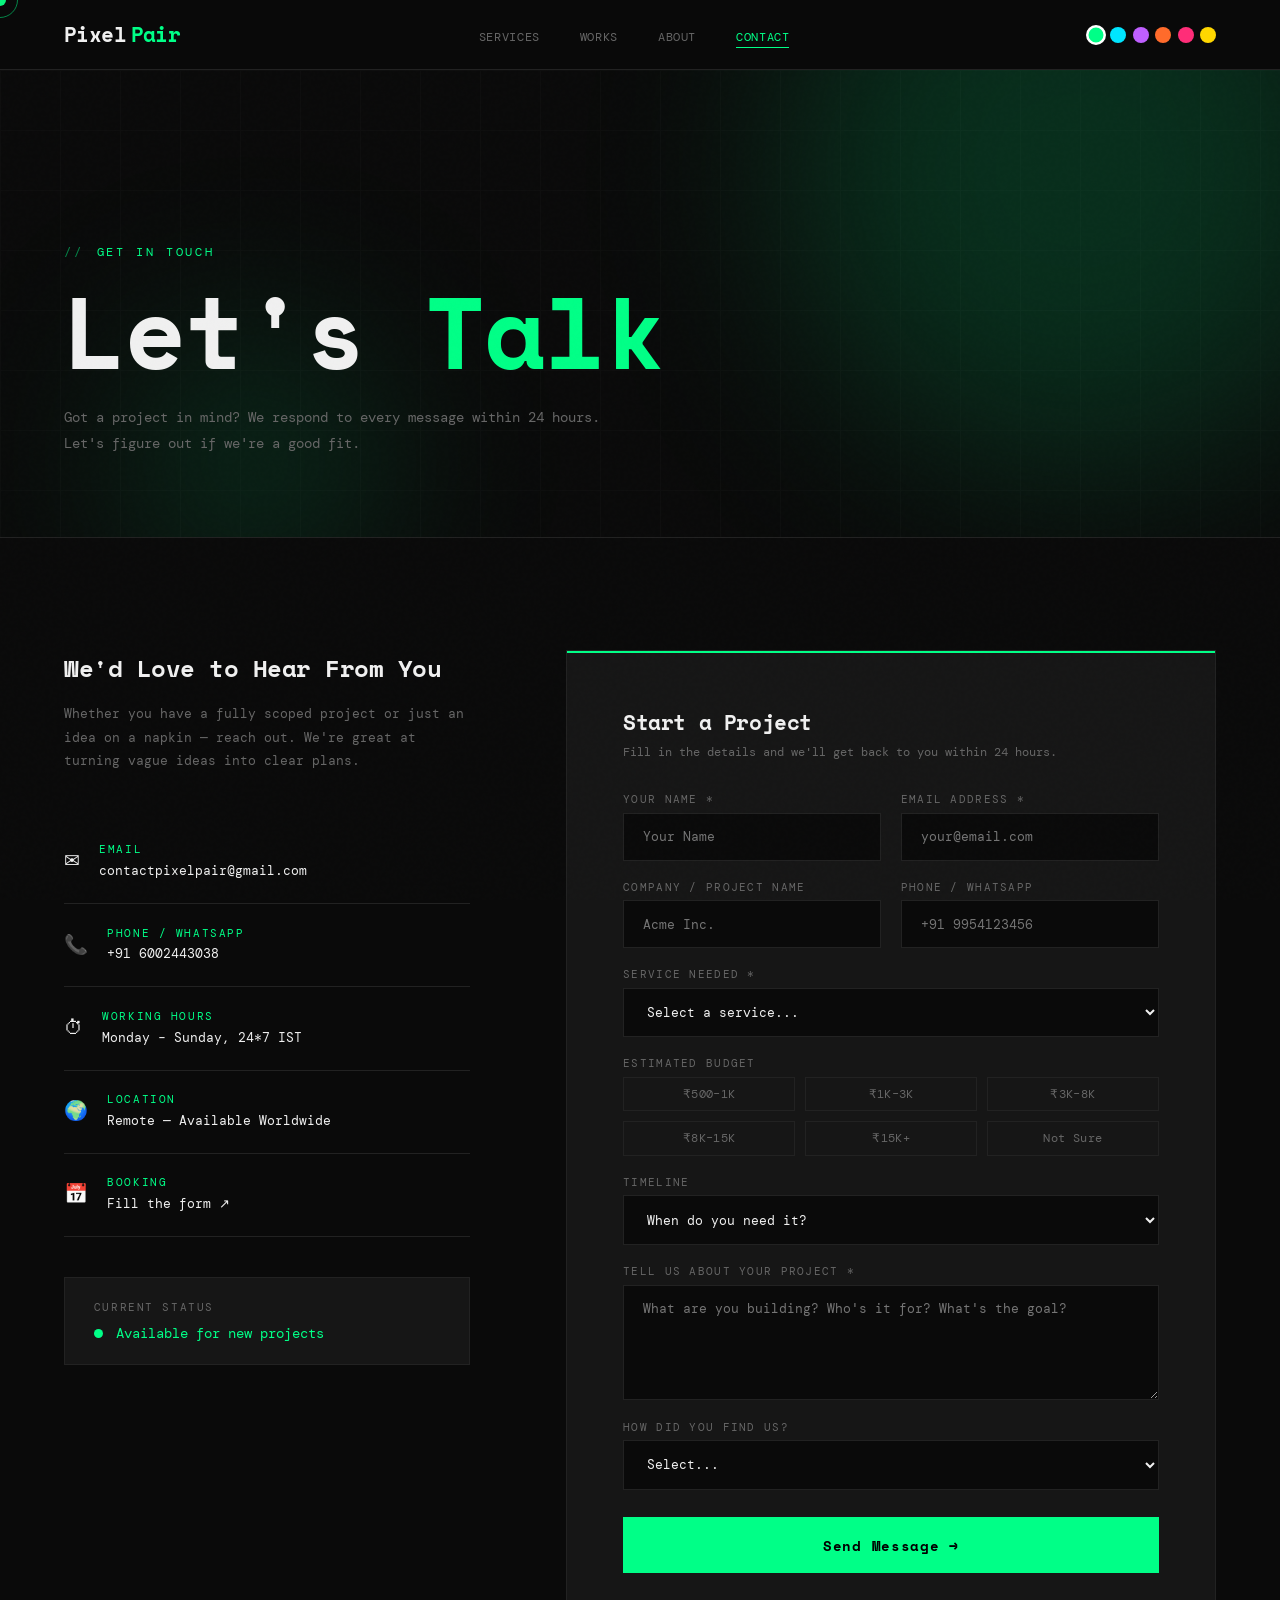
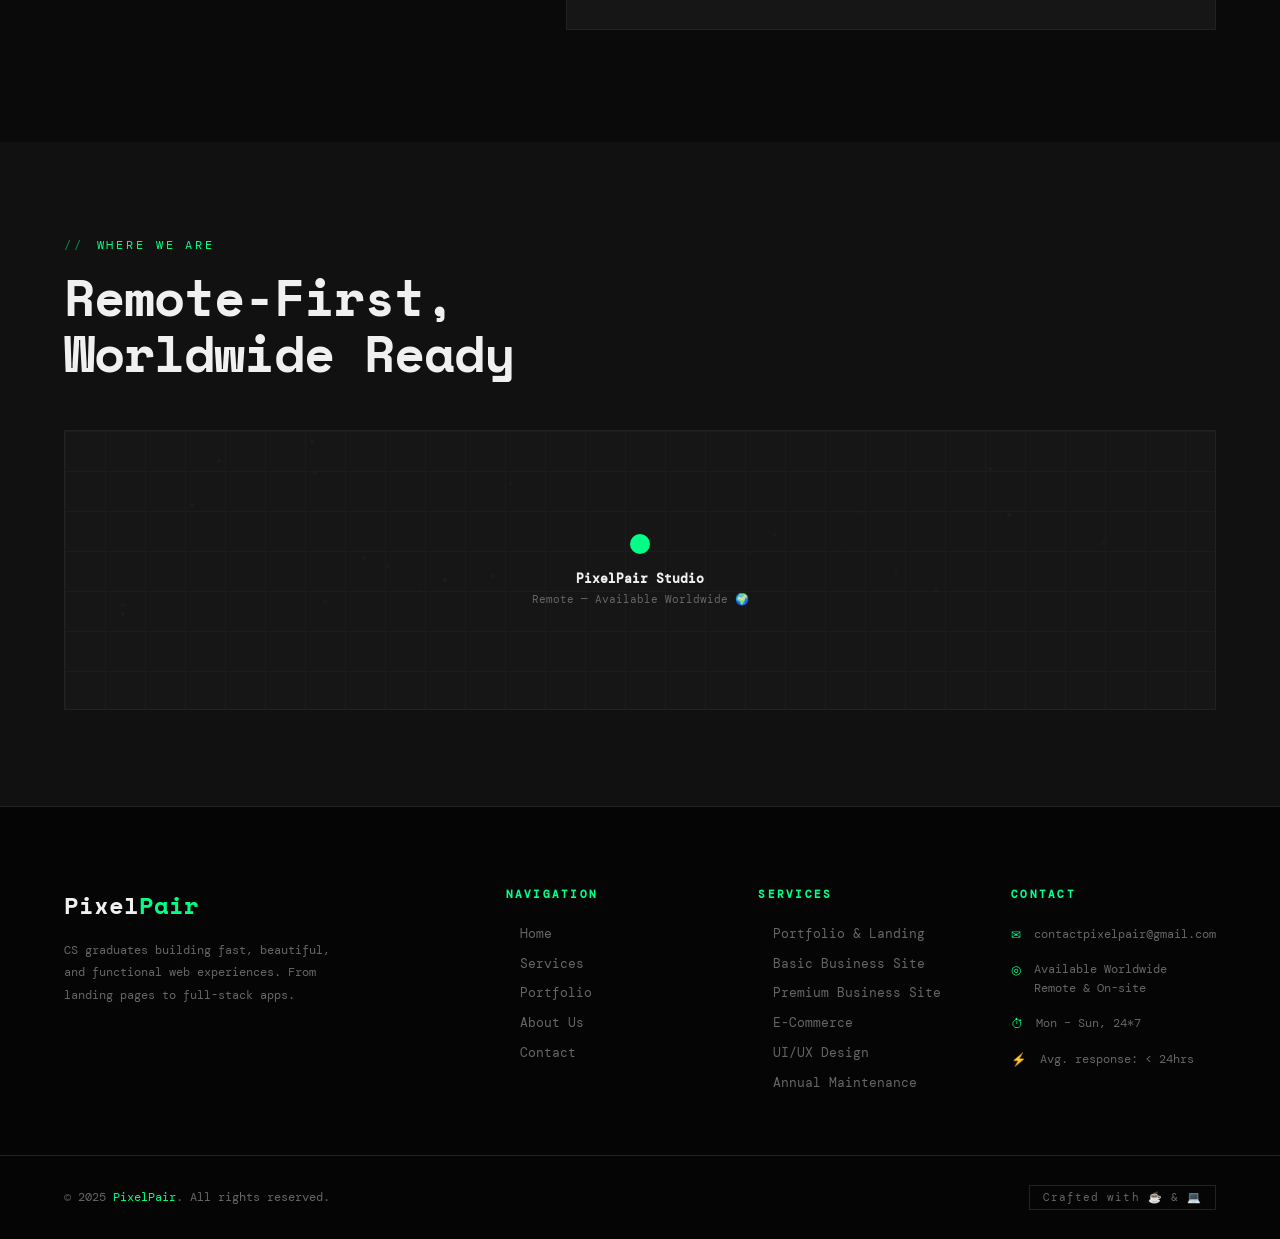
<file: PixelPair/contact.html>
<!DOCTYPE html>
<html lang="en">
<head>
<meta charset="UTF-8">
<meta name="viewport" content="width=device-width, initial-scale=1.0">
<meta name="description" content="Contact PixelPair — Start your project today.">
<title>Contact — PixelPair</title>
<link href="https://fonts.googleapis.com/css2?family=Space+Mono:ital,wght@0,400;0,700;1,400;1,700&family=DM+Mono:wght@300;400;500&display=swap" rel="stylesheet">
<link rel="stylesheet" href="pixelpair.css">
<style>
/* CONTACT MAIN */
#contact-main{padding:7rem 4rem}
.contact-grid{display:grid;grid-template-columns:1fr 1.6fr;gap:6rem;align-items:start}

/* INFO SIDE */
.contact-info-title{font-size:1.5rem;font-weight:700;letter-spacing:-0.02em;margin-bottom:1rem}
.contact-info-desc{font-family:'DM Mono',monospace;font-size:0.82rem;color:var(--muted);line-height:1.8;margin-bottom:3rem}
.contact-details{display:flex;flex-direction:column;gap:0}
.contact-detail-item{padding:1.4rem 0;border-bottom:1px solid var(--border);display:flex;gap:1.2rem;align-items:flex-start;transition:all 0.3s}
.contact-detail-item:hover .cd-label{color:var(--accent)}
.cd-icon{font-size:1.2rem;flex-shrink:0;margin-top:2px}
.cd-label{font-family:'DM Mono',monospace;font-size:0.66rem;color:var(--accent);letter-spacing:0.15em;text-transform:uppercase;margin-bottom:0.3rem}
.cd-value{font-family:'DM Mono',monospace;font-size:0.82rem;color:var(--text);line-height:1.5}
.cd-value a{color:var(--text);text-decoration:none;transition:color 0.3s}
.cd-value a:hover{color:var(--accent)}
.availability-bar{margin-top:2.5rem;background:var(--card);border:1px solid var(--border);padding:1.4rem 1.8rem}
.avail-label{font-family:'DM Mono',monospace;font-size:0.66rem;color:var(--muted);letter-spacing:0.15em;text-transform:uppercase;margin-bottom:0.7rem}
.avail-status{display:flex;align-items:center;gap:0.8rem;font-family:'DM Mono',monospace;font-size:0.85rem}
.avail-dot{width:9px;height:9px;border-radius:50%;background:var(--accent);animation:avPulse 2s infinite}
@keyframes avPulse{0%,100%{opacity:1;transform:scale(1)}50%{opacity:0.5;transform:scale(1.3)}}
.avail-text{color:var(--accent)}
.social-links-block{margin-top:2rem}
.social-links-label{font-family:'DM Mono',monospace;font-size:0.66rem;color:var(--muted);letter-spacing:0.15em;text-transform:uppercase;margin-bottom:1rem}
.social-row{display:flex;gap:0.5rem;flex-wrap:wrap}
.soc-btn{font-family:'DM Mono',monospace;font-size:0.72rem;color:var(--muted);border:1px solid var(--border);padding:0.4rem 1rem;text-decoration:none;transition:all 0.25s;letter-spacing:0.05em}
.soc-btn:hover{border-color:var(--accent);color:var(--accent);background:var(--glow)}

/* FORM SIDE */
.contact-form-wrap{background:var(--card);border:1px solid var(--border);padding:3.5rem;position:relative;overflow:hidden}
.contact-form-wrap::before{content:'';position:absolute;top:0;left:0;right:0;height:2px;background:var(--accent)}
.form-title{font-size:1.3rem;font-weight:700;letter-spacing:-0.02em;margin-bottom:0.4rem}
.form-subtitle{font-family:'DM Mono',monospace;font-size:0.76rem;color:var(--muted);margin-bottom:2rem}
.contact-form{display:flex;flex-direction:column;gap:1.2rem}
.form-row{display:grid;grid-template-columns:1fr 1fr;gap:1.2rem}
.form-field{display:flex;flex-direction:column;gap:0.4rem}
.form-field label{font-family:'DM Mono',monospace;font-size:0.67rem;color:var(--muted);letter-spacing:0.12em;text-transform:uppercase}
.form-field input,.form-field textarea,.form-field select{
  background:var(--bg);border:1px solid var(--border);color:var(--text);
  padding:0.9rem 1.2rem;font-family:'DM Mono',monospace;font-size:0.82rem;
  outline:none;transition:border-color 0.3s,box-shadow 0.3s;resize:vertical;width:100%
}
.form-field input:focus,.form-field textarea:focus,.form-field select:focus{border-color:var(--accent);box-shadow:0 0 0 3px var(--glow)}
.form-field select option{background:var(--card)}

/* BUDGET BUTTONS */
.budget-grid{display:grid;grid-template-columns:repeat(3,1fr);gap:0.6rem}
.budget-btn{font-family:'DM Mono',monospace;font-size:0.72rem;color:var(--muted);border:1px solid var(--border);padding:0.55rem 0.5rem;background:transparent;cursor:pointer;transition:all 0.25s;letter-spacing:0.03em}
.budget-btn:hover,.budget-btn.active{border-color:var(--accent);color:var(--accent);background:var(--glow)}

.form-submit{
  padding:1.1rem 2.5rem;background:var(--accent);color:#000;
  font-family:'Space Mono',monospace;font-weight:700;font-size:0.9rem;
  border:none;cursor:pointer;letter-spacing:0.05em;width:100%;
  transition:all 0.3s;margin-top:0.5rem;position:relative;overflow:hidden
}
.form-submit::before{content:'';position:absolute;inset:0;background:white;transform:translateX(-100%);transition:transform 0.35s}
.form-submit:hover::before{transform:translateX(0)}
.form-submit span{position:relative;z-index:1}
.form-submit:hover{transform:translateY(-2px);box-shadow:0 12px 35px var(--glow)}
.form-submit:disabled{opacity:0.6;cursor:not-allowed;transform:none}

/* VALIDATION ERRORS */
.form-error{display:none;background:rgba(255,45,45,0.08);border:1px solid rgba(255,45,45,0.3);color:#ff5555;font-family:'DM Mono',monospace;font-size:0.72rem;padding:0.6rem 0.9rem;margin-top:-0.3rem}
.form-error.show{display:block}

/* SUCCESS OVERLAY */
.success-overlay{display:none;flex-direction:column;align-items:center;justify-content:center;text-align:center;padding:5rem 2rem;gap:1.5rem;position:absolute;inset:0;background:var(--card);z-index:10}
.success-overlay.show{display:flex}
.success-icon{font-size:4rem;animation:popIn 0.5s cubic-bezier(0.34,1.56,0.64,1)}
@keyframes popIn{from{transform:scale(0) rotate(-20deg)}to{transform:scale(1) rotate(0)}}
.success-title{font-size:1.5rem;font-weight:700}
.success-desc{font-family:'DM Mono',monospace;font-size:0.82rem;color:var(--muted);line-height:1.7;max-width:360px}
.success-back{margin-top:0.5rem;font-family:'DM Mono',monospace;font-size:0.78rem;color:var(--accent);border:1px solid var(--accent);padding:0.5rem 1.5rem;cursor:pointer;background:transparent;transition:all 0.25s}
.success-back:hover{background:var(--glow)}

/* ACTIVATION BADGE */
.fs-badge{display:flex;align-items:flex-start;gap:0.9rem;background:var(--bg2);border:1px solid var(--border);border-left:3px solid var(--accent);padding:1rem 1.2rem;margin-bottom:2rem;font-family:'DM Mono',monospace;font-size:0.71rem;color:var(--muted);line-height:1.65}
.fs-badge strong{color:var(--accent);display:block;margin-bottom:0.2rem}
.fs-badge-icon{font-size:1.1rem;flex-shrink:0;margin-top:2px}

/* LOCATION */
#location{background:var(--bg2);padding:6rem 4rem}
.map-container{background:var(--card);border:1px solid var(--border);height:280px;display:flex;align-items:center;justify-content:center;position:relative;overflow:hidden;margin-top:3rem}
.map-grid{position:absolute;inset:0;background-image:linear-gradient(var(--border) 1px,transparent 1px),linear-gradient(90deg,var(--border) 1px,transparent 1px);background-size:40px 40px;opacity:0.5}
.map-pin{position:relative;z-index:2;text-align:center}
.map-pin-dot{width:20px;height:20px;border-radius:50%;background:var(--accent);margin:0 auto 1rem;animation:avPulse 2s infinite}
.map-pin-label{font-family:'DM Mono',monospace;font-size:0.82rem;color:var(--text);font-weight:700}
.map-pin-sub{font-family:'DM Mono',monospace;font-size:0.7rem;color:var(--muted);margin-top:0.3rem}
.map-dots{position:absolute;inset:0;pointer-events:none}
.map-dot{position:absolute;width:4px;height:4px;border-radius:50%;background:var(--border)}

@media(max-width:900px){
  #contact-main{padding:4rem 1.5rem}
  .contact-grid{grid-template-columns:1fr;gap:3rem}
  .form-row{grid-template-columns:1fr}
  .budget-grid{grid-template-columns:repeat(2,1fr)}
  .contact-form-wrap{padding:2rem 1.5rem}
  #location{padding:4rem 1.5rem}
}
@media(max-width:540px){
  .budget-grid{grid-template-columns:repeat(2,1fr)}
}
</style>
</head>
<body>
<div id="page-transition"><div class="pt-panel"></div><div class="pt-label" id="pt-label">Loading...</div></div>
<div class="cursor" id="cursor"></div>
<div class="cursor-follower" id="cursorFollower"></div>

<nav id="navbar">
  <a href="index.html" class="nav-logo" data-page="Home">Pixel<span>Pair</span></a>
  <ul class="nav-links">
    <li><a href="services.html" data-page="Services">Services</a></li>
    <li><a href="portfolio.html" data-page="Portfolio">Works</a></li>
    <li><a href="about.html" data-page="About">About</a></li>
    <li><a href="contact.html" class="active">Contact</a></li>
  </ul>
  <div class="nav-right">
    <div class="theme-switcher">
      <div class="theme-btn t-green" onclick="setTheme('')"></div>
      <div class="theme-btn t-cyan" onclick="setTheme('theme-cyan')"></div>
      <div class="theme-btn t-purple" onclick="setTheme('theme-purple')"></div>
      <div class="theme-btn t-orange" onclick="setTheme('theme-orange')"></div>
      <div class="theme-btn t-pink" onclick="setTheme('theme-pink')"></div>
      <div class="theme-btn t-gold" onclick="setTheme('theme-gold')"></div>
    </div>
    <button class="hamburger" id="hamburger" aria-label="Toggle menu">
      <span></span><span></span><span></span>
    </button>
  </div>
  <div class="mobile-menu" id="mobileMenu">
    <a href="index.html" data-page="Home">Home</a>
    <a href="services.html" data-page="Services">Services</a>
    <a href="portfolio.html" data-page="Portfolio">Portfolio</a>
    <a href="about.html" data-page="About">About</a>
    <a href="contact.html">Contact</a>
    <div class="mobile-menu-divider"></div>
    <div class="mobile-theme-row">
      <span class="mobile-theme-label">Theme</span>
      <div class="theme-btn t-green" onclick="setTheme('')"></div>
      <div class="theme-btn t-cyan" onclick="setTheme('theme-cyan')"></div>
      <div class="theme-btn t-purple" onclick="setTheme('theme-purple')"></div>
      <div class="theme-btn t-orange" onclick="setTheme('theme-orange')"></div>
      <div class="theme-btn t-pink" onclick="setTheme('theme-pink')"></div>
      <div class="theme-btn t-gold" onclick="setTheme('theme-gold')"></div>
    </div>
  </div>
</nav>

<div class="page-hero">
  <div class="page-hero-grid"></div>
  <div class="page-hero-orb orb-a"></div>
  <div class="page-hero-orb orb-b"></div>
  <div class="page-tag">Get In Touch</div>
  <h1 class="page-title">Let's <span>Talk</span></h1>
  <p class="page-desc">Got a project in mind? We respond to every message within 24 hours. Let's figure out if we're a good fit.</p>
</div>

<section id="contact-main">
  <div class="contact-grid">

    <!-- ── INFO SIDE ── -->
    <div class="reveal">
      <div class="contact-info-title">We'd Love to Hear From You</div>
      <p class="contact-info-desc">Whether you have a fully scoped project or just an idea on a napkin — reach out. We're great at turning vague ideas into clear plans.</p>

      <div class="contact-details">
        <div class="contact-detail-item">
          <div class="cd-icon">✉</div>
          <div><div class="cd-label">Email</div><div class="cd-value"><a href="mailto:contactpixelpair@gmail.com">contactpixelpair@gmail.com</a></div></div>
        </div>
        <div class="contact-detail-item">
          <div class="cd-icon">📞</div>
          <div><div class="cd-label">Phone / WhatsApp</div><div class="cd-value"><a href="tel:6002443038">+91 6002443038</a></div></div>
        </div>
        <div class="contact-detail-item">
          <div class="cd-icon">⏱</div>
          <div><div class="cd-label">Working Hours</div><div class="cd-value">Monday – Sunday, 24*7 IST</div></div>
        </div>
        <div class="contact-detail-item">
          <div class="cd-icon">🌍</div>
          <div><div class="cd-label">Location</div><div class="cd-value">Remote — Available Worldwide</div></div>
        </div>
        <div class="contact-detail-item">
          <div class="cd-icon">📅</div>
          <div><div class="cd-label">Booking</div><div class="cd-value"><a href="#contactForm">Fill the form ↗</a></div></div>
        </div>
      </div>

      <div class="availability-bar">
        <div class="avail-label">Current Status</div>
        <div class="avail-status">
          <div class="avail-dot"></div>
          <span class="avail-text">Available for new projects</span>
        </div>
      </div>


    </div>

    <!-- ── FORM SIDE ── -->
    <div class="contact-form-wrap reveal">

      <div class="form-title">Start a Project</div>
      <div class="form-subtitle">Fill in the details and we'll get back to you within 24 hours.</div>

      

      <!--
      ┌─────────────────────────────────────────────────────────┐
      │  ONLY ONE THING TO CHANGE IN THIS ENTIRE FILE:          │
      │  In the <form action="..."> below, replace              │
      │  hello@pixelpair.dev  with your actual email address.   │
      │                                                         │
      │  That's it. FormSubmit handles everything else.         │
      └─────────────────────────────────────────────────────────┘
      -->
      <form
        class="contact-form"
        id="contactForm"
        action="https://formsubmit.co/contactpixelpair@gmail.com"
        method="POST"
        onsubmit="return handleSubmit(event)"
        novalidate
      >
        <!-- ── FormSubmit configuration (hidden fields) ─────── -->

        <!-- Where to redirect after success — update YOUR_DOMAIN to your live URL -->
        <!-- <input type="hidden" name="_next" value="https://YOUR_DOMAIN/contact.html?sent=1"> -->
        <input type="hidden" name="_next" value="http://127.0.0.1:3000/contact.html">


        <!-- Email subject line in your inbox -->
        <input type="hidden" name="_subject" value="New Project Inquiry — PixelPair">

        <!-- Disable FormSubmit's built-in captcha page (we use honeypot below) -->
        <input type="hidden" name="_captcha" value="false">

        <!-- Use a clean table layout in the email body -->
        <input type="hidden" name="_template" value="table">

        <!-- Honeypot — invisible to real users, bots fill it → submission silently blocked -->
        <input type="text" name="_honey" style="display:none" tabindex="-1" autocomplete="off">

        <!-- Budget (filled by JS when user clicks a budget button) -->
        <input type="hidden" id="budget-input" name="budget" value="Not specified">

        <!-- ── Visible form fields ───────────────────────────── -->
        <div class="form-row">
          <div class="form-field">
            <label>Your Name *</label>
            <input type="text" name="name" id="f-name" placeholder="Your Name" required minlength="2" autocomplete="name">
            <div class="form-error" id="err-name">Please enter your name (min 2 characters)</div>
          </div>
          <div class="form-field">
            <label>Email Address *</label>
            <input type="email" name="email" id="f-email" placeholder="your@email.com" required autocomplete="email">
            <div class="form-error" id="err-email">Please enter a valid email address</div>
          </div>
        </div>

        <div class="form-row">
          <div class="form-field">
            <label>Company / Project Name</label>
            <input type="text" name="company" placeholder="Acme Inc." autocomplete="organization">
          </div>
          <div class="form-field">
            <label>Phone / WhatsApp</label>
            <input type="tel" name="phone" placeholder="+91 9954123456" autocomplete="tel">
          </div>
        </div>

        <div class="form-field">
          <label>Service Needed *</label>
          <select name="service" id="f-service" required>
            <option value="">Select a service...</option>
            <option>Portfolio / Landing Website</option>
            <option>Basic Business Website</option>
            <option>Premium Business Website</option>
            <option>E-Commerce Website</option>
            <option>UI / UX Design</option>
            <option>Annual Maintenance</option>
            <option>Full Package</option>

            <option>Not Sure Yet</option>
          </select>
          <div class="form-error" id="err-service">Please select a service</div>
        </div>

        <div class="form-field">
          <label>Estimated Budget</label>
          <div class="budget-grid">
            <button type="button" class="budget-btn" onclick="selectBudget(this)">₹500–1K</button>
            <button type="button" class="budget-btn" onclick="selectBudget(this)">₹1K–3K</button>
            <button type="button" class="budget-btn" onclick="selectBudget(this)">₹3K–8K</button>
            <button type="button" class="budget-btn" onclick="selectBudget(this)">₹8K–15K</button>
            <button type="button" class="budget-btn" onclick="selectBudget(this)">₹15K+</button>
            <button type="button" class="budget-btn" onclick="selectBudget(this)">Not Sure</button>
          </div>
        </div>

        <div class="form-field">
          <label>Timeline</label>
          <select name="timeline">
            <option value="">When do you need it?</option>
            <option>ASAP (Rush Project)</option>
            <option>Within 1 Month</option>
            <option>1–3 Months</option>
            <option>3–6 Months</option>
            <option>Flexible</option>
          </select>
        </div>

        <div class="form-field">
          <label>Tell Us About Your Project *</label>
          <textarea name="message" id="f-message" rows="5" placeholder="What are you building? Who's it for? What's the goal?" required minlength="20"></textarea>
          <div class="form-error" id="err-message">Please describe your project (at least 20 characters)</div>
        </div>

        <div class="form-field">
          <label>How Did You Find Us?</label>
          <select name="source">
            <option value="">Select...</option>
            <option>Google Search</option>
            <option>Social Media</option>
            <option>Word of Mouth / Referral</option>
            <option>GitHub</option>
            <option>Other</option>
          </select>
        </div>

        <button type="submit" class="form-submit" id="submit-btn">
          <span>Send Message →</span>
        </button>
      </form>

      <!-- Success overlay — shown when ?sent=1 appears in URL after redirect -->
      <div class="success-overlay" id="success-overlay">
        <div class="success-icon">✅</div>
        <div class="success-title">Message Sent!</div>
        <p class="success-desc">Thanks for reaching out! We'll review your project and get back to you within 24 hours.</p>
        <button class="success-back" onclick="hideSuccess()">Send Another Message</button>
      </div>

    </div>
  </div>
</section>

<!-- LOCATION -->
<section id="location">
  <div class="section-label reveal">Where We Are</div>
  <h2 class="section-title reveal">Remote-First,<br>Worldwide Ready</h2>
  <div class="map-container reveal">
    <div class="map-grid"></div>
    <div class="map-dots" id="mapDots"></div>
    <div class="map-pin">
      <div class="map-pin-dot"></div>
      <div class="map-pin-label">PixelPair Studio</div>
      <div class="map-pin-sub">Remote — Available Worldwide 🌍</div>
    </div>
  </div>
</section>

<footer>
  <div class="footer-top">
    <div class="footer-brand">
      <div class="footer-logo">Pixel<span>Pair</span></div>
      <p>CS graduates building fast, beautiful, and functional web experiences. From landing pages to full-stack apps.</p>

    </div>
    <div class="footer-col"><h4>Navigation</h4><ul>
      <li><a href="index.html" data-page="Home">Home</a></li>
      <li><a href="services.html" data-page="Services">Services</a></li>
      <li><a href="portfolio.html" data-page="Portfolio">Portfolio</a></li>
      <li><a href="about.html" data-page="About">About Us</a></li>
      <li><a href="contact.html">Contact</a></li>
    </ul></div>
    <div class="footer-col"><h4>Services</h4><ul>
      <li><a href="servicedetail.html?s=portfolio">Portfolio &amp; Landing</a></li>
      <li><a href="servicedetail.html?s=basic">Basic Business Site</a></li>
      <li><a href="servicedetail.html?s=premium">Premium Business Site</a></li>
      <li><a href="servicedetail.html?s=ecommerce">E-Commerce</a></li>
      <li><a href="servicedetail.html?s=uiux">UI/UX Design</a></li>
      <li><a href="servicedetail.html?s=maintenance">Annual Maintenance</a></li>
    </ul></div>
    <div class="footer-col"><h4>Contact</h4>
      <div class="footer-contact-item"><span class="icon">✉</span><span>contactpixelpair@gmail.com</span></div>
      <div class="footer-contact-item"><span class="icon">◎</span><span>Available Worldwide<br>Remote &amp; On-site</span></div>
      <div class="footer-contact-item"><span class="icon">⏱</span><span>Mon – Sun, 24*7</span></div>
      <div class="footer-contact-item"><span class="icon">⚡</span><span>Avg. response: &lt; 24hrs</span></div>
    </div>
  </div>
  <div class="footer-bottom">
    <div class="footer-copy">© 2025 <span>PixelPair</span>. All rights reserved.</div>
    <div class="footer-badge">Crafted with ☕ &amp; 💻</div>
  </div>
</footer>

<script src="pixelpair.js"></script>
<script>
// ── BUDGET SELECTOR ──────────────────────────────────────────
function selectBudget(btn) {
  document.querySelectorAll('.budget-btn').forEach(b => b.classList.remove('active'));
  btn.classList.add('active');
  document.getElementById('budget-input').value = btn.textContent.trim();
}

// ── VALIDATION ───────────────────────────────────────────────
function showError(id, show) {
  const el = document.getElementById(id);
  if (el) el.classList.toggle('show', show);
}

function validateForm(form) {
  let valid = true;
  const emailRx = /^[^\s@]+@[^\s@]+\.[^\s@]+$/;
  const name    = form.querySelector('#f-name').value.trim();
  const email   = form.querySelector('#f-email').value.trim();
  const service = form.querySelector('#f-service').value;
  const message = form.querySelector('#f-message').value.trim();

  if (name.length < 2)      { showError('err-name',    true);  valid = false; } else showError('err-name',    false);
  if (!emailRx.test(email)) { showError('err-email',   true);  valid = false; } else showError('err-email',   false);
  if (!service)             { showError('err-service', true);  valid = false; } else showError('err-service', false);
  if (message.length < 20)  { showError('err-message', true);  valid = false; } else showError('err-message', false);

  return valid;
}

// ── SUBMIT ───────────────────────────────────────────────────
// Runs client-side validation first, then lets the native HTML
// POST submit to FormSubmit — no JS API calls needed.
function handleSubmit(e) {
  if (!validateForm(e.target)) {
    e.preventDefault(); // block submission if invalid
    return false;
  }
  // Show loading state while the page POSTs
  const btn = document.getElementById('submit-btn');
  btn.querySelector('span').textContent = 'Sending…';
  btn.disabled = true;
  return true; // allow the native form POST to proceed
}

// ── SUCCESS STATE ────────────────────────────────────────────
// FormSubmit redirects to _next URL with ?sent=1 appended.
// We detect that and show the overlay instead of a blank page.
(function checkIfSent() {
  if (new URLSearchParams(window.location.search).get('sent') === '1') {
    document.getElementById('success-overlay').classList.add('show');
    // Remove ?sent=1 from URL without a page reload
    history.replaceState({}, '', window.location.pathname);
  }
})();

function hideSuccess() {
  document.getElementById('success-overlay').classList.remove('show');
  document.getElementById('contactForm').reset();
  document.querySelectorAll('.budget-btn').forEach(b => b.classList.remove('active'));
  document.getElementById('budget-input').value = 'Not specified';
}

// ── DECORATIVE MAP DOTS ──────────────────────────────────────
(function generateMapDots() {
  const container = document.getElementById('mapDots');
  if (!container) return;
  for (let i = 0; i < 32; i++) {
    const dot = document.createElement('div');
    dot.className = 'map-dot';
    dot.style.left    = (Math.random() * 95).toFixed(1) + '%';
    dot.style.top     = (Math.random() * 90).toFixed(1) + '%';
    dot.style.opacity = (Math.random() * 0.45 + 0.15).toFixed(2);
    container.appendChild(dot);
  }
})();

// ── AUTO-FILL FROM URL ───────────────────────────────────────
(function autoFill() {
  const params = new URLSearchParams(window.location.search);
  const service = params.get('service');
  const price = parseInt(params.get('price'));

  if (service) {
    const serviceSelect = document.getElementById('f-service');
    // Map the service tag to the dropdown option
    const mapping = {
      'Portfolio & Landing': 'Portfolio / Landing Website',
      'Basic Business': 'Basic Business Website',
      'Premium Business': 'Premium Business Website',
      'E-Commerce': 'E-Commerce Website',
      'UI / UX Design': 'UI / UX Design',
      'Annual Maintenance': 'Annual Maintenance'
    };
    
    const targetValue = mapping[service] || service;
    
    // Logic to select the right option
    for (let i = 0; i < serviceSelect.options.length; i++) {
      if (serviceSelect.options[i].text === targetValue) {
        serviceSelect.selectedIndex = i;
        break;
      }
    }
  }

  if (!isNaN(price)) {
    let budgetBtnText = '';
    if (price <= 1000) budgetBtnText = '₹500–1K';
    else if (price <= 3000) budgetBtnText = '₹1K–3K';
    else if (price <= 8000) budgetBtnText = '₹3K–8K';
    else if (price <= 15000) budgetBtnText = '₹8K–15K';
    else budgetBtnText = '₹15K+';

    const btns = document.querySelectorAll('.budget-btn');
    btns.forEach(btn => {
      if (btn.textContent.trim() === budgetBtnText) {
        selectBudget(btn);
      }
    });
  }
})();
</script>
</body>
</html>
</file>
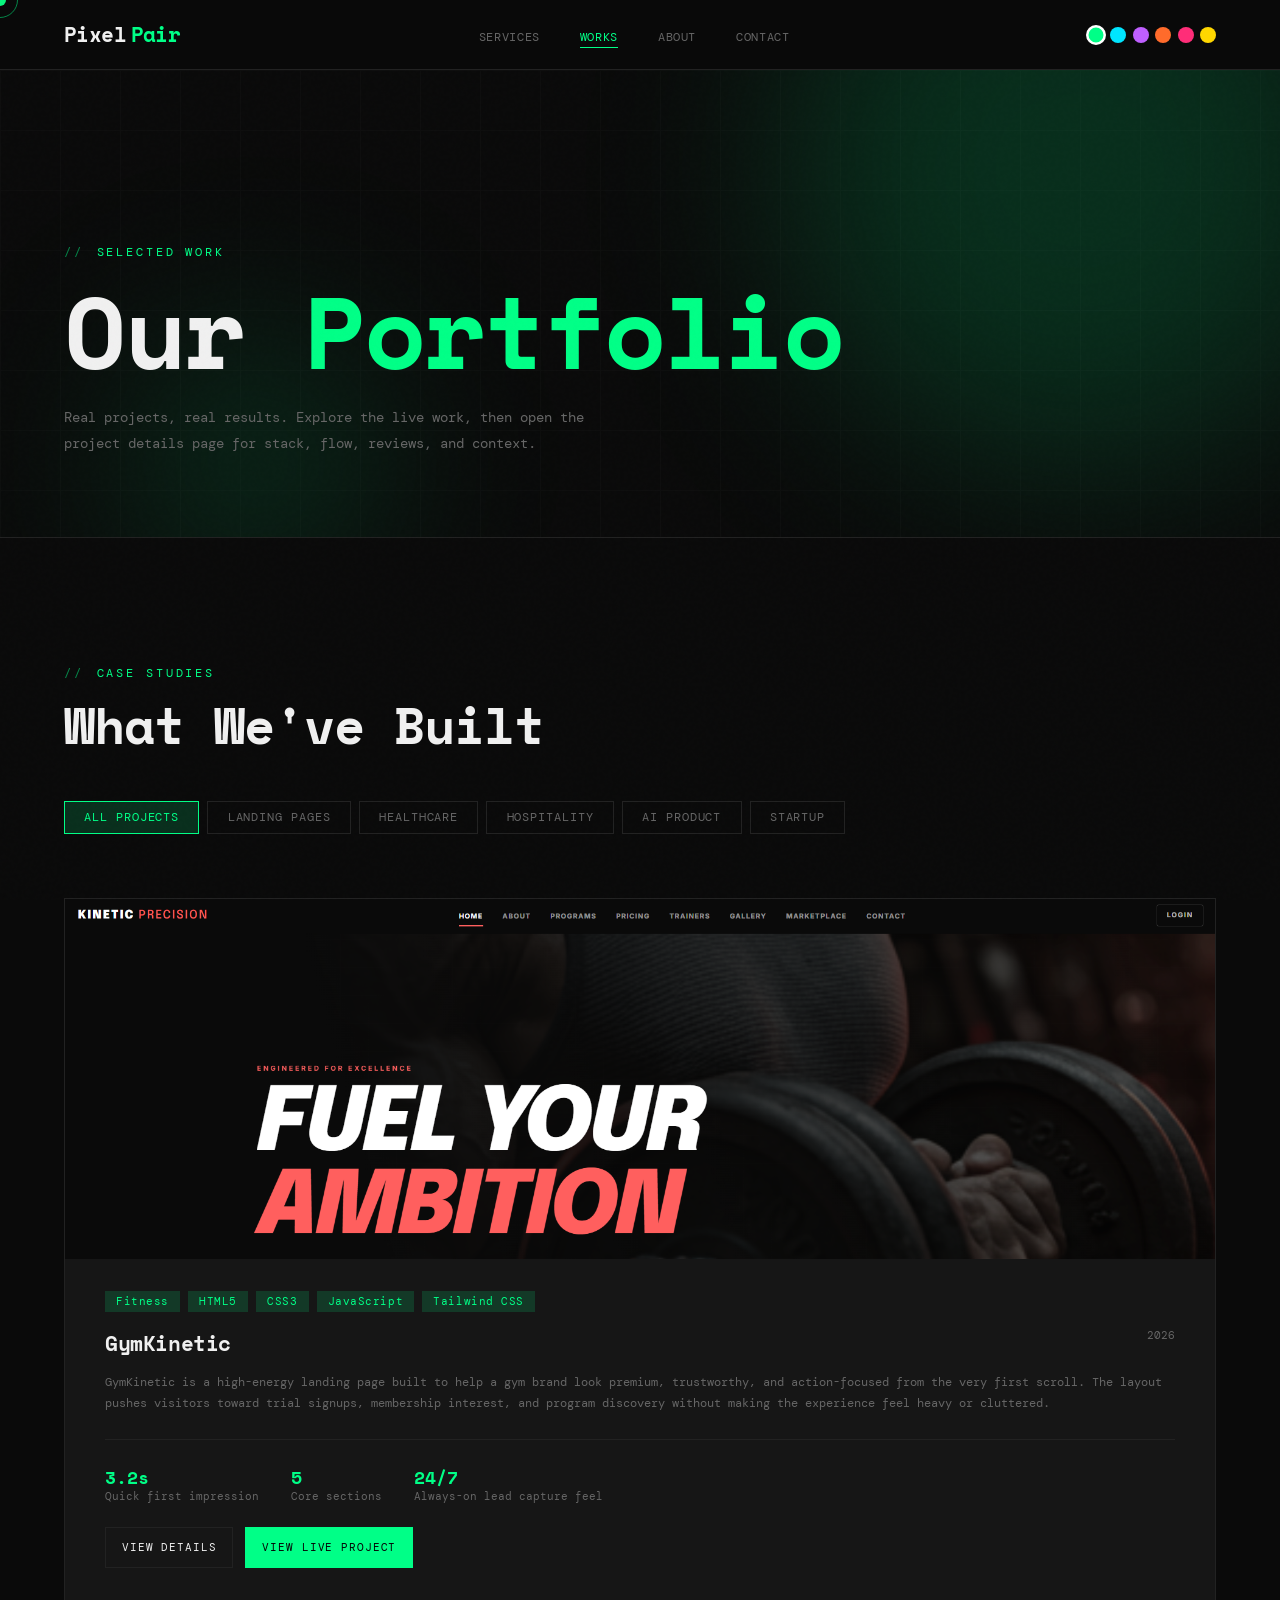
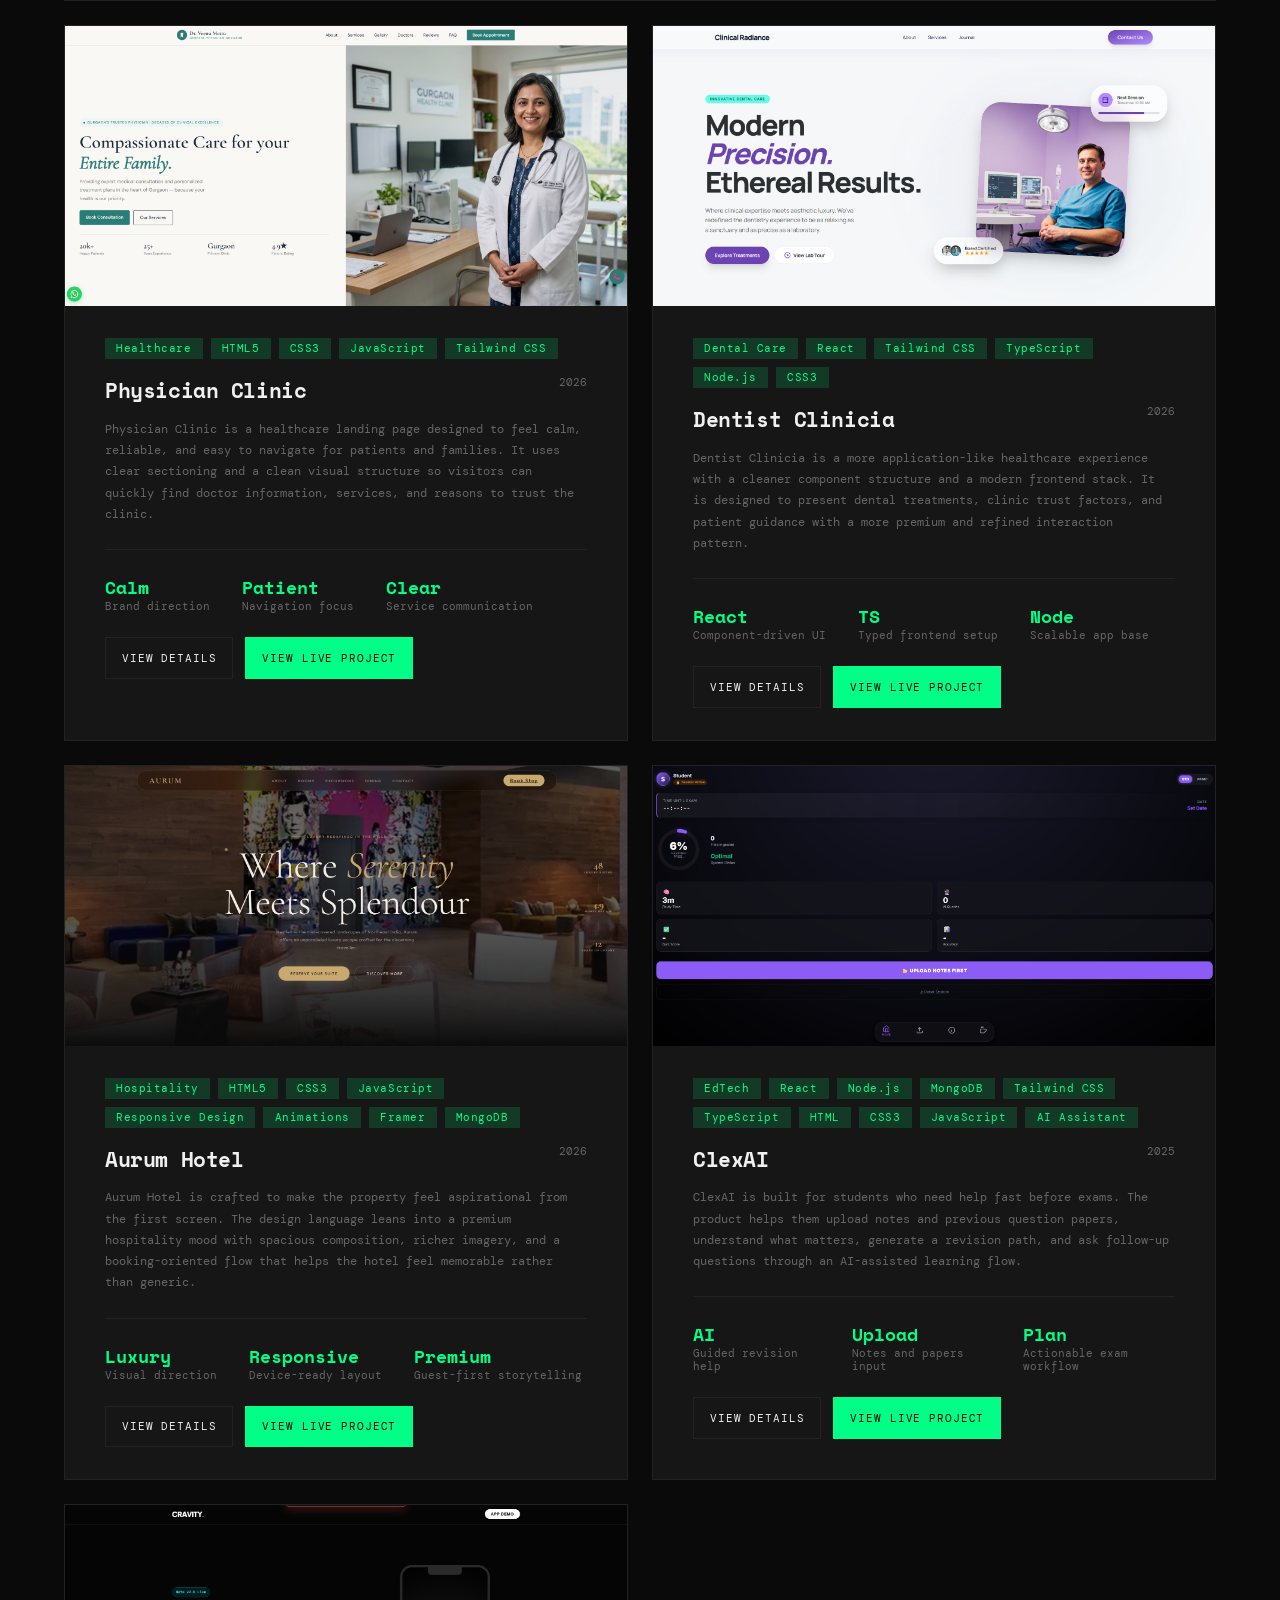
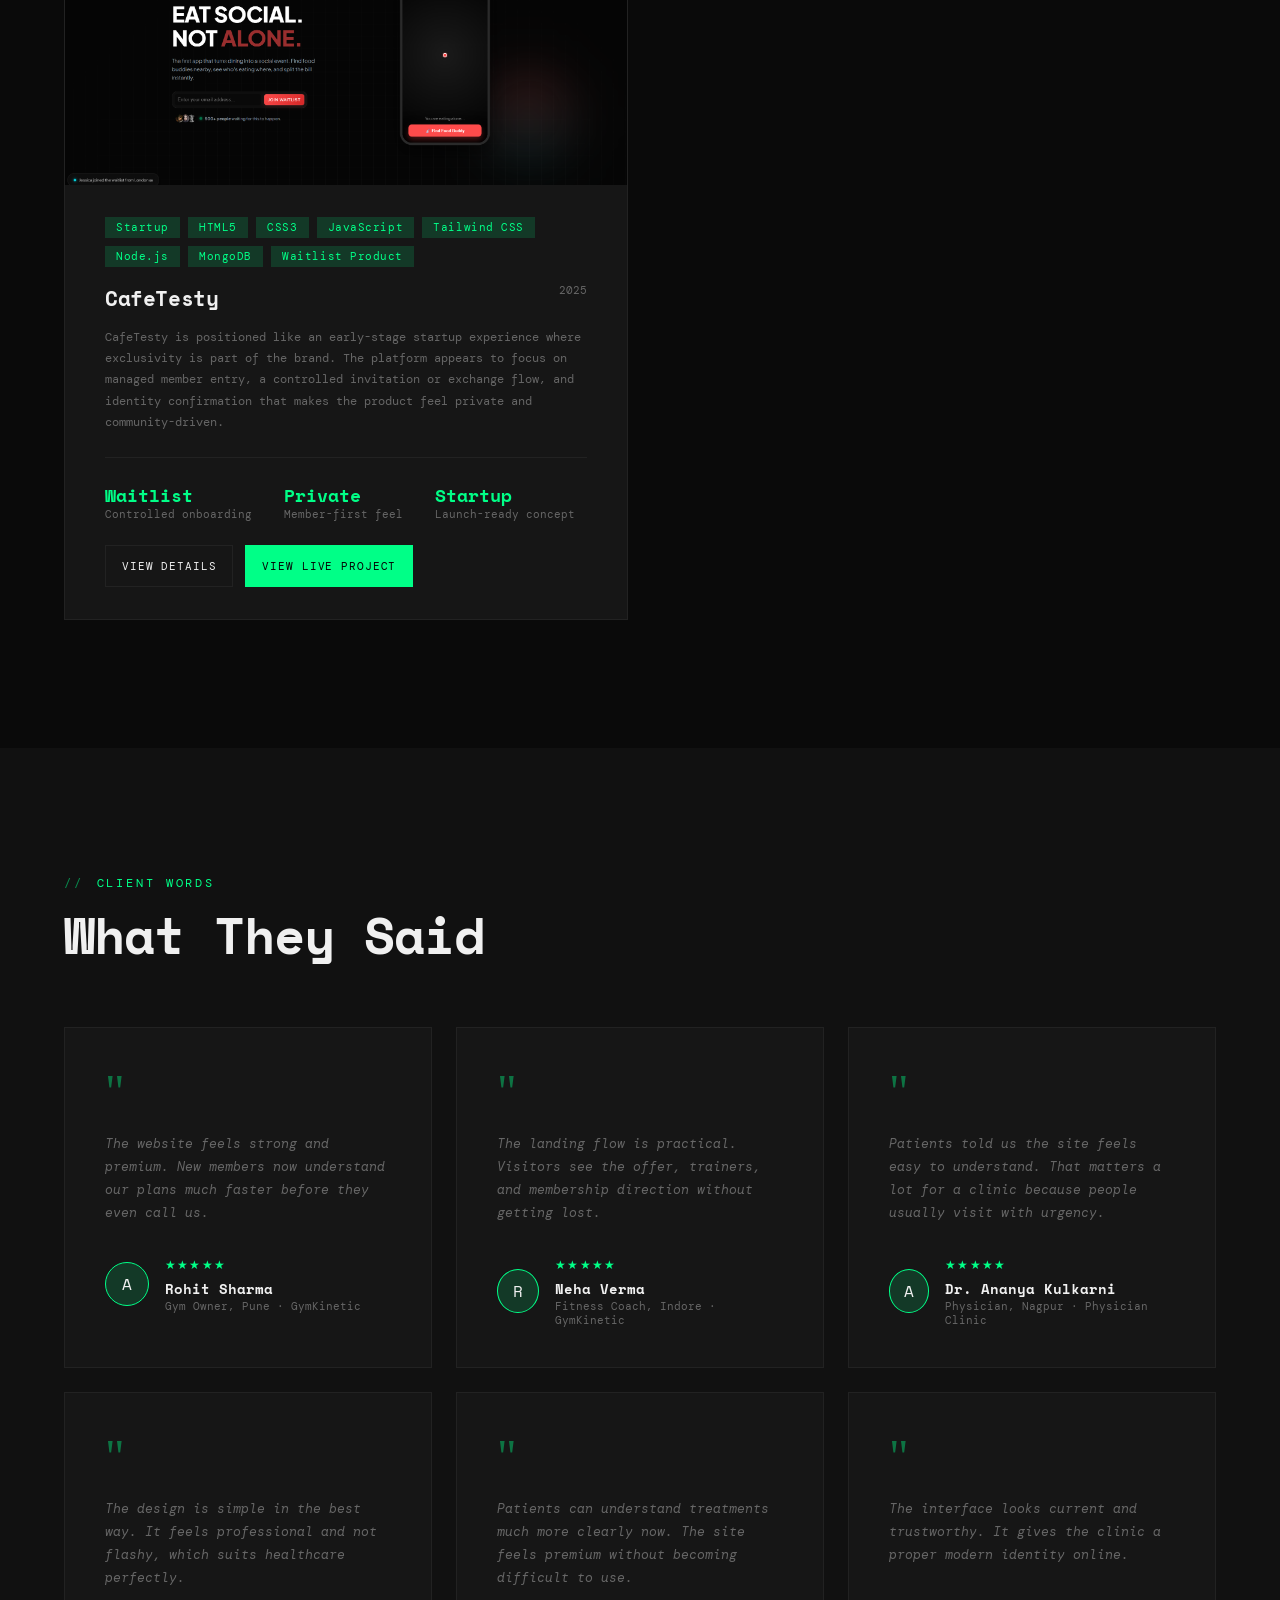
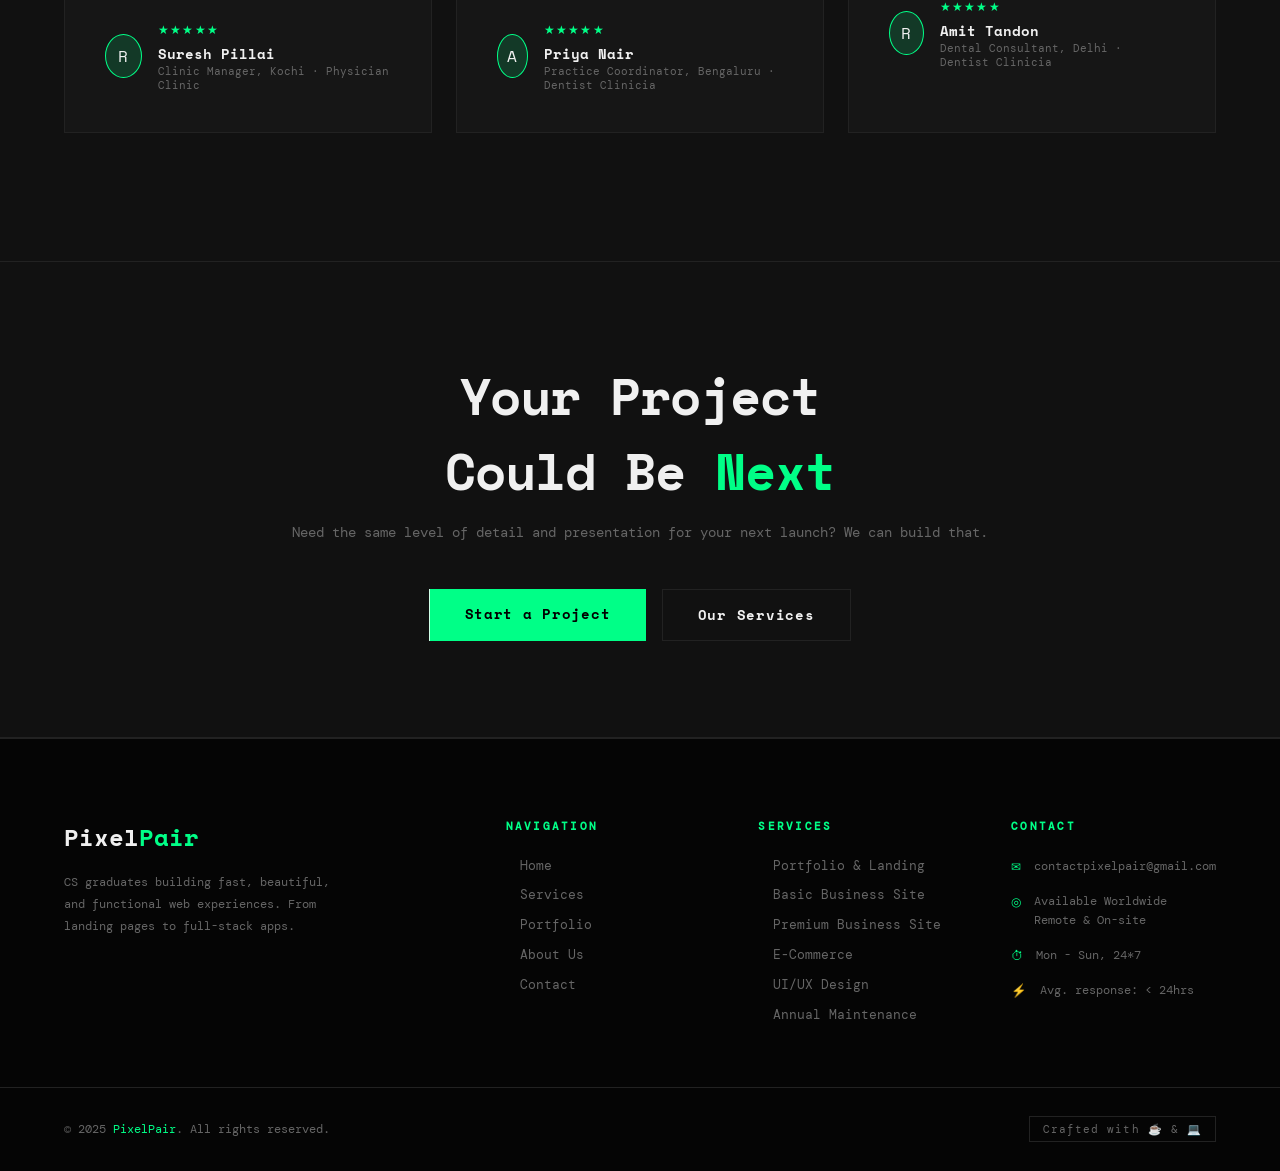
<file: PixelPair/portfolio.html>
<!DOCTYPE html>
<html lang="en">
<head>
<meta charset="UTF-8">
<meta name="viewport" content="width=device-width, initial-scale=1.0">
<meta name="description" content="PixelPair Portfolio - Real projects, real results.">
<title>Portfolio - PixelPair</title>
<link href="https://fonts.googleapis.com/css2?family=Space+Mono:ital,wght@0,400;0,700;1,400;1,700&family=DM+Mono:wght@300;400;500&display=swap" rel="stylesheet">
<link rel="stylesheet" href="pixelpair.css">
<style>
.filter-bar{display:flex;gap:0.5rem;margin:3rem 0 4rem;flex-wrap:wrap}
.filter-btn{font-family:'DM Mono',monospace;font-size:0.72rem;padding:0.5rem 1.2rem;background:transparent;border:1px solid var(--border);color:var(--muted);cursor:pointer;letter-spacing:0.08em;transition:all 0.25s;text-transform:uppercase}
.filter-btn:hover,.filter-btn.active{border-color:var(--accent);color:var(--accent);background:var(--glow)}
.portfolio-grid{display:grid;grid-template-columns:repeat(2,1fr);gap:1.5rem}
.proj-card{background:var(--card);border:1px solid var(--border);overflow:hidden;position:relative;transition:all 0.4s}
.proj-card.filter-hidden{display:none}
.proj-card.filter-visible{animation:slideIn 0.35s ease forwards}
@keyframes slideIn{from{opacity:0;transform:scale(0.97)}to{opacity:1;transform:scale(1)}}
.proj-card:hover{border-color:var(--accent);transform:translateY(-6px);box-shadow:0 25px 70px var(--glow)}
.proj-card.wide{grid-column:span 2}
.proj-img{height:280px;background:var(--bg);display:flex;align-items:center;justify-content:center;position:relative;overflow:hidden}
.proj-card.wide .proj-img{height:360px}
.proj-img-bg{width:100%;height:100%;display:flex;align-items:center;justify-content:center;transition:transform 0.5s;position:relative;background:linear-gradient(135deg,var(--bg2),var(--card))}
.proj-shot{width:100%;height:100%;object-fit:cover;object-position:top center;display:block}
.proj-card:hover .proj-img-bg{transform:scale(1.06)}
.proj-img-overlay{position:absolute;inset:0;background:linear-gradient(to top,rgba(0,0,0,0.92) 0%,transparent 60%);display:flex;flex-direction:column;justify-content:flex-end;padding:2rem;opacity:0;transition:opacity 0.4s}
.proj-card:hover .proj-img-overlay{opacity:1}
.proj-overlay-links{display:flex;gap:1rem;flex-wrap:wrap}
.proj-link{font-family:'DM Mono',monospace;font-size:0.72rem;color:var(--accent);border:1px solid var(--accent);padding:0.4rem 1rem;text-decoration:none;transition:all 0.3s;letter-spacing:0.08em}
.proj-link:hover{background:var(--accent);color:#000}
.proj-info{padding:2rem 2.5rem}
.proj-tags{display:flex;gap:0.5rem;flex-wrap:wrap;margin-bottom:1rem}
.proj-tag{font-family:'DM Mono',monospace;font-size:0.66rem;color:var(--accent);background:var(--glow);padding:0.25rem 0.7rem;letter-spacing:0.05em}
.proj-meta{display:flex;justify-content:space-between;align-items:flex-start;gap:1rem;margin-bottom:0.8rem}
.proj-title{font-size:1.3rem;font-weight:700;letter-spacing:-0.02em}
.proj-year{font-family:'DM Mono',monospace;font-size:0.7rem;color:var(--muted)}
.proj-desc{font-family:'DM Mono',monospace;font-size:0.78rem;color:var(--muted);line-height:1.7;margin-bottom:1.5rem}
.proj-stats{display:flex;gap:2rem;padding-top:1.5rem;border-top:1px solid var(--border)}
.proj-stat-val{font-size:1.1rem;font-weight:700;color:var(--accent)}
.proj-stat-label{font-family:'DM Mono',monospace;font-size:0.66rem;color:var(--muted)}
.project-actions{display:flex;gap:0.75rem;flex-wrap:wrap;margin-top:1.5rem}
.project-btn{font-family:'DM Mono',monospace;font-size:0.68rem;letter-spacing:0.08em;text-transform:uppercase;text-decoration:none;padding:0.8rem 1rem;border:1px solid var(--border);transition:all 0.3s ease}
.project-btn-primary{background:var(--accent);color:#050505;border-color:var(--accent)}
.project-btn-secondary{background:transparent;color:var(--text)}
.project-btn:hover{transform:translateY(-2px);border-color:var(--accent);box-shadow:0 14px 30px var(--glow)}
.project-btn-secondary:hover{color:var(--accent)}
#testimonials{background:var(--bg2)}
.testi-grid{display:grid;grid-template-columns:repeat(3,1fr);gap:1.5rem;margin-top:4rem}
.testi-card{background:var(--card);border:1px solid var(--border);padding:2.5rem;position:relative;transition:all 0.3s}
.testi-card:hover{border-color:var(--accent);transform:translateY(-4px)}
.testi-quote{font-size:3rem;color:var(--accent);line-height:1;margin-bottom:1rem;opacity:0.4;font-family:Georgia,serif}
.testi-text{font-family:'DM Mono',monospace;font-size:0.8rem;color:var(--muted);line-height:1.8;margin-bottom:2rem;font-style:italic}
.testi-author{display:flex;align-items:center;gap:1rem}
.testi-avatar{width:44px;height:44px;border-radius:50%;background:var(--glow);border:1px solid var(--accent);display:flex;align-items:center;justify-content:center;font-size:1rem;font-family:'Space Mono',monospace}
.testi-name{font-size:0.9rem;font-weight:700}
.testi-role{font-family:'DM Mono',monospace;font-size:0.68rem;color:var(--muted)}
.testi-stars{font-size:0.75rem;color:var(--accent);letter-spacing:0.1em;margin-bottom:0.3rem}
.cta-banner{background:var(--bg2);border-top:1px solid var(--border);border-bottom:1px solid var(--border);padding:6rem 4rem;text-align:center}
.cta-title{font-size:clamp(2rem,4vw,3.5rem);font-weight:700;letter-spacing:-0.02em;margin-bottom:1rem}
.cta-title span{color:var(--accent)}
.cta-sub{font-family:'DM Mono',monospace;font-size:0.85rem;color:var(--muted);margin-bottom:3rem}
.cta-btns{display:flex;gap:1rem;justify-content:center;flex-wrap:wrap}
@media(max-width:900px){
  .portfolio-grid{grid-template-columns:1fr}
  .proj-card.wide{grid-column:span 1}
  .proj-card.wide .proj-img{height:260px}
  .proj-stats{gap:1rem;flex-wrap:wrap}
  .testi-grid{grid-template-columns:1fr}
  .cta-banner{padding:4rem 1.5rem}
}
</style>
</head>
<body>
<div id="page-transition"><div class="pt-panel"></div><div class="pt-label" id="pt-label">Loading...</div></div>
<div class="cursor" id="cursor"></div>
<div class="cursor-follower" id="cursorFollower"></div>

<nav id="navbar">
  <a href="index.html" class="nav-logo" data-page="Home">Pixel<span>Pair</span></a>
  <ul class="nav-links">
    <li><a href="services.html" data-page="Services">Services</a></li>
    <li><a href="portfolio.html" class="active">Works</a></li>
    <li><a href="about.html" data-page="About">About</a></li>
    <li><a href="contact.html" data-page="Contact">Contact</a></li>
  </ul>
  <div class="nav-right">
    <div class="theme-switcher">
      <div class="theme-btn t-green" onclick="setTheme('')"></div>
      <div class="theme-btn t-cyan" onclick="setTheme('theme-cyan')"></div>
      <div class="theme-btn t-purple" onclick="setTheme('theme-purple')"></div>
      <div class="theme-btn t-orange" onclick="setTheme('theme-orange')"></div>
      <div class="theme-btn t-pink" onclick="setTheme('theme-pink')"></div>
      <div class="theme-btn t-gold" onclick="setTheme('theme-gold')"></div>
    </div>
    <button class="hamburger" id="hamburger" aria-label="Toggle menu"><span></span><span></span><span></span></button>
  </div>
  <div class="mobile-menu" id="mobileMenu">
    <a href="index.html" data-page="Home">Home</a>
    <a href="services.html" data-page="Services">Services</a>
    <a href="portfolio.html" data-page="Portfolio">Portfolio</a>
    <a href="about.html" data-page="About">About</a>
    <a href="contact.html" data-page="Contact">Contact</a>
    <div class="mobile-menu-divider"></div>
    <div class="mobile-theme-row">
      <span class="mobile-theme-label">Theme</span>
      <div class="theme-btn t-green" onclick="setTheme('')"></div>
      <div class="theme-btn t-cyan" onclick="setTheme('theme-cyan')"></div>
      <div class="theme-btn t-purple" onclick="setTheme('theme-purple')"></div>
      <div class="theme-btn t-orange" onclick="setTheme('theme-orange')"></div>
      <div class="theme-btn t-pink" onclick="setTheme('theme-pink')"></div>
      <div class="theme-btn t-gold" onclick="setTheme('theme-gold')"></div>
    </div>
  </div>
</nav>

<div class="page-hero">
  <div class="page-hero-grid"></div>
  <div class="page-hero-orb orb-a"></div>
  <div class="page-hero-orb orb-b"></div>
  <div class="page-tag">Selected Work</div>
  <h1 class="page-title">Our <span>Portfolio</span></h1>
  <p class="page-desc">Real projects, real results. Explore the live work, then open the project details page for stack, flow, reviews, and context.</p>
</div>

<section id="portfolio">
  <div class="section-label reveal">Case Studies</div>
  <h2 class="section-title reveal">What We've Built</h2>
  <div class="filter-bar reveal">
    <button class="filter-btn active" onclick="filterProjects('all',this)">All Projects</button>
    <button class="filter-btn" onclick="filterProjects('landing',this)">Landing Pages</button>
    <button class="filter-btn" onclick="filterProjects('healthcare',this)">Healthcare</button>
    <button class="filter-btn" onclick="filterProjects('hospitality',this)">Hospitality</button>
    <button class="filter-btn" onclick="filterProjects('ai',this)">AI Product</button>
    <button class="filter-btn" onclick="filterProjects('startup',this)">Startup</button>
  </div>
  <div class="portfolio-grid" id="portfolio-grid"></div>
</section>

<section id="testimonials">
  <div class="section-label reveal">Client Words</div>
  <h2 class="section-title reveal">What They Said</h2>
  <div class="testi-grid" id="testi-grid"></div>
</section>

<div class="cta-banner">
  <h2 class="cta-title reveal">Your Project<br>Could Be <span>Next</span></h2>
  <p class="cta-sub reveal">Need the same level of detail and presentation for your next launch? We can build that.</p>
  <div class="cta-btns reveal">
    <a href="contact.html" class="btn-primary" data-page="Contact"><span>Start a Project</span></a>
    <a href="services.html" class="btn-outline" data-page="Services">Our Services</a>
  </div>
</div>

<footer>
  <div class="footer-top">
    <div class="footer-brand">
      <div class="footer-logo">Pixel<span>Pair</span></div>
      <p>CS graduates building fast, beautiful, and functional web experiences. From landing pages to full-stack apps.</p>
    </div>
    <div class="footer-col"><h4>Navigation</h4><ul>
      <li><a href="index.html" data-page="Home">Home</a></li>
      <li><a href="services.html" data-page="Services">Services</a></li>
      <li><a href="portfolio.html" data-page="Portfolio">Portfolio</a></li>
      <li><a href="about.html" data-page="About">About Us</a></li>
      <li><a href="contact.html" data-page="Contact">Contact</a></li>
    </ul></div>
    <div class="footer-col"><h4>Services</h4><ul>
      <li><a href="servicedetail.html?s=portfolio">Portfolio &amp; Landing</a></li>
      <li><a href="servicedetail.html?s=basic">Basic Business Site</a></li>
      <li><a href="servicedetail.html?s=premium">Premium Business Site</a></li>
      <li><a href="servicedetail.html?s=ecommerce">E-Commerce</a></li>
      <li><a href="servicedetail.html?s=uiux">UI/UX Design</a></li>
      <li><a href="servicedetail.html?s=maintenance">Annual Maintenance</a></li>
    </ul></div>
    <div class="footer-col"><h4>Contact</h4>
      <div class="footer-contact-item"><span class="icon">✉</span><span>contactpixelpair@gmail.com</span></div>
      <div class="footer-contact-item"><span class="icon">◎</span><span>Available Worldwide<br>Remote &amp; On-site</span></div>
      <div class="footer-contact-item"><span class="icon">⏱</span><span>Mon - Sun, 24*7</span></div>
      <div class="footer-contact-item"><span class="icon">⚡</span><span>Avg. response: &lt; 24hrs</span></div>
    </div>
  </div>
  <div class="footer-bottom">
    <div class="footer-copy">© 2025 <span>PixelPair</span>. All rights reserved.</div>
    <div class="footer-badge">Crafted with ☕ &amp; 💻</div>
  </div>
</footer>

<script src="pixelpair.js"></script>
<script src="project-data.js"></script>
<script>
renderPortfolioGrid('portfolio-grid');
renderProjectTestimonials('testi-grid');

function filterProjects(cat,btn){
  document.querySelectorAll('.filter-btn').forEach((button)=>button.classList.remove('active'));
  btn.classList.add('active');
  document.querySelectorAll('.proj-card').forEach((card)=>{
    const matches = cat === 'all' || card.dataset.cat === cat;
    if(matches){
      card.classList.remove('filter-hidden');
      card.classList.add('filter-visible');
      card.style.display = '';
    }else{
      card.classList.remove('filter-visible');
      card.classList.add('filter-hidden');
      card.style.display = 'none';
    }
  });
}
</script>
</body>
</html>
</file>
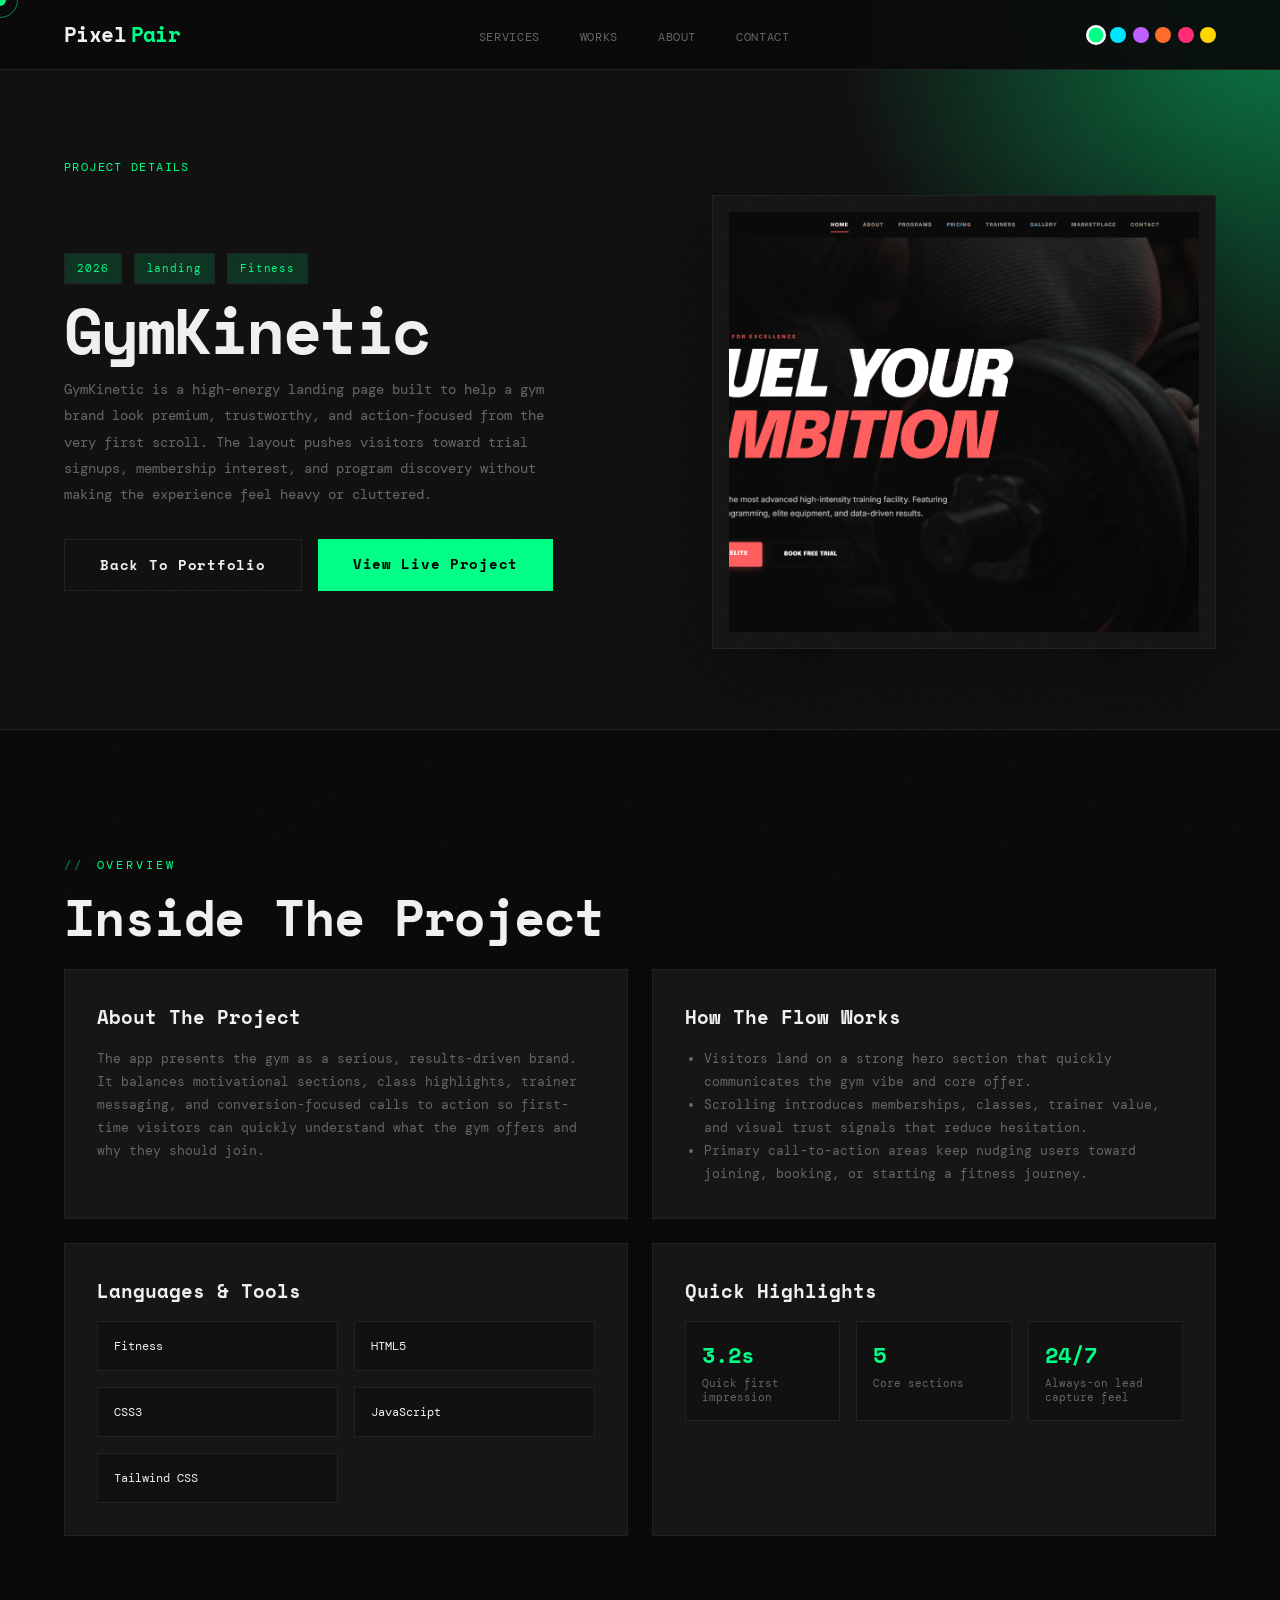
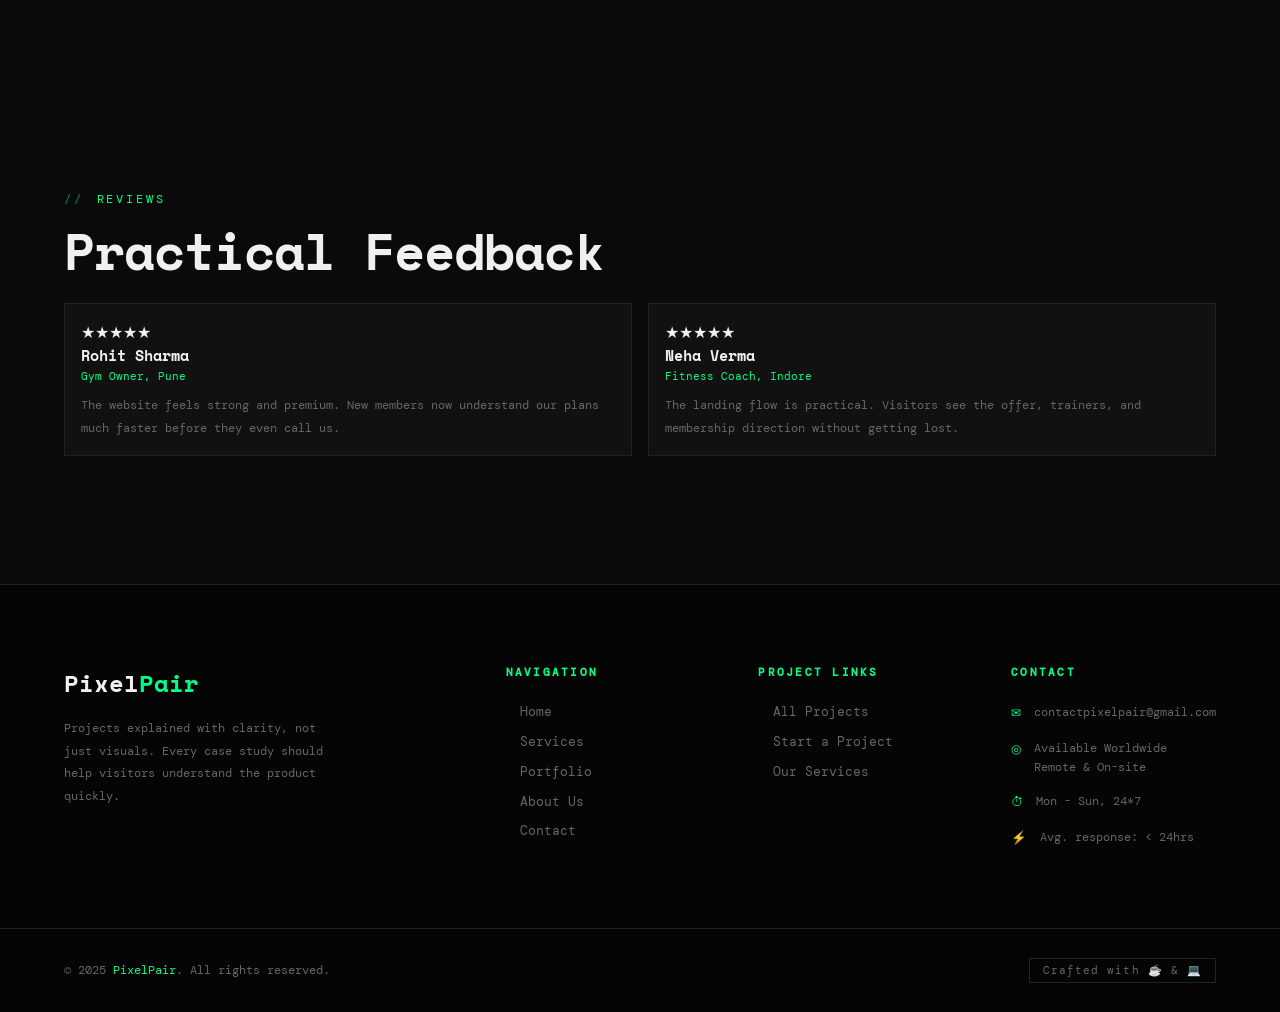
<file: PixelPair/project-details.html>
<!DOCTYPE html>
<html lang="en">
<head>
<meta charset="UTF-8">
<meta name="viewport" content="width=device-width, initial-scale=1.0">
<meta name="description" content="PixelPair project details page.">
<title>Project Details - PixelPair</title>
<link href="https://fonts.googleapis.com/css2?family=Space+Mono:ital,wght@0,400;0,700;1,400;1,700&family=DM+Mono:wght@300;400;500&display=swap" rel="stylesheet">
<link rel="stylesheet" href="pixelpair.css">
<style>
.detail-hero{padding:10rem 4rem 5rem;background:radial-gradient(circle at top right,var(--glow-strong),transparent 30%),var(--bg2);border-bottom:1px solid var(--border)}
.detail-breadcrumb{font-family:'DM Mono',monospace;font-size:0.72rem;letter-spacing:0.12em;text-transform:uppercase;color:var(--accent);margin-bottom:1.25rem}
.detail-hero-grid{display:grid;grid-template-columns:1.1fr 0.9fr;gap:2rem;align-items:center}
.detail-title{font-size:clamp(2.4rem,5vw,4.8rem);line-height:0.95;letter-spacing:-0.04em;margin-bottom:1rem}
.detail-sub{font-family:'DM Mono',monospace;font-size:0.86rem;line-height:1.9;color:var(--muted);max-width:62ch}
.detail-actions{display:flex;gap:1rem;flex-wrap:wrap;margin-top:2rem}
.detail-shot-wrap{background:var(--card);border:1px solid var(--border);padding:1rem;box-shadow:0 30px 80px rgba(0,0,0,0.35)}
.detail-shot{display:block;width:100%;height:420px;object-fit:cover;object-position:top center}
.detail-meta{display:flex;gap:0.75rem;flex-wrap:wrap;margin-bottom:1rem}
.detail-pill{font-family:'DM Mono',monospace;font-size:0.7rem;letter-spacing:0.08em;padding:0.45rem 0.75rem;background:var(--glow);color:var(--accent);border:1px solid var(--border)}
.detail-layout{display:grid;grid-template-columns:1fr 1fr;gap:1.5rem}
.detail-card{background:var(--card);border:1px solid var(--border);padding:2rem}
.detail-card h3{font-size:1.2rem;margin-bottom:1rem}
.detail-card p,.detail-card li{font-family:'DM Mono',monospace;font-size:0.8rem;line-height:1.8;color:var(--muted)}
.detail-card ul{margin:0;padding-left:1.2rem}
.stack-grid,.stats-grid-alt,.review-grid{display:grid;gap:1rem}
.stack-grid{grid-template-columns:repeat(2,minmax(0,1fr))}
.stack-item,.stat-item,.review-card{background:var(--bg2);border:1px solid var(--border);padding:1rem}
.stack-item{font-family:'DM Mono',monospace;font-size:0.76rem;color:var(--text)}
.stats-grid-alt{grid-template-columns:repeat(3,minmax(0,1fr))}
.stat-value{font-size:1.4rem;font-weight:700;color:var(--accent);margin-bottom:0.35rem}
.stat-label{font-family:'DM Mono',monospace;font-size:0.7rem;color:var(--muted)}
.review-grid{grid-template-columns:repeat(2,minmax(0,1fr))}
.review-name{font-size:0.95rem;font-weight:700;margin-bottom:0.2rem}
.review-role{font-family:'DM Mono',monospace;font-size:0.7rem;color:var(--accent);margin-bottom:0.7rem}
.review-text{font-family:'DM Mono',monospace;font-size:0.78rem;color:var(--muted);line-height:1.8}
@media(max-width:900px){
  .detail-hero{padding:8rem 1.5rem 4rem}
  .detail-hero-grid,.detail-layout,.stack-grid,.stats-grid-alt,.review-grid{grid-template-columns:1fr}
  .detail-shot{height:280px}
}
</style>
</head>
<body>
<div id="page-transition"><div class="pt-panel"></div><div class="pt-label" id="pt-label">Loading...</div></div>
<div class="cursor" id="cursor"></div>
<div class="cursor-follower" id="cursorFollower"></div>

<nav id="navbar">
  <a href="index.html" class="nav-logo" data-page="Home">Pixel<span>Pair</span></a>
  <ul class="nav-links">
    <li><a href="services.html" data-page="Services">Services</a></li>
    <li><a href="portfolio.html" data-page="Portfolio">Works</a></li>
    <li><a href="about.html" data-page="About">About</a></li>
    <li><a href="contact.html" data-page="Contact">Contact</a></li>
  </ul>
  <div class="nav-right">
    <div class="theme-switcher">
      <div class="theme-btn t-green" onclick="setTheme('')"></div>
      <div class="theme-btn t-cyan" onclick="setTheme('theme-cyan')"></div>
      <div class="theme-btn t-purple" onclick="setTheme('theme-purple')"></div>
      <div class="theme-btn t-orange" onclick="setTheme('theme-orange')"></div>
      <div class="theme-btn t-pink" onclick="setTheme('theme-pink')"></div>
      <div class="theme-btn t-gold" onclick="setTheme('theme-gold')"></div>
    </div>
    <button class="hamburger" id="hamburger" aria-label="Toggle menu"><span></span><span></span><span></span></button>
  </div>
  <div class="mobile-menu" id="mobileMenu">
    <a href="index.html" data-page="Home">Home</a>
    <a href="services.html" data-page="Services">Services</a>
    <a href="portfolio.html" data-page="Portfolio">Portfolio</a>
    <a href="about.html" data-page="About">About</a>
    <a href="contact.html" data-page="Contact">Contact</a>
    <div class="mobile-menu-divider"></div>
    <div class="mobile-theme-row">
      <span class="mobile-theme-label">Theme</span>
      <div class="theme-btn t-green" onclick="setTheme('')"></div>
      <div class="theme-btn t-cyan" onclick="setTheme('theme-cyan')"></div>
      <div class="theme-btn t-purple" onclick="setTheme('theme-purple')"></div>
      <div class="theme-btn t-orange" onclick="setTheme('theme-orange')"></div>
      <div class="theme-btn t-pink" onclick="setTheme('theme-pink')"></div>
      <div class="theme-btn t-gold" onclick="setTheme('theme-gold')"></div>
    </div>
  </div>
</nav>

<section class="detail-hero">
  <div class="detail-breadcrumb">Project Details</div>
  <div class="detail-hero-grid">
    <div>
      <div class="detail-meta" id="detail-meta"></div>
      <h1 class="detail-title" id="detail-title">Project</h1>
      <p class="detail-sub" id="detail-sub"></p>
      <div class="detail-actions" id="detail-actions"></div>
    </div>
    <div class="detail-shot-wrap">
      <img class="detail-shot" id="detail-shot" src="" alt="Project preview" referrerpolicy="no-referrer">
    </div>
  </div>
</section>

<section>
  <div class="section-label reveal">Overview</div>
  <h2 class="section-title reveal">Inside The Project</h2>
  <div class="detail-layout">
    <article class="detail-card reveal">
      <h3>About The Project</h3>
      <p id="detail-about"></p>
    </article>
    <article class="detail-card reveal">
      <h3>How The Flow Works</h3>
      <ul id="detail-flow"></ul>
    </article>
    <article class="detail-card reveal">
      <h3>Languages & Tools</h3>
      <div class="stack-grid" id="detail-stack"></div>
    </article>
    <article class="detail-card reveal">
      <h3>Quick Highlights</h3>
      <div class="stats-grid-alt" id="detail-stats"></div>
    </article>
  </div>
</section>

<section>
  <div class="section-label reveal">Reviews</div>
  <h2 class="section-title reveal">Practical Feedback</h2>
  <div class="review-grid" id="detail-reviews"></div>
</section>

<footer>
  <div class="footer-top">
    <div class="footer-brand">
      <div class="footer-logo">Pixel<span>Pair</span></div>
      <p>Projects explained with clarity, not just visuals. Every case study should help visitors understand the product quickly.</p>
    </div>
    <div class="footer-col"><h4>Navigation</h4><ul>
      <li><a href="index.html" data-page="Home">Home</a></li>
      <li><a href="services.html" data-page="Services">Services</a></li>
      <li><a href="portfolio.html" data-page="Portfolio">Portfolio</a></li>
      <li><a href="about.html" data-page="About">About Us</a></li>
      <li><a href="contact.html" data-page="Contact">Contact</a></li>
    </ul></div>
    <div class="footer-col"><h4>Project Links</h4><ul>
      <li><a href="portfolio.html" data-page="Portfolio">All Projects</a></li>
      <li><a href="contact.html" data-page="Contact">Start a Project</a></li>
      <li><a href="services.html" data-page="Services">Our Services</a></li>
    </ul></div>
    <div class="footer-col"><h4>Contact</h4>
      <div class="footer-contact-item"><span class="icon">✉</span><span>contactpixelpair@gmail.com</span></div>
      <div class="footer-contact-item"><span class="icon">◎</span><span>Available Worldwide<br>Remote &amp; On-site</span></div>
      <div class="footer-contact-item"><span class="icon">⏱</span><span>Mon - Sun, 24*7</span></div>
      <div class="footer-contact-item"><span class="icon">⚡</span><span>Avg. response: &lt; 24hrs</span></div>
    </div>
  </div>
  <div class="footer-bottom">
    <div class="footer-copy">© 2025 <span>PixelPair</span>. All rights reserved.</div>
    <div class="footer-badge">Crafted with ☕ &amp; 💻</div>
  </div>
</footer>

<script src="pixelpair.js"></script>
<script src="project-data.js"></script>
<script>
const params = new URLSearchParams(window.location.search);
const project = getProjectById(params.get('project'));

document.title = `${project.name} - Project Details | PixelPair`;
document.getElementById('detail-title').textContent = project.name;
document.getElementById('detail-sub').textContent = project.summary;
document.getElementById('detail-about').textContent = project.about;
document.getElementById('detail-shot').src = project.imageUrl;
document.getElementById('detail-shot').alt = `${project.name} landing page preview`;

document.getElementById('detail-meta').innerHTML = `
  <span class="detail-pill">${project.year}</span>
  <span class="detail-pill">${project.category}</span>
  <span class="detail-pill">${project.tags[0]}</span>
`;

document.getElementById('detail-actions').innerHTML = `
  <a href="portfolio.html" class="btn-outline" data-page="Portfolio">Back To Portfolio</a>
  <a href="${project.liveUrl}" class="btn-primary" target="_blank" rel="noreferrer"><span>View Live Project</span></a>
`;

document.getElementById('detail-flow').innerHTML = project.flow.map((step) => `<li>${step}</li>`).join('');
document.getElementById('detail-stack').innerHTML = project.tags.map((tag) => `<div class="stack-item">${tag}</div>`).join('');
document.getElementById('detail-stats').innerHTML = project.stats.map((stat) => `
  <div class="stat-item">
    <div class="stat-value">${stat.value}</div>
    <div class="stat-label">${stat.label}</div>
  </div>
`).join('');
document.getElementById('detail-reviews').innerHTML = project.reviews.map((review) => `
  <article class="review-card">
    <div class="testi-stars">★★★★★</div>
    <div class="review-name">${review.name}</div>
    <div class="review-role">${review.role}</div>
    <p class="review-text">${review.quote}</p>
  </article>
`).join('');
</script>
</body>
</html>
</file>
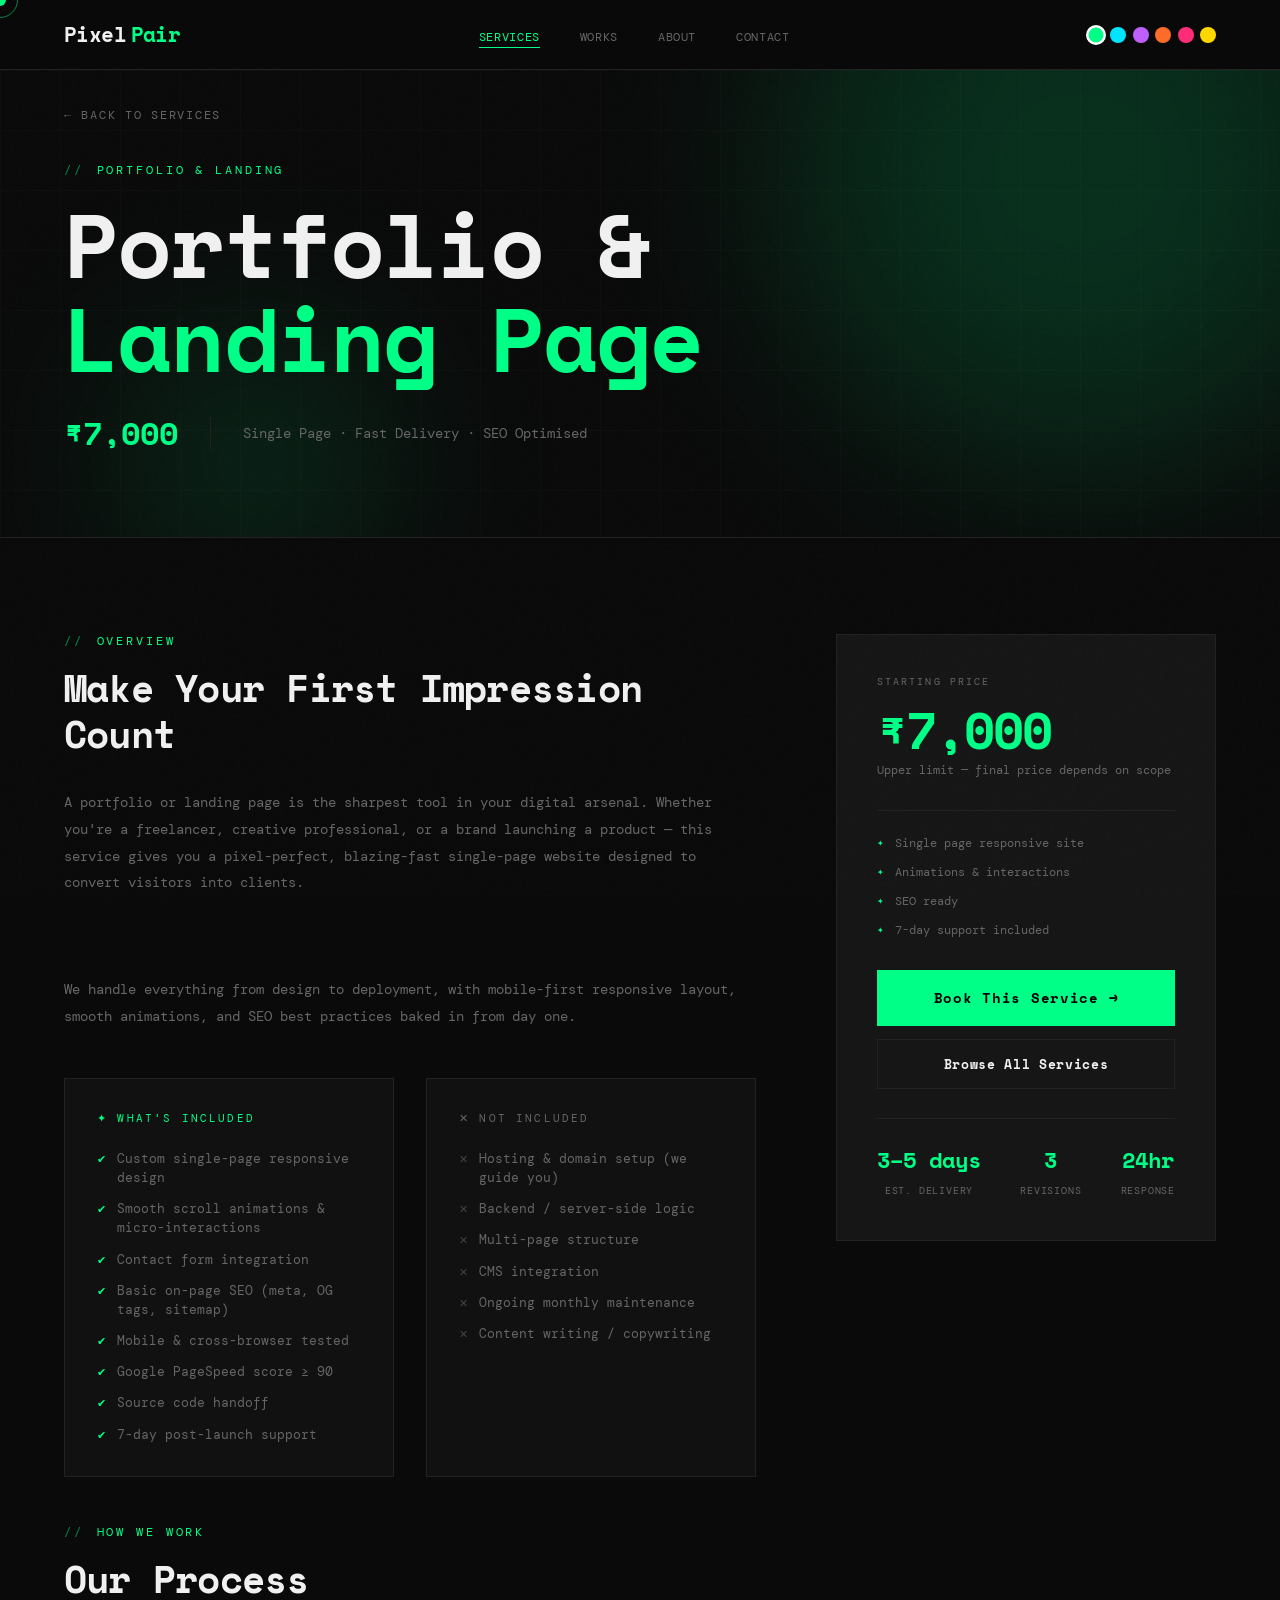
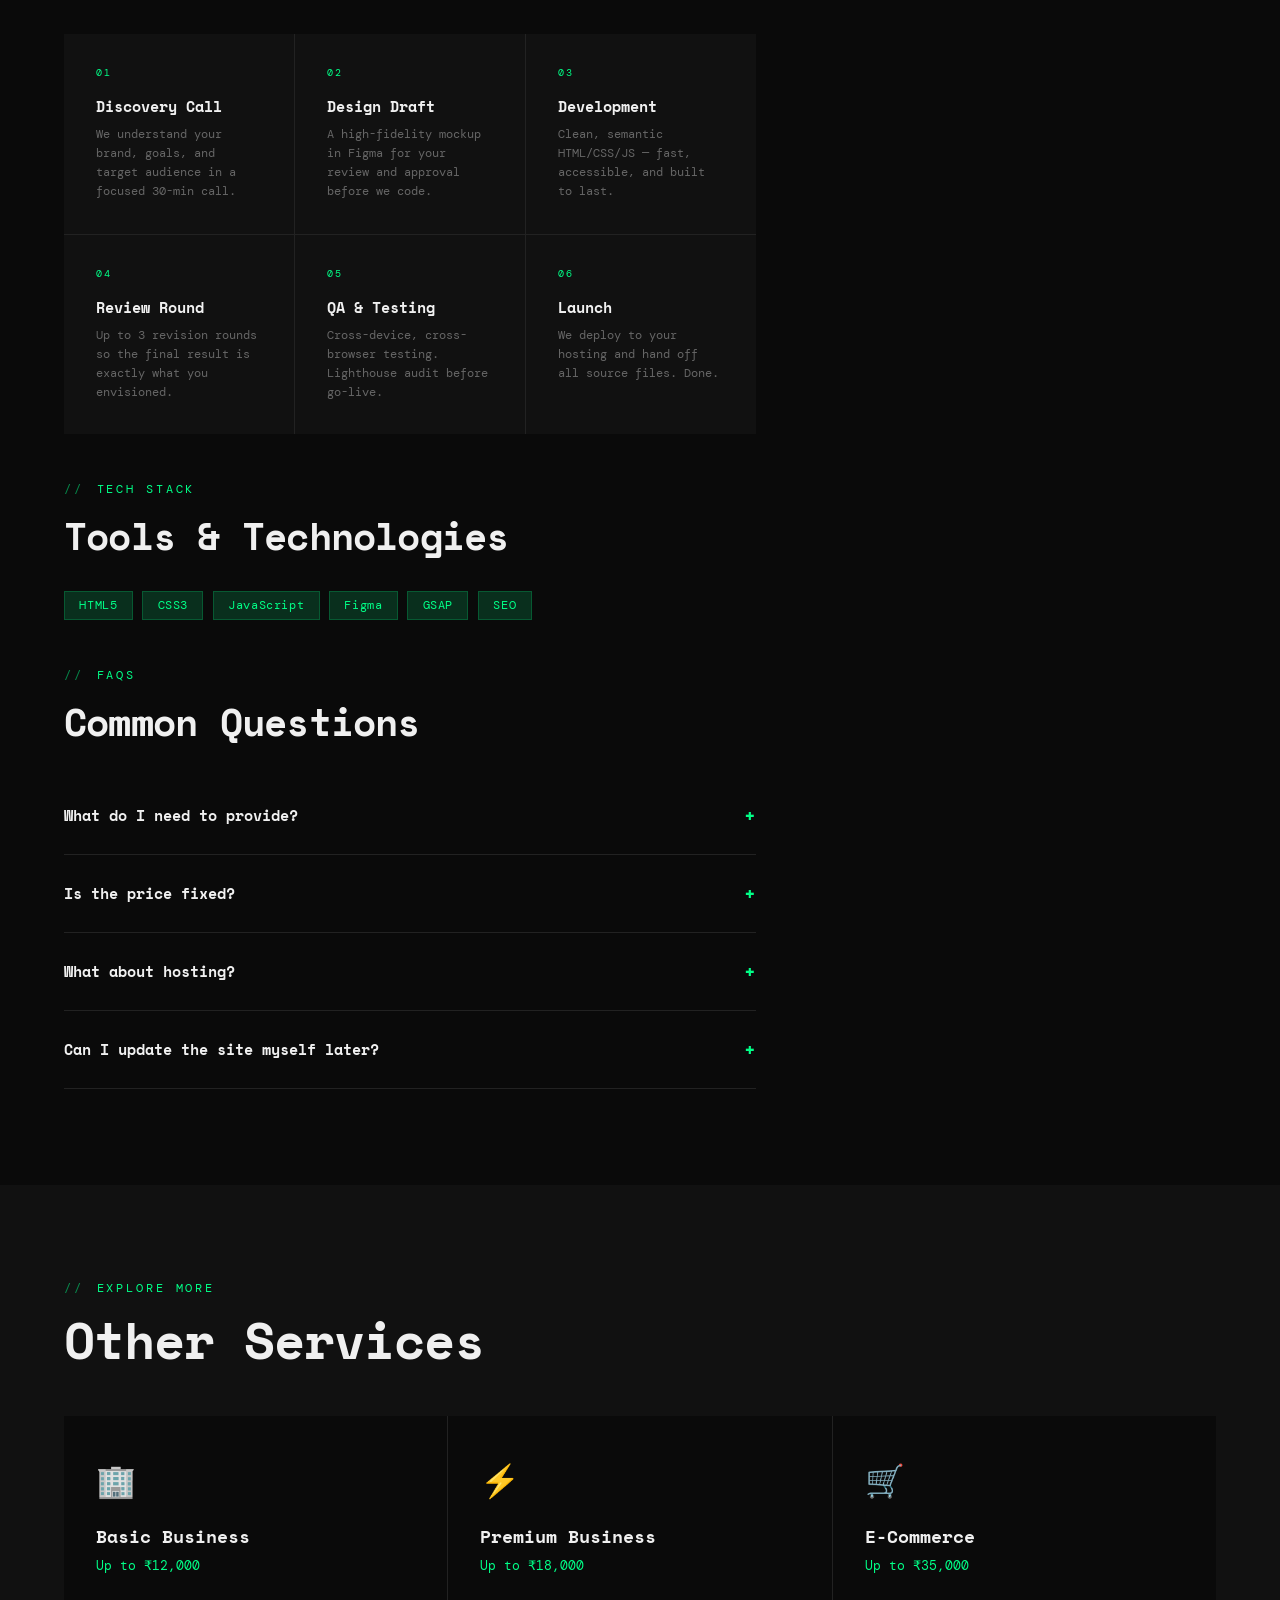
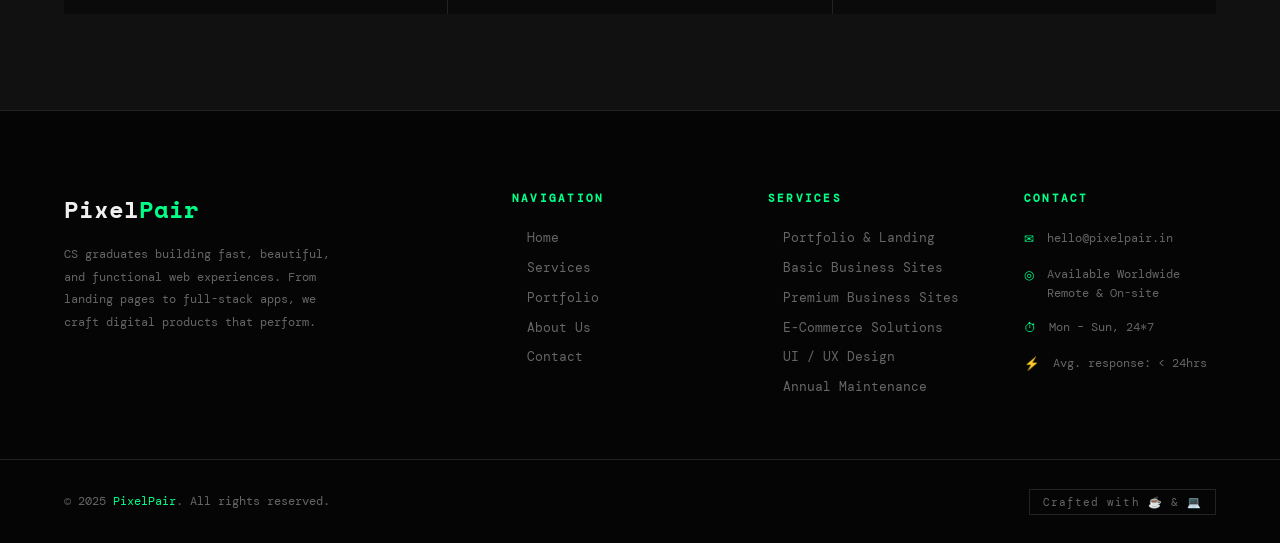
<file: PixelPair/servicedetail.html>
<!DOCTYPE html>
<html lang="en">

<head>
    <meta charset="UTF-8">
    <meta name="viewport" content="width=device-width, initial-scale=1.0">
    <title>PixelPair — Service Details</title>
    <link
        href="https://fonts.googleapis.com/css2?family=Space+Mono:ital,wght@0,400;0,700;1,400;1,700&family=DM+Mono:wght@300;400;500&display=swap"
        rel="stylesheet">
    <link rel="stylesheet" href="pixelpair.css">
    <style>
        /* ── PAGE HERO ── */
        .svc-hero {
            min-height: 52vh;
            display: flex;
            flex-direction: column;
            justify-content: flex-end;
            padding: 0 4rem 5rem;
            position: relative;
            overflow: hidden;
            border-bottom: 1px solid var(--border);
            margin-top: var(--nav-h);
        }

        .svc-hero-grid {
            position: absolute;
            inset: 0;
            background-image: linear-gradient(var(--border) 1px, transparent 1px),
                linear-gradient(90deg, var(--border) 1px, transparent 1px);
            background-size: 60px 60px;
            opacity: 0.2;
        }

        .svc-orb-a {
            position: absolute;
            width: 600px;
            height: 600px;
            background: var(--glow);
            border-radius: 50%;
            filter: blur(100px);
            top: -200px;
            right: -100px;
            animation: orbF 8s ease-in-out infinite;
            pointer-events: none;
        }

        .svc-orb-b {
            position: absolute;
            width: 250px;
            height: 250px;
            background: var(--glow);
            border-radius: 50%;
            filter: blur(100px);
            bottom: -50px;
            left: 10%;
            animation: orbF 6s ease-in-out infinite reverse;
            pointer-events: none;
        }

        @keyframes orbF {

            0%,
            100% {
                transform: translate(0, 0) scale(1);
            }

            50% {
                transform: translate(20px, -20px) scale(1.08);
            }
        }

        .svc-back {
            font-family: 'DM Mono', monospace;
            font-size: 0.72rem;
            color: var(--muted);
            text-decoration: none;
            letter-spacing: 0.15em;
            text-transform: uppercase;
            display: inline-flex;
            align-items: center;
            gap: 0.5rem;
            margin-bottom: 2.5rem;
            transition: color 0.3s;
            position: relative;
            z-index: 2;
            animation: fadeUp 0.6s 0.1s both;
        }

        .svc-back:hover {
            color: var(--accent);
        }

        .svc-tag {
            font-family: 'DM Mono', monospace;
            font-size: 0.72rem;
            color: var(--accent);
            letter-spacing: 0.25em;
            text-transform: uppercase;
            margin-bottom: 1.2rem;
            display: flex;
            align-items: center;
            gap: 0.8rem;
            position: relative;
            z-index: 2;
            animation: fadeUp 0.7s 0.2s both;
        }

        .svc-tag::before {
            content: '//';
            opacity: 0.5;
        }

        .svc-hero-title {
            font-size: clamp(2.8rem, 7vw, 6rem);
            font-weight: 700;
            letter-spacing: -0.02em;
            line-height: 1.05;
            position: relative;
            z-index: 2;
            animation: fadeUp 0.7s 0.35s both;
        }

        .svc-hero-title span {
            color: var(--accent);
        }

        .svc-hero-meta {
            font-family: 'DM Mono', monospace;
            font-size: 0.88rem;
            color: var(--muted);
            margin-top: 1.5rem;
            display: flex;
            align-items: center;
            gap: 2rem;
            flex-wrap: wrap;
            position: relative;
            z-index: 2;
            animation: fadeUp 0.7s 0.5s both;
        }

        .svc-hero-meta .meta-price {
            font-size: 2rem;
            font-weight: 700;
            color: var(--accent);
            letter-spacing: -0.03em;
            font-family: 'Space Mono', monospace;
        }

        .svc-hero-meta .meta-sep {
            width: 1px;
            height: 32px;
            background: var(--border);
        }

        /* ── MAIN BODY ── */
        .svc-body {
            background: var(--bg);
            padding: 6rem 4rem;
            display: grid;
            grid-template-columns: 1fr 380px;
            gap: 5rem;
            align-items: start;
        }

        /* ── LEFT COL ── */
        .svc-overview-label {
            font-family: 'DM Mono', monospace;
            font-size: 0.72rem;
            color: var(--accent);
            letter-spacing: 0.25em;
            text-transform: uppercase;
            margin-bottom: 1rem;
            display: flex;
            align-items: center;
            gap: 0.8rem;
        }

        .svc-overview-label::before {
            content: '//';
            opacity: 0.5;
        }

        .svc-overview-title {
            font-size: clamp(1.6rem, 3vw, 2.4rem);
            font-weight: 700;
            letter-spacing: -0.02em;
            line-height: 1.2;
            margin-bottom: 2rem;
        }

        .svc-overview-text {
            font-family: 'DM Mono', monospace;
            font-size: 0.88rem;
            color: var(--muted);
            line-height: 1.9;
            margin-bottom: 3rem;
        }

        /* ── WHAT'S INCLUDED / NOT ── */
        .svc-lists {
            display: grid;
            grid-template-columns: 1fr 1fr;
            gap: 2rem;
            margin-bottom: 3rem;
        }

        .svc-list-box {
            border: 1px solid var(--border);
            padding: 2rem;
            position: relative;
            background: var(--bg2);
            transition: border-color 0.3s;
        }

        .svc-list-box:hover {
            border-color: var(--accent);
        }

        .svc-list-box::before {
            content: '';
            position: absolute;
            left: 0;
            top: 0;
            bottom: 0;
            width: 3px;
            background: var(--accent);
            transform: scaleY(0);
            transition: transform 0.3s;
        }

        .svc-list-box:hover::before {
            transform: scaleY(1);
        }

        .svc-list-box.not-included::before {
            background: #444;
        }

        .svc-list-title {
            font-family: 'DM Mono', monospace;
            font-size: 0.68rem;
            letter-spacing: 0.2em;
            text-transform: uppercase;
            margin-bottom: 1.5rem;
            display: flex;
            align-items: center;
            gap: 0.5rem;
        }

        .svc-list-title.yes {
            color: var(--accent);
        }

        .svc-list-title.no {
            color: var(--muted);
        }

        .svc-list ul {
            list-style: none;
            display: flex;
            flex-direction: column;
            gap: 0.75rem;
        }

        .svc-list ul li {
            font-family: 'DM Mono', monospace;
            font-size: 0.8rem;
            color: var(--muted);
            display: flex;
            align-items: flex-start;
            gap: 0.7rem;
            line-height: 1.5;
        }

        .svc-list ul li .li-icon {
            flex-shrink: 0;
            font-size: 0.7rem;
            margin-top: 2px;
        }

        .li-icon.yes {
            color: var(--accent);
        }

        .li-icon.no {
            color: #444;
        }

        /* ── PROCESS ── */
        .svc-process {
            margin-bottom: 3rem;
        }

        .svc-process-grid {
            display: grid;
            grid-template-columns: repeat(3, 1fr);
            gap: 1px;
            background: var(--border);
            margin-top: 2rem;
        }

        .svc-process-step {
            background: var(--bg2);
            padding: 2rem;
            position: relative;
            overflow: hidden;
            transition: background 0.3s;
        }

        .svc-process-step:hover {
            background: var(--card);
        }

        .svc-process-step::after {
            content: '';
            position: absolute;
            inset: 0;
            background: var(--glow);
            opacity: 0;
            transition: opacity 0.3s;
        }

        .svc-process-step:hover::after {
            opacity: 1;
        }

        .step-num {
            font-family: 'DM Mono', monospace;
            font-size: 0.65rem;
            color: var(--accent);
            letter-spacing: 0.15em;
            margin-bottom: 1rem;
            position: relative;
            z-index: 1;
        }

        .step-name {
            font-size: 0.95rem;
            font-weight: 700;
            margin-bottom: 0.5rem;
            position: relative;
            z-index: 1;
        }

        .step-desc {
            font-family: 'DM Mono', monospace;
            font-size: 0.75rem;
            color: var(--muted);
            line-height: 1.6;
            position: relative;
            z-index: 1;
        }

        /* ── TECH STACK ── */
        .svc-tech {
            margin-bottom: 1rem;
        }

        .tech-chips {
            display: flex;
            flex-wrap: wrap;
            gap: 0.6rem;
            margin-top: 1.5rem;
        }

        .tech-chip {
            font-family: 'DM Mono', monospace;
            font-size: 0.72rem;
            color: var(--accent);
            background: var(--glow);
            border: 1px solid rgba(0, 255, 135, 0.2);
            padding: 0.35rem 0.9rem;
            letter-spacing: 0.05em;
            transition: all 0.3s;
        }

        .tech-chip:hover {
            background: var(--glow-strong);
            transform: translateY(-2px);
        }

        /* ── RIGHT COL / STICKY CARD ── */
        .svc-sticky {
            position: sticky;
            top: calc(var(--nav-h) + 2rem);
        }

        .svc-price-card {
            background: var(--card);
            border: 1px solid var(--border);
            padding: 2.5rem;
            position: relative;
            overflow: hidden;
            transition: border-color 0.3s;
        }

        .svc-price-card::before {
            content: '';
            position: absolute;
            inset: 0;
            background: var(--glow);
            opacity: 0;
            transition: opacity 0.4s;
            pointer-events: none;
        }

        .svc-price-card:hover::before {
            opacity: 1;
        }

        .svc-price-card:hover {
            border-color: var(--accent);
        }

        .card-label {
            font-family: 'DM Mono', monospace;
            font-size: 0.65rem;
            color: var(--muted);
            letter-spacing: 0.2em;
            text-transform: uppercase;
            margin-bottom: 1rem;
        }

        .card-price-big {
            font-size: 3.2rem;
            font-weight: 700;
            color: var(--accent);
            letter-spacing: -0.04em;
            line-height: 1;
            margin-bottom: 0.5rem;
            position: relative;
            z-index: 1;
        }

        .card-price-note {
            font-family: 'DM Mono', monospace;
            font-size: 0.72rem;
            color: var(--muted);
            margin-bottom: 2rem;
            position: relative;
            z-index: 1;
        }

        .card-divider {
            height: 1px;
            background: var(--border);
            margin: 1.5rem 0;
            position: relative;
            z-index: 1;
        }

        .card-quick-list {
            list-style: none;
            display: flex;
            flex-direction: column;
            gap: 0.8rem;
            margin-bottom: 2rem;
            position: relative;
            z-index: 1;
        }

        .card-quick-list li {
            font-family: 'DM Mono', monospace;
            font-size: 0.78rem;
            color: var(--muted);
            display: flex;
            align-items: center;
            gap: 0.7rem;
        }

        .card-quick-list li::before {
            content: '✦';
            color: var(--accent);
            font-size: 0.5rem;
            flex-shrink: 0;
        }

        .card-cta {
            display: block;
            width: 100%;
            padding: 1.1rem 2rem;
            background: var(--accent);
            color: #000;
            font-family: 'Space Mono', monospace;
            font-weight: 700;
            font-size: 0.9rem;
            border: none;
            cursor: pointer;
            letter-spacing: 0.05em;
            text-align: center;
            text-decoration: none;
            position: relative;
            overflow: hidden;
            transition: all 0.3s;
            z-index: 1;
        }

        .card-cta::before {
            content: '';
            position: absolute;
            inset: 0;
            background: white;
            transform: translateX(-100%);
            transition: transform 0.3s;
        }

        .card-cta:hover::before {
            transform: translateX(0);
        }

        .card-cta span {
            position: relative;
            z-index: 1;
        }

        .card-secondary {
            display: block;
            width: 100%;
            padding: 0.9rem 2rem;
            background: transparent;
            color: var(--text);
            font-family: 'Space Mono', monospace;
            font-weight: 700;
            font-size: 0.82rem;
            border: 1px solid var(--border);
            cursor: pointer;
            letter-spacing: 0.05em;
            text-align: center;
            text-decoration: none;
            transition: all 0.3s;
            margin-top: 0.8rem;
            position: relative;
            z-index: 1;
        }

        .card-secondary:hover {
            border-color: var(--accent);
            color: var(--accent);
        }

        .card-timeline {
            margin-top: 1.8rem;
            padding-top: 1.5rem;
            border-top: 1px solid var(--border);
            display: flex;
            justify-content: space-between;
            align-items: center;
            position: relative;
            z-index: 1;
        }

        .timeline-item {
            text-align: center;
        }

        .timeline-val {
            font-size: 1.4rem;
            font-weight: 700;
            color: var(--accent);
            display: block;
        }

        .timeline-lbl {
            font-family: 'DM Mono', monospace;
            font-size: 0.62rem;
            color: var(--muted);
            letter-spacing: 0.08em;
            text-transform: uppercase;
        }

        /* ── FAQ ── */
        .svc-faq {
            margin-top: 3rem;
        }

        .faq-item {
            border-bottom: 1px solid var(--border);
            overflow: hidden;
        }

        .faq-question {
            padding: 1.5rem 0;
            font-size: 0.95rem;
            font-weight: 700;
            cursor: pointer;
            display: flex;
            justify-content: space-between;
            align-items: center;
            gap: 1rem;
            transition: color 0.3s;
            user-select: none;
        }

        .faq-question:hover {
            color: var(--accent);
        }

        .faq-icon {
            color: var(--accent);
            font-size: 1.2rem;
            flex-shrink: 0;
            transition: transform 0.3s;
            font-style: normal;
        }

        .faq-item.open .faq-icon {
            transform: rotate(45deg);
        }

        .faq-answer {
            font-family: 'DM Mono', monospace;
            font-size: 0.82rem;
            color: var(--muted);
            line-height: 1.8;
            max-height: 0;
            overflow: hidden;
            transition: max-height 0.4s cubic-bezier(0.4, 0, 0.2, 1), padding 0.3s;
        }

        .faq-item.open .faq-answer {
            max-height: 300px;
            padding-bottom: 1.5rem;
        }

        /* ── OTHER SERVICES ── */
        .svc-other {
            background: var(--bg2);
            padding: 6rem 4rem;
        }

        .other-grid {
            display: grid;
            grid-template-columns: repeat(3, 1fr);
            gap: 1px;
            background: var(--border);
            margin-top: 3rem;
        }

        .other-card {
            background: var(--bg);
            padding: 2.5rem 2rem;
            text-decoration: none;
            color: inherit;
            position: relative;
            overflow: hidden;
            transition: all 0.3s;
            display: block;
        }

        .other-card::before {
            content: '';
            position: absolute;
            inset: 0;
            background: var(--glow);
            opacity: 0;
            transition: opacity 0.3s;
        }

        .other-card:hover::before {
            opacity: 1;
        }

        .other-card:hover {
            transform: translateY(-4px);
        }

        .other-icon {
            font-size: 2rem;
            display: block;
            margin-bottom: 1.2rem;
            position: relative;
            z-index: 1;
        }

        .other-name {
            font-size: 1.1rem;
            font-weight: 700;
            margin-bottom: 0.5rem;
            position: relative;
            z-index: 1;
        }

        .other-price {
            font-family: 'DM Mono', monospace;
            font-size: 0.8rem;
            color: var(--accent);
            position: relative;
            z-index: 1;
        }

        .other-arrow {
            position: absolute;
            bottom: 2rem;
            right: 2rem;
            color: var(--accent);
            font-size: 1.2rem;
            opacity: 0;
            transform: translateX(-5px);
            transition: all 0.3s;
        }

        .other-card:hover .other-arrow {
            opacity: 1;
            transform: translateX(0);
        }

        /* ── MOBILE ── */
        @media(max-width: 900px) {
            .svc-hero {
                padding: 0 1.5rem 3.5rem;
            }

            .svc-body {
                grid-template-columns: 1fr;
                gap: 3rem;
                padding: 4rem 1.5rem;
            }

            .svc-sticky {
                position: static;
            }

            .svc-lists {
                grid-template-columns: 1fr;
            }

            .svc-process-grid {
                grid-template-columns: 1fr 1fr;
            }

            .other-grid {
                grid-template-columns: 1fr 1fr;
            }

            .svc-other {
                padding: 4rem 1.5rem;
            }
        }

        @media(max-width: 540px) {
            .svc-process-grid {
                grid-template-columns: 1fr;
            }

            .other-grid {
                grid-template-columns: 1fr;
            }
        }
    </style>
</head>

<body>

    <!-- PAGE TRANSITION -->
    <div id="page-transition">
        <div class="pt-panel"></div>
        <div class="pt-label" id="pt-label">Loading...</div>
    </div>

    <!-- CURSOR -->
    <div class="cursor" id="cursor"></div>
    <div class="cursor-follower" id="cursorFollower"></div>

    <!-- NAV -->
    <nav id="navbar">
        <a href="index.html" class="nav-logo" data-page="Home">Pixel<span>Pair</span></a>
        <ul class="nav-links">
            <li><a href="services.html" data-page="Services" class="active">Services</a></li>
            <li><a href="portfolio.html" data-page="Portfolio">Works</a></li>
            <li><a href="about.html" data-page="About">About</a></li>
            <li><a href="contact.html" data-page="Contact">Contact</a></li>
        </ul>
        <div class="nav-right">
            <div class="theme-switcher">
                <div class="theme-btn t-green active" onclick="setTheme('')"></div>
                <div class="theme-btn t-cyan" onclick="setTheme('theme-cyan')"></div>
                <div class="theme-btn t-purple" onclick="setTheme('theme-purple')"></div>
                <div class="theme-btn t-orange" onclick="setTheme('theme-orange')"></div>
                <div class="theme-btn t-pink" onclick="setTheme('theme-pink')"></div>
                <div class="theme-btn t-gold" onclick="setTheme('theme-gold')"></div>
            </div>
            <button class="hamburger" id="hamburger" aria-label="Toggle menu">
                <span></span><span></span><span></span>
            </button>
        </div>
        <div class="mobile-menu" id="mobileMenu">
            <a href="index.html" data-page="Home">Home</a>
            <a href="services.html" data-page="Services">Services</a>
            <a href="portfolio.html" data-page="Portfolio">Portfolio</a>
            <a href="about.html" data-page="About">About</a>
            <a href="contact.html" data-page="Contact">Contact</a>
            <div class="mobile-menu-divider"></div>
            <div class="mobile-theme-row">
                <span class="mobile-theme-label">Theme</span>
                <div class="theme-btn t-green" onclick="setTheme('')"></div>
                <div class="theme-btn t-cyan" onclick="setTheme('theme-cyan')"></div>
                <div class="theme-btn t-purple" onclick="setTheme('theme-purple')"></div>
                <div class="theme-btn t-orange" onclick="setTheme('theme-orange')"></div>
                <div class="theme-btn t-pink" onclick="setTheme('theme-pink')"></div>
                <div class="theme-btn t-gold" onclick="setTheme('theme-gold')"></div>
            </div>
        </div>
    </nav>

    <!-- HERO -->
    <section class="svc-hero" id="svcHero">
        <div class="svc-hero-grid"></div>
        <div class="svc-orb-a"></div>
        <div class="svc-orb-b"></div>
        <a href="index.html#services" class="svc-back" data-page="Home">← Back to Services</a>
        <div class="svc-tag" id="heroTag">Web Development</div>
        <h1 class="svc-hero-title" id="heroTitle">Service<br><span>Name</span></h1>
        <div class="svc-hero-meta">
            <div class="meta-price" id="heroPrice">₹0</div>
            <div class="meta-sep"></div>
            <span id="heroSubtag">Details loading...</span>
        </div>
    </section>

    <!-- MAIN BODY -->
    <div class="svc-body">

        <!-- LEFT: Details -->
        <div class="svc-left">

            <!-- Overview -->
            <div class="reveal">
                <div class="svc-overview-label">Overview</div>
                <h2 class="svc-overview-title" id="overviewTitle">About this service</h2>
                <p class="svc-overview-text" id="overviewText">Loading...</p>
            </div>

            <!-- What's included / Not included -->
            <div class="svc-lists reveal">
                <div class="svc-list-box">
                    <div class="svc-list-title yes">✦ What's Included</div>
                    <div class="svc-list">
                        <ul id="includedList"></ul>
                    </div>
                </div>
                <div class="svc-list-box not-included">
                    <div class="svc-list-title no">✕ Not Included</div>
                    <div class="svc-list">
                        <ul id="excludedList"></ul>
                    </div>
                </div>
            </div>

            <!-- Process -->
            <div class="svc-process reveal">
                <div class="svc-overview-label">How We Work</div>
                <h2 class="svc-overview-title" id="processTitle">Our Process</h2>
                <div class="svc-process-grid" id="processGrid"></div>
            </div>

            <!-- Tech Stack -->
            <div class="svc-tech reveal">
                <div class="svc-overview-label">Tech Stack</div>
                <h2 class="svc-overview-title">Tools & Technologies</h2>
                <div class="tech-chips" id="techChips"></div>
            </div>

            <!-- FAQ -->
            <div class="svc-faq reveal">
                <div class="svc-overview-label">FAQs</div>
                <h2 class="svc-overview-title">Common Questions</h2>
                <div id="faqList"></div>
            </div>

        </div>

        <!-- RIGHT: Sticky Card -->
        <div class="svc-sticky">
            <div class="svc-price-card reveal">
                <div class="card-label">Starting price</div>
                <div class="card-price-big" id="cardPrice">₹0</div>
                <div class="card-price-note" id="cardPriceNote">Upper limit — final price depends on scope</div>
                <div class="card-divider"></div>
                <ul class="card-quick-list" id="cardQuickList"></ul>
                <a href="contact.html" class="card-cta" id="bookNowBtn" data-page="Contact"><span>Book This Service →</span></a>
                <a href="index.html#services" class="card-secondary" data-page="Home">Browse All Services</a>
                <div class="card-timeline">
                    <div class="timeline-item">
                        <span class="timeline-val" id="cardDelivery">—</span>
                        <span class="timeline-lbl">Est. Delivery</span>
                    </div>
                    <div class="timeline-item">
                        <span class="timeline-val" id="cardRevisions">3</span>
                        <span class="timeline-lbl">Revisions</span>
                    </div>
                    <div class="timeline-item">
                        <span class="timeline-val">24hr</span>
                        <span class="timeline-lbl">Response</span>
                    </div>
                </div>
            </div>
        </div>
    </div>

    <!-- OTHER SERVICES -->
    <section class="svc-other">
        <div class="section-label reveal">Explore More</div>
        <h2 class="section-title reveal">Other Services</h2>
        <div class="other-grid reveal" id="otherGrid"></div>
    </section>

    <!-- FOOTER -->
    <footer>
        <div class="footer-top">
            <div class="footer-brand">
                <div class="footer-logo">Pixel<span>Pair</span></div>
                <p>CS graduates building fast, beautiful, and functional web experiences. From landing pages to
                    full-stack apps, we craft digital products that perform.</p>
            </div>
            <div class="footer-col">
                <h4>Navigation</h4>
                <ul>
                    <li><a href="index.html" data-page="Home">Home</a></li>
                    <li><a href="services.html" data-page="Services">Services</a></li>
                    <li><a href="portfolio.html" data-page="Portfolio">Portfolio</a></li>
                    <li><a href="about.html" data-page="About">About Us</a></li>
                    <li><a href="contact.html" data-page="Contact">Contact</a></li>
                </ul>
            </div>
            <div class="footer-col">
                <h4>Services</h4>
                <ul>
                    <li><a href="servicedetail.html?s=portfolio">Portfolio &amp; Landing</a></li>
                    <li><a href="servicedetail.html?s=basic">Basic Business Sites</a></li>
                    <li><a href="servicedetail.html?s=premium">Premium Business Sites</a></li>
                    <li><a href="servicedetail.html?s=ecommerce">E-Commerce Solutions</a></li>
                    <li><a href="servicedetail.html?s=uiux">UI / UX Design</a></li>
                    <li><a href="servicedetail.html?s=maintenance">Annual Maintenance</a></li>
                </ul>
            </div>
            <div class="footer-col">
                <h4>Contact</h4>
                <div class="footer-contact-item"><span class="icon">✉</span><span>hello@pixelpair.in</span></div>
                <div class="footer-contact-item"><span class="icon">◎</span><span>Available Worldwide<br>Remote &amp;
                        On-site</span></div>
                <div class="footer-contact-item"><span class="icon">⏱</span><span>Mon – Sun, 24*7</span></div>
                <div class="footer-contact-item"><span class="icon">⚡</span><span>Avg. response: &lt; 24hrs</span></div>
            </div>
        </div>
        <div class="footer-bottom">
            <div class="footer-copy">© 2025 <span>PixelPair</span>. All rights reserved.</div>
            <div class="footer-badge">Crafted with ☕ &amp; 💻</div>
        </div>
    </footer>

    <script src="pixelpair.js"></script>
    <script>
        // ─────────────────────────────────────────────
        // SERVICE DATA
        // ─────────────────────────────────────────────
        const SERVICES = {
            portfolio: {
                tag: 'Portfolio & Landing',
                titleLine1: 'Portfolio &',
                titleAccent: 'Landing Page',
                price: '₹7,000',
                subtag: 'Single Page · Fast Delivery · SEO Optimised',
                delivery: '3–5 days',
                revisions: '3',
                overview: {
                    title: 'Make Your First Impression Count',
                    text: `A portfolio or landing page is the sharpest tool in your digital arsenal. Whether you're a freelancer, creative professional, or a brand launching a product — this service gives you a pixel-perfect, blazing-fast single-page website designed to convert visitors into clients.\n\nWe handle everything from design to deployment, with mobile-first responsive layout, smooth animations, and SEO best practices baked in from day one.`
                },
                included: [
                    'Custom single-page responsive design',
                    'Smooth scroll animations & micro-interactions',
                    'Contact form integration',
                    'Basic on-page SEO (meta, OG tags, sitemap)',
                    'Mobile & cross-browser tested',
                    'Google PageSpeed score ≥ 90',
                    'Source code handoff',
                    '7-day post-launch support'
                ],
                excluded: [
                    'Hosting & domain setup (we guide you)',
                    'Backend / server-side logic',
                    'Multi-page structure',
                    'CMS integration',
                    'Ongoing monthly maintenance',
                    'Content writing / copywriting'
                ],
                process: [
                    { num: '01', name: 'Discovery Call', desc: 'We understand your brand, goals, and target audience in a focused 30-min call.' },
                    { num: '02', name: 'Design Draft', desc: 'A high-fidelity mockup in Figma for your review and approval before we code.' },
                    { num: '03', name: 'Development', desc: 'Clean, semantic HTML/CSS/JS — fast, accessible, and built to last.' },
                    { num: '04', name: 'Review Round', desc: 'Up to 3 revision rounds so the final result is exactly what you envisioned.' },
                    { num: '05', name: 'QA & Testing', desc: 'Cross-device, cross-browser testing. Lighthouse audit before go-live.' },
                    { num: '06', name: 'Launch', desc: 'We deploy to your hosting and hand off all source files. Done.' }
                ],
                tech: ['HTML5', 'CSS3', 'JavaScript', 'Figma', 'GSAP', 'SEO'],
                faq: [
                    { q: 'What do I need to provide?', a: 'Your brand assets (logo, colors, fonts if any), the content/copy you want on the site, and reference websites you like. We take it from there.' },
                    { q: 'Is the price fixed?', a: 'The ₹7,000 is an upper limit. Final pricing depends on scope and complexity. For simple portfolios it can be lower. Let\'s talk.' },
                    { q: 'What about hosting?', a: 'Hosting and domain are not included, but we\'ll recommend the best providers and help you set them up at no extra charge.' },
                    { q: 'Can I update the site myself later?', a: 'Yes. We build with clean code and can also integrate a simple CMS like Netlify CMS or Contentful if you need self-editing capability (quoted separately).' }
                ],
                quickList: ['Single page responsive site', 'Animations & interactions', 'SEO ready', '7-day support included']
            },

            basic: {
                tag: 'Basic Business',
                titleLine1: 'Basic Business',
                titleAccent: 'Website',
                price: '₹12,000',
                subtag: 'Multi-Page · CMS Ready · Business Grade',
                delivery: '7–10 days',
                revisions: '3',
                overview: {
                    title: 'A Professional Digital Presence for Your Business',
                    text: `Your business deserves more than a template. The Basic Business Website gives you a full multi-page site — Home, About, Services, and Contact — built with a clean design system, CMS-readiness, and a strong SEO foundation.\n\nPerfect for local businesses, consultants, agencies, and service providers who need a reliable, fast, and professional web presence without breaking the bank.`
                },
                included: [
                    'Up to 5 pages (Home, About, Services, Contact + 1 more)',
                    'Custom responsive design',
                    'CMS integration (WordPress or headless)',
                    'Contact form with email notifications',
                    'On-page SEO setup',
                    'Google Analytics integration',
                    'Mobile & cross-browser tested',
                    'Google Maps embed (if applicable)',
                    '14-day post-launch support'
                ],
                excluded: [
                    'Hosting & domain (we guide you)',
                    'E-commerce / payment gateway',
                    'Custom web application / dashboard',
                    'Content writing / copywriting',
                    'Logo design',
                    'Monthly maintenance retainer'
                ],
                process: [
                    { num: '01', name: 'Brief & Planning', desc: 'We map out all pages, sitemap, and content structure with you.' },
                    { num: '02', name: 'Design System', desc: 'Typography, color palette, and component library created in Figma.' },
                    { num: '03', name: 'Page Design', desc: 'Full Figma mockups for every page, desktop and mobile.' },
                    { num: '04', name: 'Development', desc: 'Built with semantic HTML, modern CSS, and JS. CMS wired up.' },
                    { num: '05', name: 'Content Entry', desc: 'We populate your content and images across all pages.' },
                    { num: '06', name: 'Launch & Handoff', desc: 'Live deployment, Google Search Console setup, source handoff.' }
                ],
                tech: ['HTML5', 'CSS3', 'JavaScript', 'WordPress', 'PHP', 'Figma', 'SEO', 'Google Analytics'],
                faq: [
                    { q: 'Can I add more pages later?', a: 'Absolutely. Additional pages can be added post-launch. We\'ll quote them separately based on complexity.' },
                    { q: 'Will I be able to edit the site?', a: 'Yes. With CMS integration, you can add, edit, or remove content without touching code.' },
                    { q: 'What\'s the difference from the Premium plan?', a: 'The Premium plan includes custom full-stack development, advanced animations, complex features, and a larger page count. Basic is great if you need a solid multi-page presence without complex functionality.' },
                    { q: 'Do you write the copy?', a: 'Copywriting is not included but can be added as an add-on. We\'ll need your raw content at minimum.' }
                ],
                quickList: ['Up to 5 pages', 'CMS / self-editable', 'SEO + Analytics', '14-day support included']
            },

            premium: {
                tag: 'Premium Business',
                titleLine1: 'Premium Business',
                titleAccent: 'Website',
                price: '₹18,000',
                subtag: 'Custom Design · Full Stack · Advanced Features',
                delivery: '14–21 days',
                revisions: '5',
                overview: {
                    title: 'High-Performance, Full-Stack Web Experience',
                    text: `When your brand demands the best, the Premium Business Website delivers. This is a fully custom-engineered web product — not a theme, not a template. Built with React or Next.js, backed by a robust Node.js API, and designed with a bespoke UI system crafted in Figma.\n\nThis tier is built for businesses that need performance, scalability, advanced interactivity, and a digital presence that genuinely stands out from competitors.`
                },
                included: [
                    'Unlimited pages (scoped in discovery)',
                    'Full custom UI design system (Figma)',
                    'React / Next.js frontend',
                    'Node.js + Express backend (if needed)',
                    'Database integration (MongoDB / PostgreSQL)',
                    'Advanced animations (GSAP / Framer Motion)',
                    'CMS integration or custom admin panel',
                    'Full SEO suite + performance optimisation',
                    'Authentication system (if required)',
                    '30-day post-launch support'
                ],
                excluded: [
                    'Hosting & domain (we guide + assist setup)',
                    'Third-party API costs (Stripe fees, etc.)',
                    'Mobile app (iOS / Android)',
                    'Ongoing monthly retainer',
                    'Content writing / brand strategy'
                ],
                process: [
                    { num: '01', name: 'Deep Discovery', desc: 'Full requirements gathering, competitor research, and technical architecture planning.' },
                    { num: '02', name: 'UI/UX Design', desc: 'Complete Figma design system — components, pages, states, responsive breakpoints.' },
                    { num: '03', name: 'Frontend Dev', desc: 'React/Next.js build with reusable component architecture and animation layer.' },
                    { num: '04', name: 'Backend Dev', desc: 'API, database schemas, auth flows, and any server-side logic required.' },
                    { num: '05', name: 'Integration & QA', desc: 'All systems integrated and stress-tested. Lighthouse ≥ 95 target.' },
                    { num: '06', name: 'Launch & Docs', desc: 'Staged deployment, monitoring setup, and full technical documentation handoff.' }
                ],
                tech: ['React', 'Next.js', 'Node.js', 'Express', 'MongoDB', 'PostgreSQL', 'GSAP', 'Figma', 'TypeScript', 'Tailwind CSS'],
                faq: [
                    { q: 'How is this different from Basic?', a: 'Premium is a fully engineered product. Custom React/Next.js, a backend API, database, and complex feature sets. Basic is CMS-based multi-page sites.' },
                    { q: 'Can this scale as my business grows?', a: 'Yes. We architect for scalability from the start — clean component structure, API-first design, and cloud-ready deployments.' },
                    { q: 'Do you work with an existing brand identity?', a: 'Absolutely. If you have brand guidelines, we follow them precisely. If not, we create a full visual identity as part of the design phase.' },
                    { q: 'Is the 30-day support free?', a: 'Yes. 30 days of bug fixes and minor tweaks are included at no extra cost. After that, we offer maintenance plans.' }
                ],
                quickList: ['Unlimited pages', 'React / Next.js stack', 'Advanced animations', '30-day support included']
            },

            ecommerce: {
                tag: 'E-Commerce',
                titleLine1: 'E-Commerce',
                titleAccent: 'Website',
                price: '₹35,000',
                subtag: 'Store · Payments · Admin Dashboard',
                delivery: '21–30 days',
                revisions: '5',
                overview: {
                    title: 'Your Complete Online Store, Built to Sell',
                    text: `Launch a fully-featured e-commerce platform built for conversion and scale. This isn't Shopify — it's a custom-coded store that's yours entirely, with no recurring platform fees, no limitations, and a storefront designed exactly the way your brand demands.\n\nFrom product management and cart flows to Stripe/Razorpay payment integration and a full admin dashboard, we build the complete commerce engine for your business.`
                },
                included: [
                    'Full custom storefront design',
                    'Product catalogue with categories & filters',
                    'Cart, checkout & order management',
                    'Stripe / Razorpay payment integration',
                    'Admin dashboard (products, orders, customers)',
                    'User authentication & accounts',
                    'Inventory management',
                    'Order email notifications',
                    'SEO + performance optimisation',
                    '30-day post-launch support'
                ],
                excluded: [
                    'Hosting & domain (we guide + assist)',
                    'Payment gateway transaction fees',
                    'Third-party app / plugin subscriptions',
                    'Product photography',
                    'Content / product description writing',
                    'Logistics / delivery partner integration (quoted separately)'
                ],
                process: [
                    { num: '01', name: 'Commerce Planning', desc: 'Product structure, catalogue hierarchy, user flows, and payment gateway selection.' },
                    { num: '02', name: 'UI/UX Design', desc: 'Full Figma design for every store screen — product page, cart, checkout, dashboard.' },
                    { num: '03', name: 'Frontend Build', desc: 'React storefront with product listing, filters, cart, and checkout UI.' },
                    { num: '04', name: 'Backend & Payments', desc: 'Node.js API, database, auth, order system, and payment gateway wiring.' },
                    { num: '05', name: 'Admin Dashboard', desc: 'Full-featured admin panel to manage products, view orders, track inventory.' },
                    { num: '06', name: 'Test & Launch', desc: 'End-to-end payment testing, load testing, and staged go-live.' }
                ],
                tech: ['React', 'Next.js', 'Node.js', 'MongoDB', 'Stripe', 'Razorpay', 'Figma', 'TypeScript', 'Redis', 'AWS S3'],
                faq: [
                    { q: 'Will there be monthly platform fees?', a: 'No. This is a fully custom build — no Shopify, no platform fees. You only pay for hosting and payment gateway transaction fees.' },
                    { q: 'Can I manage products myself?', a: 'Yes. The admin dashboard lets you add/edit products, view orders, update inventory, and manage customers without touching code.' },
                    { q: 'Which payment gateways do you support?', a: 'Stripe and Razorpay are included. We can also integrate PayU, PayPal, or others on request.' },
                    { q: 'What if I want to add features later?', a: 'The codebase is modular and documented. Adding new features post-launch is straightforward — we can quote additional modules.' }
                ],
                quickList: ['Custom storefront', 'Payment gateway ready', 'Admin dashboard', '30-day support included']
            },

            uiux: {
                tag: 'UI / UX Design',
                titleLine1: 'UI / UX',
                titleAccent: 'Design',
                price: '₹8,000',
                subtag: 'Figma Prototypes · Wireframes · Design Systems',
                delivery: '5–10 days',
                revisions: '3',
                overview: {
                    title: 'Design That Thinks Before It Looks Good',
                    text: `Great design is more than aesthetics — it's how users think, feel, and navigate through your product. Our UI/UX service delivers research-backed, pixel-perfect Figma designs that solve real user problems and communicate your brand with clarity.\n\nWhether you need a full product design, a landing page mockup, or a component library — we create designs that developers love to build and users love to use.`
                },
                included: [
                    'User flow & wireframe mapping',
                    'High-fidelity Figma mockups',
                    'Responsive design (desktop + mobile)',
                    'Component / design system library',
                    'Interactive prototype (clickable)',
                    'Typography & colour system',
                    'Iconography & illustration direction',
                    'Developer-ready Figma file with specs'
                ],
                excluded: [
                    'Frontend development / coding',
                    'Brand identity / logo design (quoted separately)',
                    'User research / surveys (quoted separately)',
                    'Motion design / Lottie animations',
                    'Print / offline design materials',
                    'Ongoing design retainer'
                ],
                process: [
                    { num: '01', name: 'Research & Brief', desc: 'Understanding your users, competitors, and product goals through a structured brief.' },
                    { num: '02', name: 'Wireframes', desc: 'Low-fidelity wireframes to validate layout and user flows before visual design.' },
                    { num: '03', name: 'Visual Design', desc: 'Full high-fidelity UI design with your brand\'s visual language.' },
                    { num: '04', name: 'Prototype', desc: 'Clickable Figma prototype to simulate real product behaviour.' },
                    { num: '05', name: 'Revision Rounds', desc: 'Up to 3 rounds of structured feedback and refinements.' },
                    { num: '06', name: 'Handoff', desc: 'Developer-ready Figma file with specs, assets, and design tokens exported.' }
                ],
                tech: ['Figma', 'FigJam', 'Principle', 'Zeplin', 'Notion', 'Lottie (optional)'],
                faq: [
                    { q: 'Do you do brand identity / logo design?', a: 'Logo and brand identity design is a separate service. However, if you have existing brand guidelines, we design within them.' },
                    { q: 'Can I use this design with any developer?', a: 'Yes. The Figma handoff includes all specs, assets, and measurements. Any competent developer can build from it.' },
                    { q: 'Is this just the design, or does it include development?', a: 'This is design-only. If you\'d like us to develop the designs too, we can bundle it with one of our web development services.' },
                    { q: 'What if I only need a few screens redesigned?', a: 'No problem. Pricing scales with scope. Reach out with the number of screens and we\'ll quote accordingly.' }
                ],
                quickList: ['Figma wireframes + UI', 'Interactive prototype', 'Design system included', 'Dev-ready handoff']
            },

            maintenance: {
                tag: 'Annual Maintenance',
                titleLine1: 'Annual',
                titleAccent: 'Maintenance',
                price: '₹5,000',
                subtag: 'Updates · Support · Monitoring · /year',
                delivery: 'Ongoing',
                revisions: 'Unlimited minor',
                overview: {
                    title: 'Keep Your Website Healthy, Fast, and Up to Date',
                    text: `Your website isn't a one-time project — it's a living asset that needs care. Our Annual Maintenance plan keeps your site secure, performant, and fresh throughout the year.\n\nWe handle everything from content updates and plugin upgrades to uptime monitoring and emergency fixes, so you can focus on running your business while we keep the digital side running perfectly.`
                },
                included: [
                    'Up to 5 content updates/month',
                    'Plugin & CMS version updates',
                    'Uptime monitoring (24/7 alerts)',
                    'Monthly performance report',
                    'Security scans & patches',
                    'Bug fixes & minor code changes',
                    'Backup management',
                    'Priority support response (< 12hrs)',
                    'Annual SEO health check'
                ],
                excluded: [
                    'New page design or major redesigns',
                    'New feature development',
                    'Hosting & domain fees',
                    'Third-party tool subscriptions',
                    'Content writing / copywriting',
                    'Social media management'
                ],
                process: [
                    { num: '01', name: 'Onboarding', desc: 'Access setup, site audit, and baseline performance benchmarking.' },
                    { num: '02', name: 'Monthly Cycle', desc: 'Content updates, software updates, and security scans on a fixed monthly cycle.' },
                    { num: '03', name: 'Monitoring', desc: 'Uptime and performance monitoring active 24/7 with automated alerts.' },
                    { num: '04', name: 'Reporting', desc: 'Monthly report with uptime stats, speed scores, and tasks completed.' },
                    { num: '05', name: 'On-Demand Fixes', desc: 'Bug reports handled within 12 hours during business hours.' },
                    { num: '06', name: 'Annual Review', desc: 'Full SEO health check and strategic recommendations at year-end.' }
                ],
                tech: ['WordPress', 'cPanel', 'Cloudflare', 'Google Search Console', 'UptimeRobot', 'GTmetrix'],
                faq: [
                    { q: 'What counts as a "content update"?', a: 'Text changes, image swaps, adding/removing items from a list or gallery, updating contact details, etc. Major structural changes are quoted separately.' },
                    { q: 'Is this per site?', a: 'Yes, the ₹5,000/year plan is per website. Discounts available if you have multiple sites.' },
                    { q: 'What if my site goes down?', a: 'Our uptime monitor alerts us instantly. We prioritise emergency downtime response and aim to have you back live within 2 hours.' },
                    { q: 'Do I need maintenance if I built my site elsewhere?', a: 'Yes, we can maintain sites we didn\'t build. We\'ll do an initial audit first to understand the codebase.' }
                ],
                quickList: ['5 content updates/month', '24/7 uptime monitoring', 'Security & backups', 'Priority support']
            }
        };

        // Other services grid (all except current)
        const OTHER_META = {
            portfolio: { icon: '🎨', price: 'Up to ₹7,000' },
            basic: { icon: '🏢', price: 'Up to ₹12,000' },
            premium: { icon: '⚡', price: 'Up to ₹18,000' },
            ecommerce: { icon: '🛒', price: 'Up to ₹35,000' },
            uiux: { icon: '✏️', price: 'Up to ₹8,000' },
            maintenance: { icon: '🔧', price: 'Up to ₹5,000/yr' }
        };

        // ─────────────────────────────────────────────
        // RENDER
        // ─────────────────────────────────────────────
        function render(key) {
            const s = SERVICES[key];
            if (!s) { window.location.href = 'index.html'; return; }

            // ── Head title
            document.title = `PixelPair — ${s.tag}`;

            // ── Hero
            document.getElementById('heroTag').textContent = s.tag;
            document.getElementById('heroTitle').innerHTML = `${s.titleLine1}<br><span>${s.titleAccent}</span>`;
            document.getElementById('heroPrice').textContent = s.price;
            document.getElementById('heroSubtag').textContent = s.subtag;

            // ── Overview
            document.getElementById('overviewTitle').textContent = s.overview.title;
            document.getElementById('overviewText').innerHTML = s.overview.text.replace(/\n/g, '<br><br>');

            // ── Included list
            const inc = document.getElementById('includedList');
            s.included.forEach(item => {
                inc.innerHTML += `<li><span class="li-icon yes">✔</span>${item}</li>`;
            });

            // ── Excluded list
            const exc = document.getElementById('excludedList');
            s.excluded.forEach(item => {
                exc.innerHTML += `<li><span class="li-icon no">✕</span>${item}</li>`;
            });

            // ── Process
            const pg = document.getElementById('processGrid');
            s.process.forEach(p => {
                pg.innerHTML += `
        <div class="svc-process-step">
          <div class="step-num">${p.num}</div>
          <div class="step-name">${p.name}</div>
          <div class="step-desc">${p.desc}</div>
        </div>`;
            });

            // ── Tech chips
            const tc = document.getElementById('techChips');
            s.tech.forEach(t => {
                tc.innerHTML += `<span class="tech-chip">${t}</span>`;
            });

            // ── FAQ
            const fl = document.getElementById('faqList');
            s.faq.forEach((f, i) => {
                fl.innerHTML += `
        <div class="faq-item" id="faq${i}">
          <div class="faq-question" onclick="toggleFaq('faq${i}')">
            ${f.q}
            <i class="faq-icon">+</i>
          </div>
          <div class="faq-answer">${f.a}</div>
        </div>`;
            });

            // ── Sticky card
            document.getElementById('cardPrice').textContent = s.price;
            document.getElementById('cardDelivery').textContent = s.delivery;
            document.getElementById('cardRevisions').textContent = s.revisions;
            const cql = document.getElementById('cardQuickList');
            cql.innerHTML = ''; // clear first
            s.quickList.forEach(item => {
                cql.innerHTML += `<li>${item}</li>`;
            });
            
            // ── Update CTA button link
            const bookBtn = document.getElementById('bookNowBtn');
            if (bookBtn) {
                const encodedService = encodeURIComponent(s.tag);
                const priceValue = s.price.replace(/[^\d]/g, '');
                bookBtn.href = `contact.html?service=${encodedService}&price=${priceValue}`;
            }

            // ── Other services
            const og = document.getElementById('otherGrid');
            og.innerHTML = ''; // clear first
            Object.keys(SERVICES).filter(k => k !== key).slice(0, 3).forEach(k => {
                const sv = SERVICES[k];
                const mt = OTHER_META[k];
                og.innerHTML += `
        <a href="servicedetail.html?s=${k}" class="other-card" data-page="${sv.tag}">
          <span class="other-icon">${mt.icon}</span>
          <div class="other-name">${sv.tag}</div>
          <div class="other-price">${mt.price}</div>
          <span class="other-arrow">→</span>
        </a>`;
            });
        }

        function toggleFaq(id) {
            const el = document.getElementById(id);
            el.classList.toggle('open');
        }

        // ── Init
        const params = new URLSearchParams(window.location.search);
        const key = params.get('s') || 'portfolio';
        render(key);

        // ── Re-init cursor hover on dynamically added elements
        setTimeout(() => {
            document.querySelectorAll('a, button, .other-card, .svc-price-card').forEach(el => {
                el.addEventListener('mouseenter', () => {
                    const c = document.getElementById('cursor');
                    if (c) c.style.transform = 'translate(-50%,-50%) scale(2)';
                });
                el.addEventListener('mouseleave', () => {
                    const c = document.getElementById('cursor');
                    if (c) c.style.transform = 'translate(-50%,-50%) scale(1)';
                });
            });
        }, 100);
    </script>
</body>

</html>
</file>
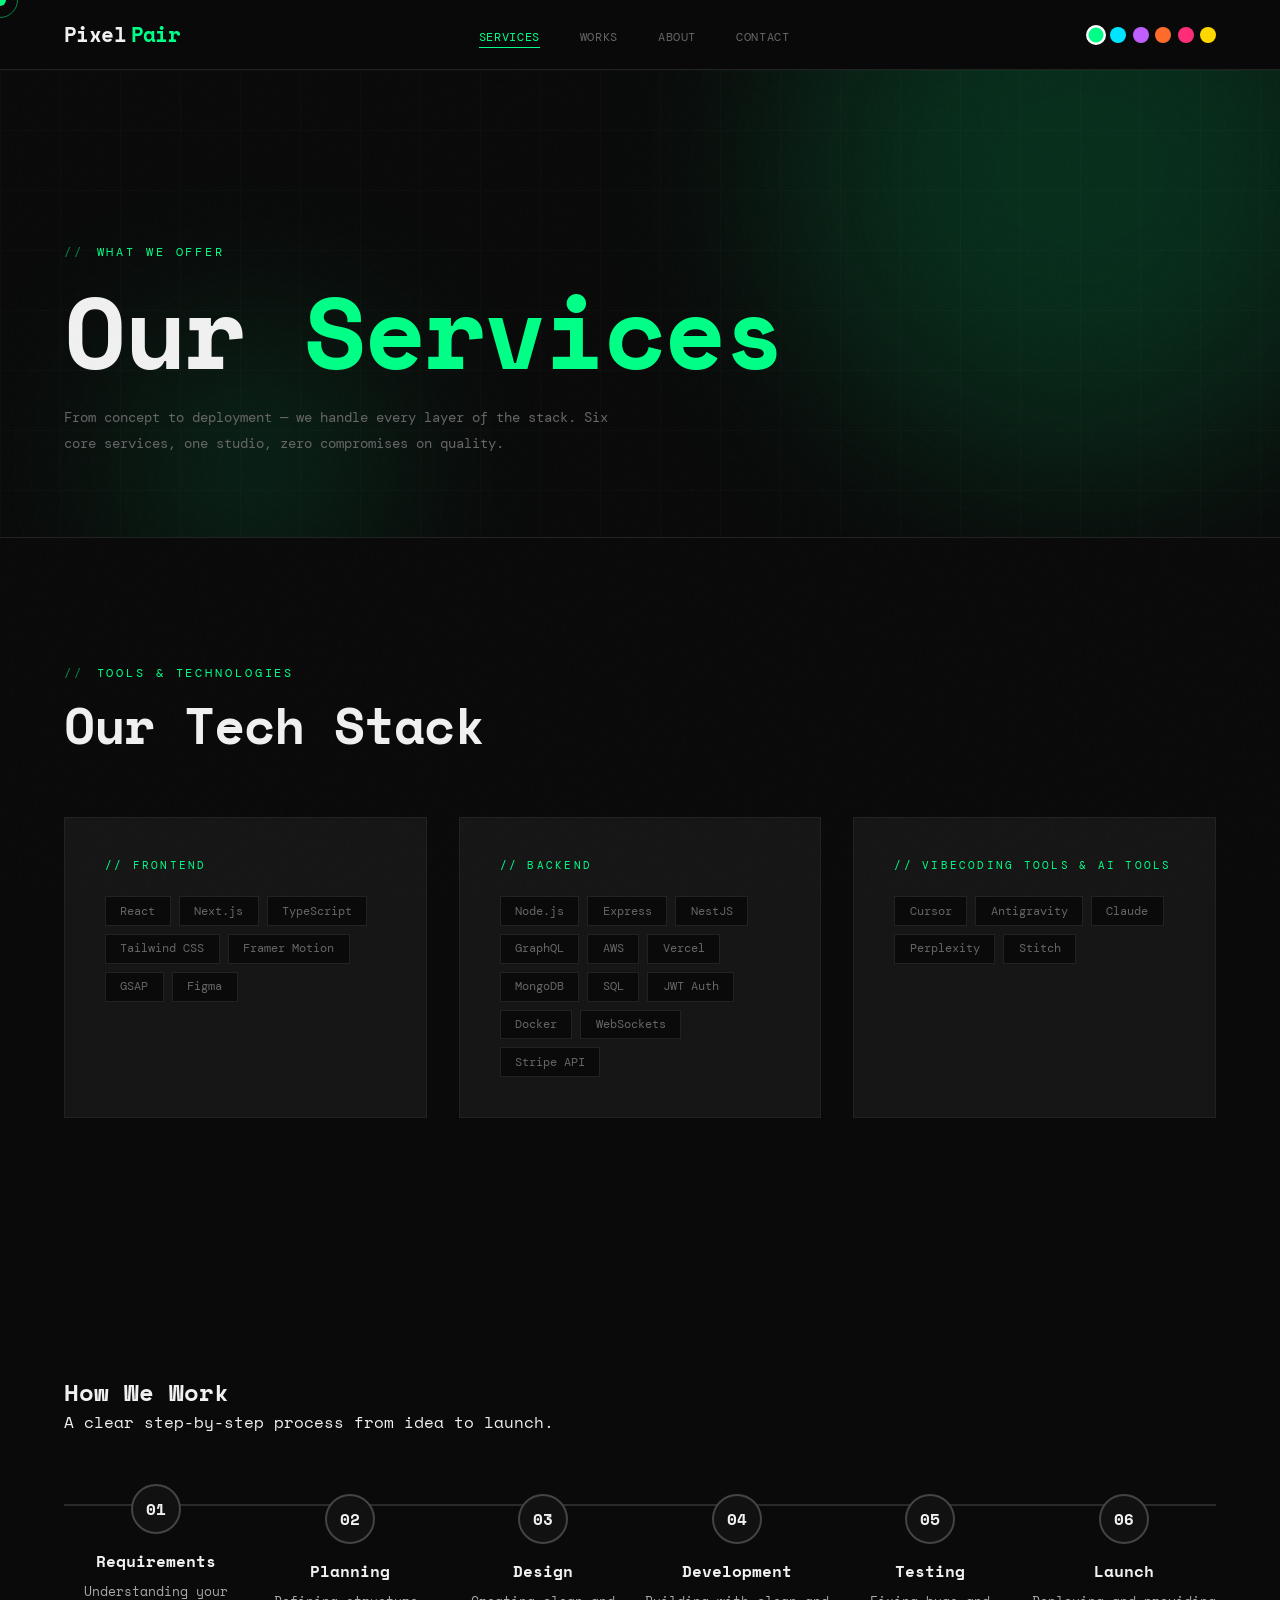
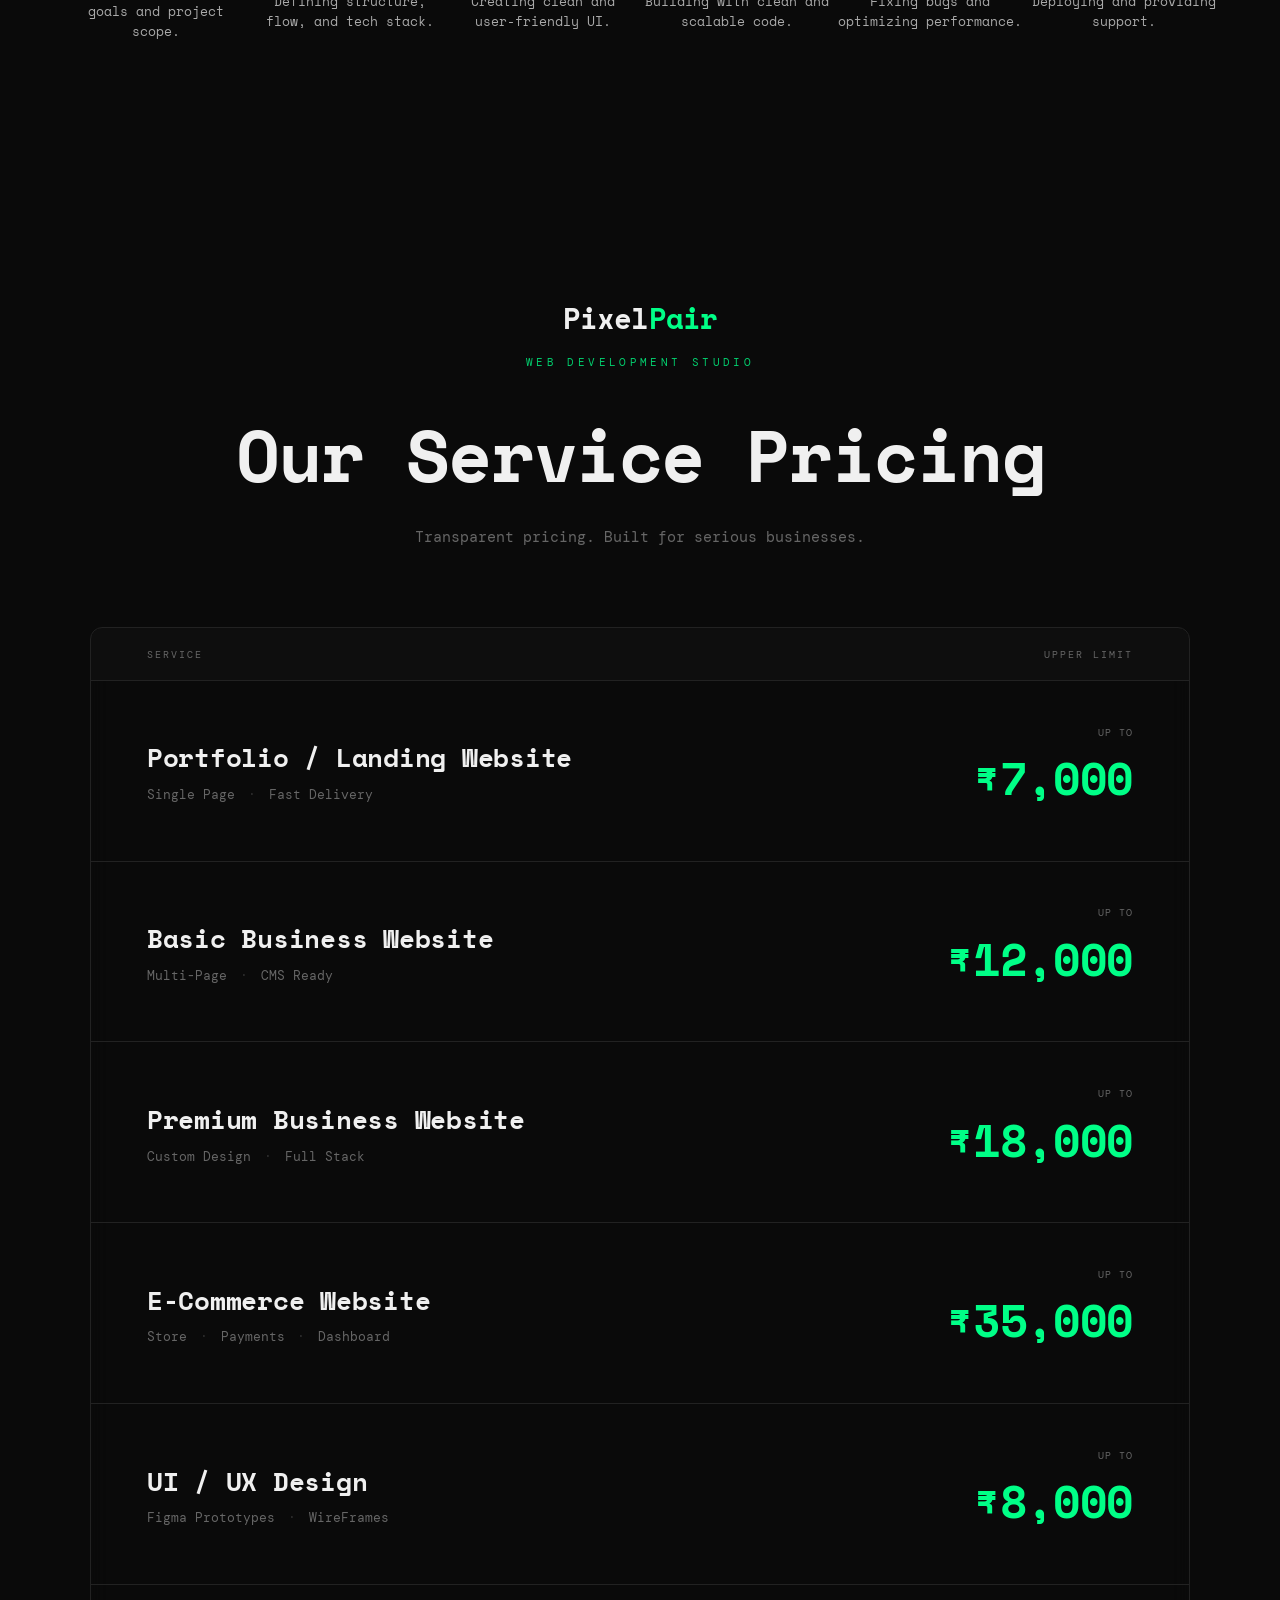
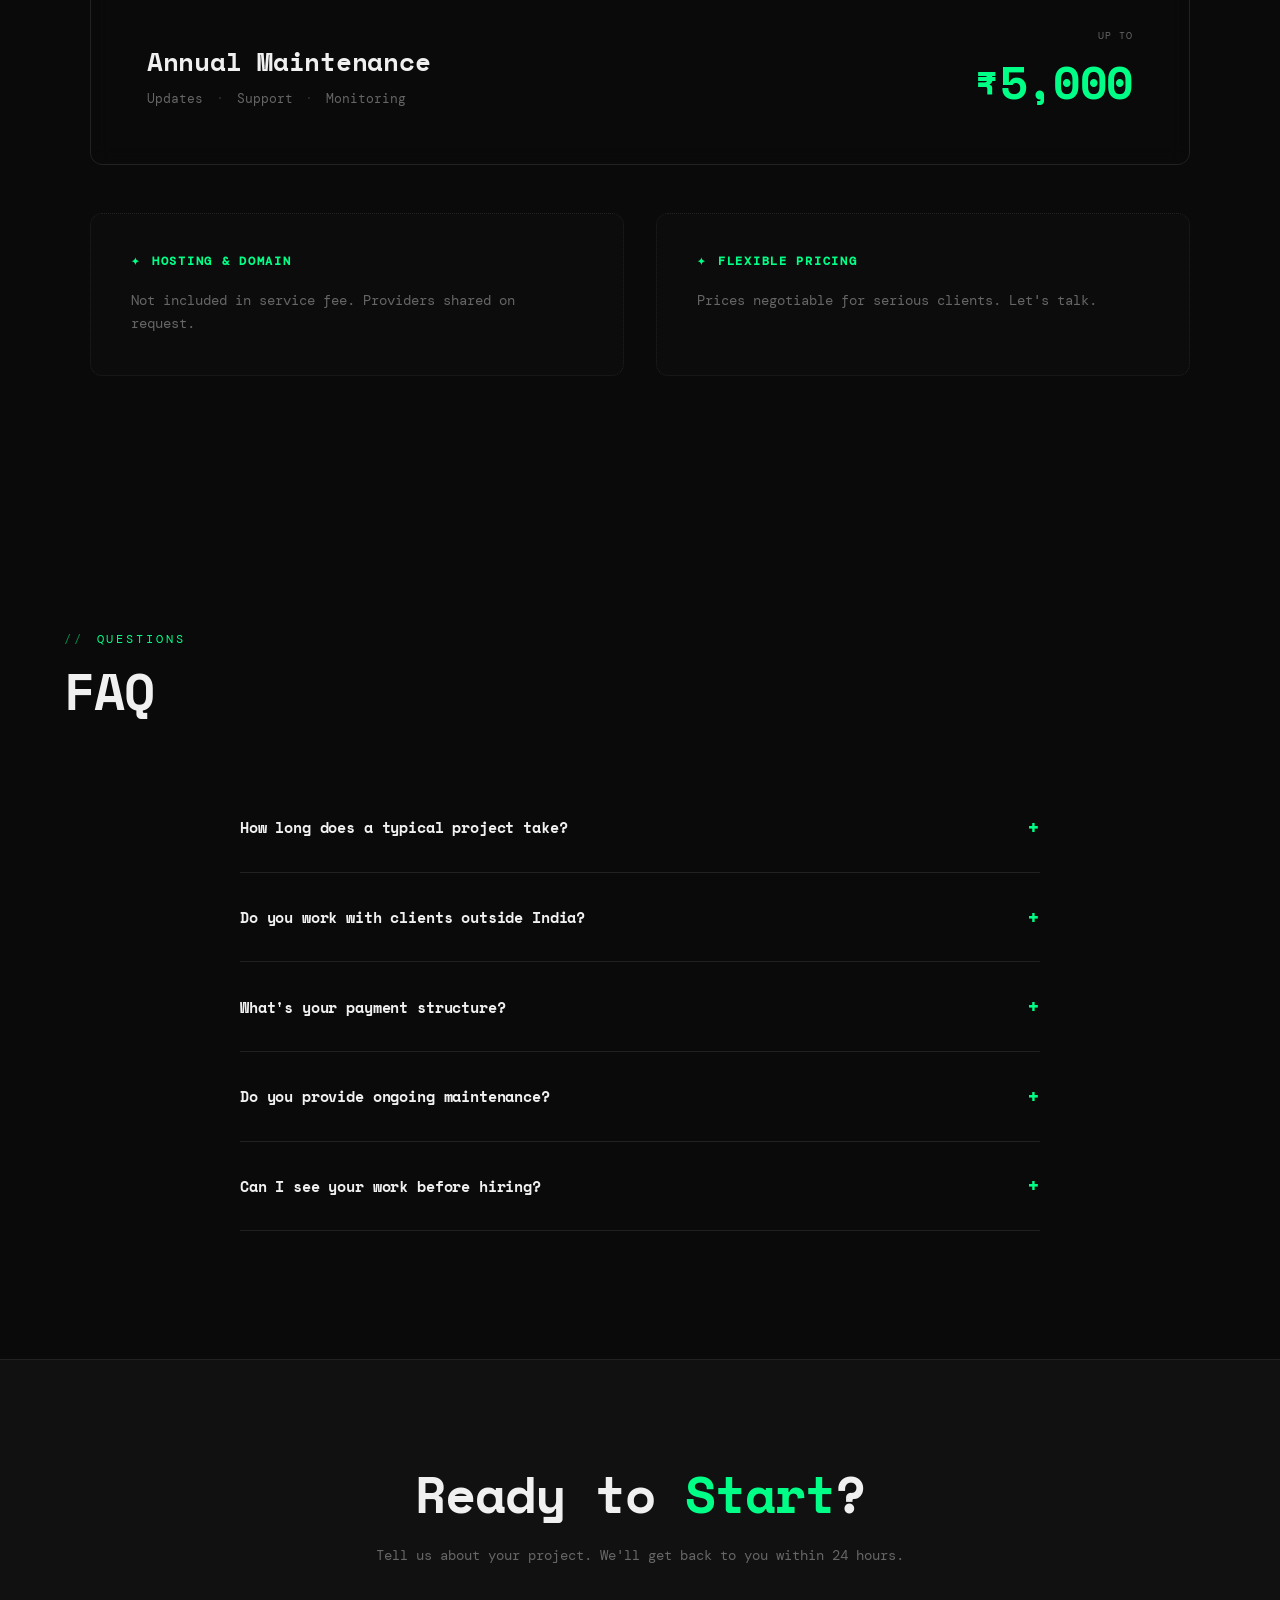
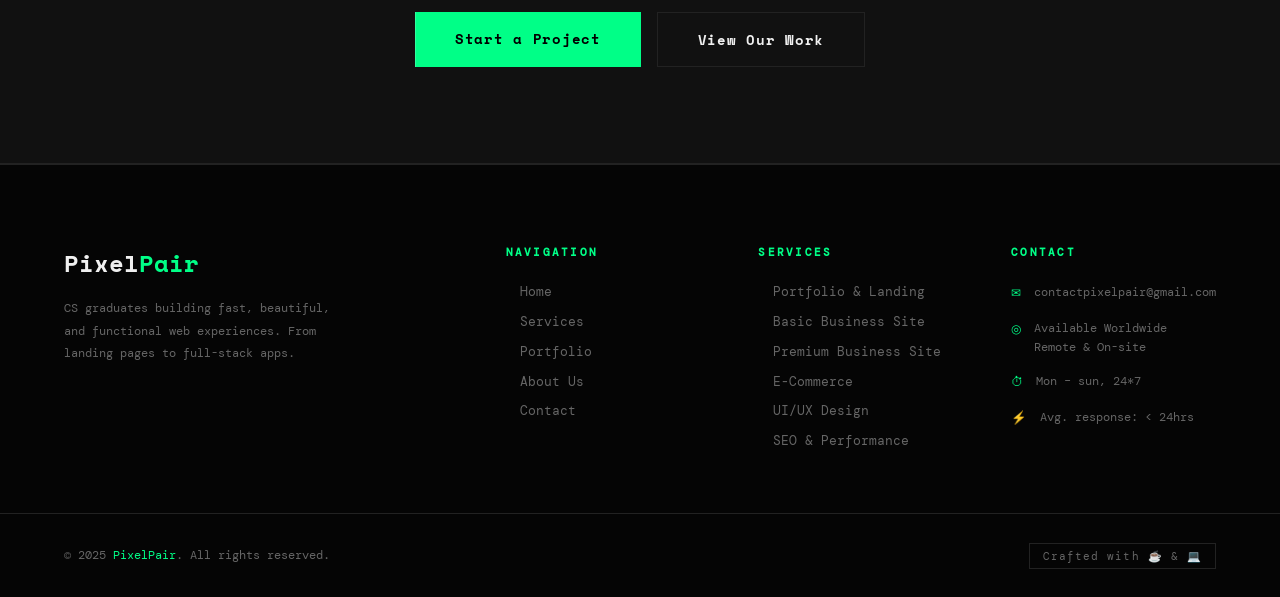
<file: PixelPair/services.html>
<!doctype html>
<html lang="en">
  <head>
    <meta charset="UTF-8" />
    <meta name="viewport" content="width=device-width, initial-scale=1.0" />
    <meta
      name="description"
      content="PixelPair Services — Web development, e-commerce, UI/UX, and more."
    />
    <title>Services — PixelPair</title>
    <link
      href="https://fonts.googleapis.com/css2?family=Space+Mono:ital,wght@0,400;0,700;1,400;1,700&family=DM+Mono:wght@300;400;500&display=swap"
      rel="stylesheet"
    />
    <link rel="stylesheet" href="pixelpair.css" />
    <style>
      /* SERVICES BIG GRID */
      .services-big-grid {
        display: grid;
        grid-template-columns: 1fr 1fr;
        gap: 1px;
        background: var(--border);
        margin-top: 4rem;
      }
      .srv-card {
        background: var(--bg);
        padding: 4rem 3.5rem;
        position: relative;
        overflow: hidden;
        transition: all 0.4s;
      }
      .srv-card::after {
        content: "";
        position: absolute;
        bottom: 0;
        left: 0;
        right: 0;
        height: 2px;
        background: var(--accent);
        transform: scaleX(0);
        transform-origin: left;
        transition:
          transform 0.4s,
          background 0.3s;
      }
      .srv-card:hover::after {
        transform: scaleX(1);
      }
      .srv-card:hover {
        background: var(--bg2);
      }
      .srv-num {
        font-family: "DM Mono", monospace;
        font-size: 0.68rem;
        color: var(--muted);
        letter-spacing: 0.15em;
        margin-bottom: 2.5rem;
      }
      .srv-icon {
        font-size: 3rem;
        margin-bottom: 1.5rem;
        display: block;
        transition: transform 0.3s;
      }
      .srv-card:hover .srv-icon {
        transform: scale(1.1) rotate(-5deg);
      }
      .srv-name {
        font-size: 1.6rem;
        font-weight: 700;
        margin-bottom: 1rem;
        letter-spacing: -0.02em;
      }
      .srv-desc {
        font-family: "DM Mono", monospace;
        font-size: 0.82rem;
        color: var(--muted);
        line-height: 1.8;
        margin-bottom: 2rem;
      }
      .srv-features {
        list-style: none;
        display: flex;
        flex-direction: column;
        gap: 0.6rem;
      }
      .srv-features li {
        font-family: "DM Mono", monospace;
        font-size: 0.75rem;
        color: var(--muted);
        display: flex;
        align-items: center;
        gap: 0.7rem;
      }
      .srv-features li::before {
        content: "✓";
        color: var(--accent);
        font-size: 0.7rem;
      }
      .srv-price {
        position: absolute;
        top: 3.5rem;
        right: 3.5rem;
        font-family: "DM Mono", monospace;
        font-size: 0.72rem;
        color: var(--accent);
        letter-spacing: 0.1em;
        border: 1px solid var(--border);
        padding: 0.35rem 0.8rem;
        transition: border-color 0.3s;
      }
      .srv-card:hover .srv-price {
        border-color: var(--accent);
      }

      /* PROCESS */
      #process {
        background: var(--bg2);
      }
      .process-steps {
        display: grid;
        grid-template-columns: repeat(5, 1fr);
        gap: 0;
        margin-top: 4rem;
        position: relative;
      }
      .process-steps::before {
        content: "";
        position: absolute;
        top: 2.2rem;
        left: 10%;
        right: 10%;
        height: 1px;
        background: linear-gradient(
          90deg,
          transparent,
          var(--border),
          var(--accent),
          var(--border),
          transparent
        );
        z-index: 0;
      }
      .process-step {
        text-align: center;
        padding: 0 1.5rem;
        position: relative;
        z-index: 1;
      }
      .step-num {
        width: 44px;
        height: 44px;
        border: 1px solid var(--border);
        border-radius: 50%;
        display: flex;
        align-items: center;
        justify-content: center;
        margin: 0 auto 1.5rem;
        font-family: "DM Mono", monospace;
        font-size: 0.75rem;
        color: var(--accent);
        background: var(--bg2);
        transition: all 0.3s;
      }
      .process-step:hover .step-num {
        background: var(--accent);
        color: #000;
        border-color: var(--accent);
      }
      .step-title {
        font-size: 0.95rem;
        font-weight: 700;
        margin-bottom: 0.6rem;
        letter-spacing: -0.01em;
      }
      .step-desc {
        font-family: "DM Mono", monospace;
        font-size: 0.72rem;
        color: var(--muted);
        line-height: 1.7;
      }

      /* TECH STACK */
      #techstack {
        background: var(--bg);
      }
      .tech-categories {
        display: grid;
        grid-template-columns: repeat(3, 1fr);
        gap: 2rem;
        margin-top: 4rem;
      }
      .tech-cat {
        background: var(--card);
        border: 1px solid var(--border);
        padding: 2.5rem;
        transition: all 0.3s;
      }
      .tech-cat:hover {
        border-color: var(--accent);
        transform: translateY(-4px);
        box-shadow: 0 20px 50px var(--glow);
      }
      .tech-cat-name {
        font-family: "DM Mono", monospace;
        font-size: 0.7rem;
        color: var(--accent);
        letter-spacing: 0.2em;
        text-transform: uppercase;
        margin-bottom: 1.5rem;
      }
      .tech-pills {
        display: flex;
        flex-wrap: wrap;
        gap: 0.5rem;
      }
      .tech-pill {
        font-family: "DM Mono", monospace;
        font-size: 0.72rem;
        color: var(--muted);
        background: var(--bg);
        border: 1px solid var(--border);
        padding: 0.4rem 0.9rem;
        transition: all 0.2s;
      }
      .tech-pill:hover {
        border-color: var(--accent);
        color: var(--accent);
      }

      /* PRICING */
      #pricing {
        background: var(--bg2);
      }
      .pricing-grid {
        display: grid;
        grid-template-columns: repeat(3, 1fr);
        gap: 1.5rem;
        margin-top: 4rem;
      }
      .price-card {
        background: var(--card);
        border: 1px solid var(--border);
        padding: 3rem 2.5rem;
        position: relative;
        transition: all 0.4s;
      }
      .price-card:hover {
        transform: translateY(-4px);
        box-shadow: 0 20px 60px var(--glow);
      }
      .price-card.featured {
        border-color: var(--accent);
        transform: scale(1.03);
        box-shadow: 0 0 60px var(--glow);
      }
      .price-card.featured:hover {
        transform: scale(1.03) translateY(-4px);
      }
      .price-badge {
        position: absolute;
        top: -12px;
        left: 50%;
        transform: translateX(-50%);
        background: var(--accent);
        color: #000;
        font-family: "DM Mono", monospace;
        font-size: 0.65rem;
        letter-spacing: 0.15em;
        padding: 0.3rem 1rem;
        white-space: nowrap;
        font-weight: 700;
      }
      .price-plan {
        font-family: "DM Mono", monospace;
        font-size: 0.7rem;
        color: var(--muted);
        letter-spacing: 0.2em;
        text-transform: uppercase;
        margin-bottom: 1rem;
      }
      .price-card.featured .price-plan {
        color: var(--accent);
      }
      .price-amount {
        font-size: 2.8rem;
        font-weight: 700;
        letter-spacing: -0.03em;
        margin-bottom: 0.3rem;
      }
      .price-amount span {
        font-size: 1rem;
        color: var(--muted);
        font-weight: 400;
      }
      .price-note {
        font-family: "DM Mono", monospace;
        font-size: 0.72rem;
        color: var(--muted);
        margin-bottom: 2rem;
      }
      .price-features {
        list-style: none;
        display: flex;
        flex-direction: column;
        gap: 0.8rem;
        margin-bottom: 2.5rem;
      }
      .price-features li {
        font-family: "DM Mono", monospace;
        font-size: 0.75rem;
        color: var(--muted);
        display: flex;
        align-items: center;
        gap: 0.8rem;
      }
      .price-features li::before {
        content: "→";
        color: var(--accent);
        flex-shrink: 0;
      }
      .price-features li.no {
        opacity: 0.3;
      }
      .price-features li.no::before {
        content: "×";
        color: var(--muted);
      }
      .price-btn {
        padding: 0.9rem 2rem;
        background: var(--accent);
        color: #000;
        font-family: "Space Mono", monospace;
        font-weight: 700;
        font-size: 0.82rem;
        border: none;
        cursor: pointer;
        letter-spacing: 0.03em;
        transition: all 0.3s;
        text-decoration: none;
        display: block;
        width: 100%;
        text-align: center;
      }
      .price-btn:hover {
        transform: translateY(-2px);
        box-shadow: 0 10px 30px var(--glow);
      }
      .price-btn.outline {
        background: transparent;
        color: var(--text);
        border: 1px solid var(--border);
      }
      .price-btn.outline:hover {
        border-color: var(--accent);
        color: var(--accent);
      }

      /* FAQ */
      #faq {
        background: var(--bg);
      }
      .faq-list {
        max-width: 800px;
        margin: 4rem auto 0;
        display: flex;
        flex-direction: column;
        gap: 0;
      }
      .faq-item {
        border-bottom: 1px solid var(--border);
      }
      .faq-q {
        padding: 1.8rem 0;
        display: flex;
        justify-content: space-between;
        align-items: center;
        cursor: pointer;
        font-size: 0.95rem;
        font-weight: 700;
        letter-spacing: -0.01em;
        transition: color 0.3s;
        user-select: none;
      }
      .faq-q:hover {
        color: var(--accent);
      }
      .faq-icon {
        color: var(--accent);
        font-size: 1.3rem;
        transition: transform 0.3s;
        flex-shrink: 0;
      }
      .faq-item.open .faq-icon {
        transform: rotate(45deg);
      }
      .faq-a {
        font-family: "DM Mono", monospace;
        font-size: 0.82rem;
        color: var(--muted);
        line-height: 1.9;
        max-height: 0;
        overflow: hidden;
        transition:
          max-height 0.4s ease,
          padding 0.4s;
      }
      .faq-item.open .faq-a {
        max-height: 300px;
        padding-bottom: 1.5rem;
      }

      /* CTA BANNER */
      .cta-banner {
        background: var(--bg2);
        border-top: 1px solid var(--border);
        border-bottom: 1px solid var(--border);
        padding: 6rem 4rem;
        text-align: center;
      }
      .cta-title {
        font-size: clamp(2rem, 4vw, 3.5rem);
        font-weight: 700;
        letter-spacing: -0.02em;
        margin-bottom: 1rem;
      }
      .cta-title span {
        color: var(--accent);
      }
      .cta-sub {
        font-family: "DM Mono", monospace;
        font-size: 0.85rem;
        color: var(--muted);
        margin-bottom: 3rem;
      }
      .cta-btns {
        display: flex;
        gap: 1rem;
        justify-content: center;
        flex-wrap: wrap;
      }
      .cta-btns .btn-primary,
      .cta-btns .btn-outline {
        padding: 1rem 2.5rem;
      }

      @media (max-width: 900px) {
        .services-big-grid {
          grid-template-columns: 1fr;
        }
        .process-steps {
          grid-template-columns: 1fr 1fr;
          gap: 2rem;
        }
        .process-steps::before {
          display: none;
        }
        .tech-categories {
          grid-template-columns: 1fr;
        }
        .pricing-grid {
          grid-template-columns: 1fr;
        }
        .price-card.featured {
          transform: scale(1);
        }
        .cta-banner {
          padding: 4rem 1.5rem;
        }
      }
    </style>
  </head>
  <body>
    <div id="page-transition">
      <div class="pt-panel"></div>
      <div class="pt-label" id="pt-label">Loading...</div>
    </div>
    <div class="cursor" id="cursor"></div>
    <div class="cursor-follower" id="cursorFollower"></div>

    <nav id="navbar">
      <a href="index.html" class="nav-logo" data-page="Home"
        >Pixel<span>Pair</span></a
      >
      <ul class="nav-links">
        <li><a href="services.html" class="active">Services</a></li>
        <li><a href="portfolio.html" data-page="Portfolio">Works</a></li>
        <li><a href="about.html" data-page="About">About</a></li>
        <li><a href="contact.html" data-page="Contact">Contact</a></li>
      </ul>
      <div class="nav-right">
        <div class="theme-switcher">
          <div class="theme-btn t-green" onclick="setTheme('')"></div>
          <div class="theme-btn t-cyan" onclick="setTheme('theme-cyan')"></div>
          <div
            class="theme-btn t-purple"
            onclick="setTheme('theme-purple')"
          ></div>
          <div
            class="theme-btn t-orange"
            onclick="setTheme('theme-orange')"
          ></div>
          <div class="theme-btn t-pink" onclick="setTheme('theme-pink')"></div>
          <div class="theme-btn t-gold" onclick="setTheme('theme-gold')"></div>
        </div>
        <button class="hamburger" id="hamburger" aria-label="Toggle menu">
          <span></span><span></span><span></span>
        </button>
      </div>
      <div class="mobile-menu" id="mobileMenu">
        <a href="index.html" data-page="Home">Home</a>
        <a href="services.html" data-page="Services">Services</a>
        <a href="portfolio.html" data-page="Portfolio">Portfolio</a>
        <a href="about.html" data-page="About">About</a>
        <a href="contact.html" data-page="Contact">Contact</a>
        <div class="mobile-menu-divider"></div>
        <div class="mobile-theme-row">
          <span class="mobile-theme-label">Theme</span>
          <div class="theme-btn t-green" onclick="setTheme('')"></div>
          <div class="theme-btn t-cyan" onclick="setTheme('theme-cyan')"></div>
          <div
            class="theme-btn t-purple"
            onclick="setTheme('theme-purple')"
          ></div>
          <div
            class="theme-btn t-orange"
            onclick="setTheme('theme-orange')"
          ></div>
          <div class="theme-btn t-pink" onclick="setTheme('theme-pink')"></div>
          <div class="theme-btn t-gold" onclick="setTheme('theme-gold')"></div>
        </div>
      </div>
    </nav>

    <div class="page-hero">
      <div class="page-hero-grid"></div>
      <div class="page-hero-orb orb-a"></div>
      <div class="page-hero-orb orb-b"></div>
      <div class="page-tag">What We Offer</div>
      <h1 class="page-title">Our <span>Services</span></h1>
      <p class="page-desc">
        From concept to deployment — we handle every layer of the stack. Six
        core services, one studio, zero compromises on quality.
      </p>
    </div>



    <section id="techstack">
      <div class="section-label reveal">Tools & Technologies</div>
      <h2 class="section-title reveal">Our Tech Stack</h2>
      <div class="tech-categories">
        <div class="tech-cat reveal">
          <div class="tech-cat-name">// Frontend</div>
          <div class="tech-pills">
            <span class="tech-pill">React</span
            ><span class="tech-pill">Next.js</span
            ><span class="tech-pill">TypeScript</span
            ><span class="tech-pill">Tailwind CSS</span
            ><span class="tech-pill">Framer Motion</span
            ><span class="tech-pill">GSAP</span
            ><span class="tech-pill">Figma</span>
          </div>
        </div>
        <div class="tech-cat reveal">
          <div class="tech-cat-name">// Backend</div>
          <div class="tech-pills">
            <span class="tech-pill">Node.js</span
            ><span class="tech-pill">Express</span
            ><span class="tech-pill">NestJS</span
            ><span class="tech-pill">GraphQL</span
            ><span class="tech-pill">AWS</span
            ><span class="tech-pill">Vercel</span
            ><span class="tech-pill">MongoDB</span
            ><span class="tech-pill">SQL</span
            ><span class="tech-pill">JWT Auth</span
            ><span class="tech-pill">Docker</span
            ><span class="tech-pill">WebSockets</span
            ><span class="tech-pill">Stripe API</span>
          </div>
        </div>
        <div class="tech-cat reveal">
          <div class="tech-cat-name">// Vibecoding Tools & AI Tools</div>
          <div class="tech-pills">
            <span class="tech-pill">Cursor</span
            ><span class="tech-pill">Antigravity</span
            ><span class="tech-pill">Claude</span
            ><span class="tech-pill">Perplexity</span
            ><span class="tech-pill">Stitch</span>
          </div>
        </div>
      </div>
    </section>

    <section class="workflow-line-section">
      <div class="workflow-line-container">
        <h2 class="workflow-title">How We Work</h2>
        <p class="workflow-subtitle">
          A clear step-by-step process from idea to launch.
        </p>

        <div class="workflow-line">
          <!-- Step 1 -->
          <div class="workflow-step">
            <div class="circle">01</div>
            <div class="step-content">
              <h4>Requirements</h4>
              <p>Understanding your goals and project scope.</p>
            </div>
          </div>

          <!-- Step 2 -->
          <div class="workflow-step">
            <div class="circle">02</div>
            <div class="step-content">
              <h4>Planning</h4>
              <p>Defining structure, flow, and tech stack.</p>
            </div>
          </div>

          <!-- Step 3 -->
          <div class="workflow-step">
            <div class="circle">03</div>
            <div class="step-content">
              <h4>Design</h4>
              <p>Creating clean and user-friendly UI.</p>
            </div>
          </div>

          <!-- Step 4 -->
          <div class="workflow-step">
            <div class="circle">04</div>
            <div class="step-content">
              <h4>Development</h4>
              <p>Building with clean and scalable code.</p>
            </div>
          </div>

          <!-- Step 5 -->
          <div class="workflow-step">
            <div class="circle">05</div>
            <div class="step-content">
              <h4>Testing</h4>
              <p>Fixing bugs and optimizing performance.</p>
            </div>
          </div>

          <!-- Step 6 -->
          <div class="workflow-step">
            <div class="circle">06</div>
            <div class="step-content">
              <h4>Launch</h4>
              <p>Deploying and providing support.</p>
            </div>
          </div>
        </div>
      </div>
    </section>

    <!-- SERVICES / PRICING -->
    <section id="services-detail" class="pricing-table-section">
      <div class="pricing-header reveal">
        <div class="pricing-brand">Pixel<span>Pair</span></div>
        <span class="pricing-tagline">Web Development Studio</span>
        <h2 class="pricing-title">Our Service Pricing</h2>
        <p class="pricing-subtitle">Transparent pricing. Built for serious businesses.</p>
      </div>

      <div class="pricing-container reveal">
        <div class="pricing-labels">
          <span class="label-text">Service</span>
          <span class="label-text">Upper Limit</span>
        </div>

        <a href="servicedetail.html?s=portfolio" class="pricing-row" style="text-decoration: none; color: inherit;">
          <div class="row-info">
            <h3>Portfolio / Landing Website</h3>
            <p>Single Page <span>·</span> Fast Delivery</p>
          </div>
          <div class="row-price">
            <span class="price-limit">Up to</span>
            <div class="price-amount">₹7,000</div>
          </div>
        </a>

        <a href="servicedetail.html?s=basic" class="pricing-row" style="text-decoration: none; color: inherit;">
          <div class="row-info">
            <h3>Basic Business Website</h3>
            <p>Multi-Page <span>·</span> CMS Ready</p>
          </div>
          <div class="row-price">
            <span class="price-limit">Up to</span>
            <div class="price-amount">₹12,000</div>
          </div>
        </a>

        <a href="servicedetail.html?s=premium" class="pricing-row" style="text-decoration: none; color: inherit;">
          <div class="row-info">
            <h3>Premium Business Website</h3>
            <p>Custom Design <span>·</span> Full Stack</p>
          </div>
          <div class="row-price">
            <span class="price-limit">Up to</span>
            <div class="price-amount">₹18,000</div>
          </div>
        </a>

        <a href="servicedetail.html?s=ecommerce" class="pricing-row" style="text-decoration: none; color: inherit;">
          <div class="row-info">
            <h3>E-Commerce Website</h3>
            <p>Store <span>·</span> Payments <span>·</span> Dashboard</p>
          </div>
          <div class="row-price">
            <span class="price-limit">Up to</span>
            <div class="price-amount">₹35,000</div>
          </div>
        </a>

        <a href="servicedetail.html?s=uiux" class="pricing-row" style="text-decoration: none; color: inherit;">
          <div class="row-info">
            <h3>UI / UX Design</h3>
            <p>Figma Prototypes <span>·</span> WireFrames</p>
          </div>
          <div class="row-price">
            <span class="price-limit">Up to</span>
            <div class="price-amount">₹8,000</div>
          </div>
        </a>

        <a href="servicedetail.html?s=maintenance" class="pricing-row" style="text-decoration: none; color: inherit;">
          <div class="row-info">
            <h3>Annual Maintenance</h3>
            <p>Updates <span>·</span> Support <span>·</span> Monitoring</p>
          </div>
          <div class="row-price">
            <span class="price-limit">Up to</span>
            <div class="price-amount">₹5,000</div>
          </div>
        </a>
      </div>

      <div class="pricing-footer-info reveal">
        <div class="info-box">
          <h4>Hosting & Domain</h4>
          <p>Not included in service fee. Providers shared on request.</p>
        </div>
        <div class="info-box">
          <h4>Flexible Pricing</h4>
          <p>Prices negotiable for serious clients. Let's talk.</p>
        </div>
      </div>
    </section>

    <section id="faq">
      <div class="section-label reveal">Questions</div>
      <h2 class="section-title reveal">FAQ</h2>
      <div class="faq-list">
        <div class="faq-item">
          <div class="faq-q" onclick="toggleFaq(this)">
            How long does a typical project take?<span class="faq-icon">+</span>
          </div>
          <div class="faq-a">
            Most projects take 2–6 weeks depending on scope. Landing pages are
            typically 1–2 weeks, while full web apps can be 4–8 weeks. We'll
            give you a detailed timeline during the discovery phase.
          </div>
        </div>
        <div class="faq-item">
          <div class="faq-q" onclick="toggleFaq(this)">
            Do you work with clients outside India?<span class="faq-icon"
              >+</span
            >
          </div>
          <div class="faq-a">
            Absolutely — we work with clients worldwide. Our team communicates
            clearly in English and adapts to different time zones. We've worked
            with clients across India, Europe, and North America.
          </div>
        </div>
        <div class="faq-item">
          <div class="faq-q" onclick="toggleFaq(this)">
            What's your payment structure?<span class="faq-icon">+</span>
          </div>
          <div class="faq-a">
            We typically work with 50% upfront and 50% on delivery. For longer
            projects, we can arrange milestone-based payments. We accept UPI,
            bank transfer, and international wire.
          </div>
        </div>
        <div class="faq-item">
          <div class="faq-q" onclick="toggleFaq(this)">
            Do you provide ongoing maintenance?<span class="faq-icon">+</span>
          </div>
          <div class="faq-a">
            Yes — all projects include 30 days of post-launch support. We also
            offer monthly maintenance retainers for ongoing updates, security
            patches, and feature additions.
          </div>
        </div>
        <div class="faq-item">
          <div class="faq-q" onclick="toggleFaq(this)">
            Can I see your work before hiring?<span class="faq-icon">+</span>
          </div>
          <div class="faq-a">
            Of course. Check out our
            <a
              href="portfolio.html"
              data-page="Portfolio"
              style="color: var(--accent)"
              >portfolio page</a
            >
            for detailed case studies. We're also happy to share private
            references on request.
          </div>
        </div>
      </div>
    </section>

    <div class="cta-banner">
      <h2 class="cta-title reveal">Ready to <span>Start</span>?</h2>
      <p class="cta-sub reveal">
        Tell us about your project. We'll get back to you within 24 hours.
      </p>
      <div class="cta-btns reveal">
        <a href="contact.html" class="btn-primary" data-page="Contact"
          ><span>Start a Project</span></a
        >
        <a href="portfolio.html" class="btn-outline" data-page="Portfolio"
          >View Our Work</a
        >
      </div>
    </div>

    <footer>
      <div class="footer-top">
        <div class="footer-brand">
          <div class="footer-logo">Pixel<span>Pair</span></div>
          <p>
            CS graduates building fast, beautiful, and functional web
            experiences. From landing pages to full-stack apps.
          </p>

        </div>
        <div class="footer-col">
          <h4>Navigation</h4>
          <ul>
            <li><a href="index.html" data-page="Home">Home</a></li>
            <li><a href="services.html" data-page="Services">Services</a></li>
            <li>
              <a href="portfolio.html" data-page="Portfolio">Portfolio</a>
            </li>
            <li><a href="about.html" data-page="About">About Us</a></li>
            <li><a href="contact.html" data-page="Contact">Contact</a></li>
          </ul>
        </div>
        <div class="footer-col">
          <h4>Services</h4>
          <ul>
            <li><a href="servicedetail.html?s=portfolio">Portfolio & Landing</a></li>
            <li><a href="servicedetail.html?s=basic">Basic Business Site</a></li>
            <li><a href="servicedetail.html?s=premium">Premium Business Site</a></li>
            <li><a href="servicedetail.html?s=ecommerce">E-Commerce</a></li>
            <li><a href="servicedetail.html?s=uiux">UI/UX Design</a></li>
            <li><a href="servicedetail.html?s=maintenance">SEO & Performance</a></li>
          </ul>
        </div>
        <div class="footer-col">
          <h4>Contact</h4>
          <div class="footer-contact-item">
            <span class="icon">✉</span><span>contactpixelpair@gmail.com</span>
          </div>
          <div class="footer-contact-item">
            <span class="icon">◎</span
            ><span>Available Worldwide<br />Remote &amp; On-site</span>
          </div>
          <div class="footer-contact-item">
            <span class="icon">⏱</span><span>Mon – sun, 24*7</span>
          </div>
          <div class="footer-contact-item">
            <span class="icon">⚡</span><span>Avg. response: &lt; 24hrs</span>
          </div>
        </div>
      </div>
      <div class="footer-bottom">
        <div class="footer-copy">
          © 2025 <span>PixelPair</span>. All rights reserved.
        </div>
        
        <div class="footer-badge">Crafted with ☕ &amp; 💻</div>
      </div>
    </footer>

    <script src="pixelpair.js"></script>
    <script>
      function toggleFaq(el) {
        const item = el.parentElement,
          currentOpen = document.querySelector(".faq-item.open");
        if (currentOpen && currentOpen !== item) {
          currentOpen.classList.remove("open");
          currentOpen
            .querySelector(".faq-q")
            .setAttribute("aria-expanded", "false");
        }
        item.classList.toggle("open");
        el.setAttribute("aria-expanded", item.classList.contains("open"));
      }
    </script>
  </body>
</html>
</file>
<file: PixelPair/pixelpair.css>
/* ============================================================
   PIXELPAIR — SHARED STYLESHEET  v2.0
   ============================================================ */

/* ---------- THEME VARS ---------- */
:root{
  --bg:#0a0a0a;--bg2:#111111;--accent:#00ff87;--accent2:#00cc6a;
  --text:#f0f0f0;--muted:#666;--card:#161616;--border:#222;
  --glow:rgba(0,255,135,0.15);--glow-strong:rgba(0,255,135,0.45);
  --nav-h:70px;
}
.theme-cyan   {--accent:#00e5ff;--accent2:#00b8d4;--glow:rgba(0,229,255,0.15);--glow-strong:rgba(0,229,255,0.45)}
.theme-purple {--accent:#bf5fff;--accent2:#9c3fe0;--glow:rgba(191,95,255,0.15);--glow-strong:rgba(191,95,255,0.45)}
.theme-orange {--accent:#ff6b2b;--accent2:#e04e0f;--glow:rgba(255,107,43,0.15);--glow-strong:rgba(255,107,43,0.45)}
.theme-pink   {--accent:#ff2d78;--accent2:#cc1a57;--glow:rgba(255,45,120,0.15);--glow-strong:rgba(255,45,120,0.45)}
.theme-gold   {--accent:#ffd700;--accent2:#ccaa00;--glow:rgba(255,215,0,0.15);--glow-strong:rgba(255,215,0,0.45)}

/* ---------- RESET ---------- */
*,*::before,*::after{margin:0;padding:0;box-sizing:border-box}
html{scroll-behavior:smooth}
body{background:var(--bg);color:var(--text);font-family:'Space Mono',monospace;overflow-x:hidden;cursor:none}
body::before{content:'';position:fixed;inset:0;background-image:url("data:image/svg+xml,%3Csvg viewBox='0 0 256 256' xmlns='http://www.w3.org/2000/svg'%3E%3Cfilter id='noise'%3E%3CfeTurbulence type='fractalNoise' baseFrequency='0.9' numOctaves='4' stitchTiles='stitch'/%3E%3C/filter%3E%3Crect width='100%25' height='100%25' filter='url(%23noise)' opacity='0.03'/%3E%3C/svg%3E");pointer-events:none;z-index:1;opacity:0.4}

/* ---------- PAGE TRANSITION ---------- */
#page-transition{position:fixed;inset:0;z-index:99998;pointer-events:none;display:flex;align-items:center;justify-content:center}
.pt-panel{position:absolute;inset:0;background:var(--bg);transform:scaleY(0);transform-origin:bottom}
.pt-label{position:relative;z-index:2;font-family:'DM Mono',monospace;font-size:0.8rem;letter-spacing:0.3em;color:var(--accent);text-transform:uppercase;opacity:0;transition:color 0.3s}
@keyframes ptIn{0%{transform:scaleY(0);transform-origin:bottom}50%{transform:scaleY(1);transform-origin:bottom}50.01%{transform-origin:top}100%{transform:scaleY(0);transform-origin:top}}
@keyframes ptLabelIn{0%,40%{opacity:0}50%{opacity:1}90%,100%{opacity:0}}
.pt-active .pt-panel{animation:ptIn 0.8s cubic-bezier(0.77,0,0.18,1) forwards}
.pt-active .pt-label{animation:ptLabelIn 0.8s ease forwards}

/* ---------- LOADER ---------- */
#loader{position:fixed;inset:0;background:var(--bg);z-index:99999;display:flex;align-items:center;justify-content:center;flex-direction:column;gap:1.8rem;transition:opacity 0.7s ease,visibility 0.7s ease}
#loader.hidden{opacity:0;visibility:hidden;pointer-events:none}
.loader-logo{font-size:2.2rem;font-weight:800;letter-spacing:-0.03em;animation:loaderPulse 1.5s ease-in-out infinite}
.loader-logo span{color:var(--accent)}
.loader-tagline{font-family:'DM Mono',monospace;font-size:0.75rem;color:var(--muted);letter-spacing:0.2em;text-transform:uppercase;opacity:0;animation:fadeIn 0.5s 0.5s forwards}
.loader-bar-wrap{width:220px;height:2px;background:var(--border)}
.loader-bar{height:100%;background:var(--accent);width:0;animation:loadBar 1.9s cubic-bezier(0.4,0,0.2,1) forwards}
@keyframes loadBar{0%{width:0}60%{width:75%}100%{width:100%}}
@keyframes loaderPulse{0%,100%{opacity:1}50%{opacity:0.65}}
@keyframes fadeIn{to{opacity:1}}

/* ---------- CURSOR ---------- */
.cursor{position:fixed;width:12px;height:12px;background:var(--accent);border-radius:50%;pointer-events:none;z-index:9999;transform:translate(-50%,-50%);transition:transform 0.1s,background 0.3s;mix-blend-mode:difference}
.cursor-follower{position:fixed;width:36px;height:36px;border:1px solid var(--accent);border-radius:50%;pointer-events:none;z-index:9998;transform:translate(-50%,-50%);transition:all 0.15s ease,border-color 0.3s;opacity:0.5}

/* ---------- NAV ---------- */
nav{position:fixed;top:0;left:0;right:0;z-index:500;height:var(--nav-h);padding:0 4rem;display:flex;align-items:center;justify-content:space-between;background:rgba(10,10,10,0.92);backdrop-filter:blur(20px);border-bottom:1px solid var(--border);transition:border-color 0.3s}
.nav-logo{font-size:1.3rem;font-weight:800;color:var(--text);text-decoration:none;display:flex;align-items:center;gap:0.3rem;letter-spacing:-0.03em}
.nav-logo span{color:var(--accent);transition:color 0.3s}
.nav-links{display:flex;gap:2.5rem;list-style:none}
.nav-links a{font-family:'DM Mono',monospace;font-size:0.78rem;color:var(--muted);text-decoration:none;letter-spacing:0.05em;transition:color 0.3s;text-transform:uppercase}
.nav-links a:hover,.nav-links a.active{color:var(--accent)}
.nav-links a.active{border-bottom:1px solid var(--accent);padding-bottom:2px}
.nav-right{display:flex;align-items:center;gap:1.2rem}
.theme-switcher{display:flex;gap:0.4rem;align-items:center}
.theme-btn{width:16px;height:16px;border-radius:50%;border:2px solid transparent;cursor:pointer;transition:all 0.3s}
.theme-btn:hover,.theme-btn.active{border-color:white;transform:scale(1.25)}
.t-green{background:#00ff87}.t-cyan{background:#00e5ff}.t-purple{background:#bf5fff}.t-orange{background:#ff6b2b}.t-pink{background:#ff2d78}.t-gold{background:#ffd700}

/* ---------- HAMBURGER ---------- */
.hamburger{display:none;flex-direction:column;gap:5px;cursor:pointer;padding:4px;background:none;border:none;z-index:600}
.hamburger span{display:block;width:22px;height:2px;background:var(--text);transition:all 0.35s cubic-bezier(0.4,0,0.2,1);transform-origin:center}
.hamburger.open span:nth-child(1){transform:translateY(7px) rotate(45deg)}
.hamburger.open span:nth-child(2){opacity:0;transform:scaleX(0)}
.hamburger.open span:nth-child(3){transform:translateY(-7px) rotate(-45deg)}
.mobile-menu{display:none;position:absolute;top:calc(100% + 1px);right:0.8rem;width:210px;background:rgba(14,14,14,0.98);backdrop-filter:blur(20px);border:1px solid var(--border);padding:0.6rem 0;transform:translateY(-8px) scale(0.97);opacity:0;transition:all 0.25s cubic-bezier(0.4,0,0.2,1);pointer-events:none;box-shadow:0 20px 60px rgba(0,0,0,0.7)}
.mobile-menu.open{transform:translateY(0) scale(1);opacity:1;pointer-events:all}
.mobile-menu a{display:block;padding:0.7rem 1.4rem;font-family:'DM Mono',monospace;font-size:0.76rem;color:var(--muted);text-decoration:none;letter-spacing:0.08em;text-transform:uppercase;transition:all 0.2s;border-left:2px solid transparent}
.mobile-menu a:hover{color:var(--accent);border-left-color:var(--accent);background:var(--glow)}
.mobile-menu-divider{height:1px;background:var(--border);margin:0.4rem 1rem}
.mobile-theme-row{display:flex;gap:0.5rem;padding:0.7rem 1.4rem;align-items:center}
.mobile-theme-label{font-family:'DM Mono',monospace;font-size:0.62rem;color:var(--muted);letter-spacing:0.1em;text-transform:uppercase;margin-right:0.2rem}

/* ---------- PAGE HERO (inner pages) ---------- */
.page-hero{min-height:52vh;display:flex;flex-direction:column;justify-content:flex-end;padding:0 4rem 5rem;position:relative;overflow:hidden;border-bottom:1px solid var(--border);margin-top:var(--nav-h)}
.page-hero-grid{position:absolute;inset:0;background-image:linear-gradient(var(--border) 1px,transparent 1px),linear-gradient(90deg,var(--border) 1px,transparent 1px);background-size:60px 60px;opacity:0.2}
.page-hero-orb{position:absolute;border-radius:50%;filter:blur(100px);pointer-events:none;transition:background 0.5s}
.orb-a{width:600px;height:600px;background:var(--glow);top:-200px;right:-100px;animation:orbF 8s ease-in-out infinite}
.orb-b{width:250px;height:250px;background:var(--glow);bottom:-50px;left:10%;animation:orbF 6s ease-in-out infinite reverse}
@keyframes orbF{0%,100%{transform:translate(0,0) scale(1)}50%{transform:translate(20px,-20px) scale(1.08)}}
.page-tag{font-family:'DM Mono',monospace;font-size:0.72rem;color:var(--accent);letter-spacing:0.25em;text-transform:uppercase;margin-bottom:1.2rem;display:flex;align-items:center;gap:0.8rem;transition:color 0.3s;animation:fadeUp 0.7s 0.2s both}
.page-tag::before{content:'//';opacity:0.5}
.page-title{font-size:clamp(3rem,8vw,7rem);font-weight:700;letter-spacing:-0.02em;line-height:1;animation:fadeUp 0.7s 0.35s both}
.page-title span{color:var(--accent);transition:color 0.3s}
.page-desc{font-family:'DM Mono',monospace;font-size:0.9rem;color:var(--muted);max-width:550px;line-height:1.8;margin-top:1.5rem;animation:fadeUp 0.7s 0.5s both}

/* ---------- SECTIONS ---------- */
section{padding:8rem 4rem;position:relative}
.section-label{font-family:'DM Mono',monospace;font-size:0.72rem;color:var(--accent);letter-spacing:0.25em;text-transform:uppercase;margin-bottom:1rem;transition:color 0.3s;display:flex;align-items:center;gap:0.8rem}
.section-label::before{content:'//';opacity:0.5}
.section-title{font-size:clamp(2rem,4vw,3.5rem);font-weight:700;letter-spacing:-0.02em;line-height:1.1;margin-bottom:1.5rem}

/* ---------- BUTTONS ---------- */
.btn-primary{padding:0.9rem 2.2rem;background:var(--accent);color:#000;font-family:'Space Mono',monospace;font-weight:700;font-size:0.9rem;border:none;cursor:pointer;letter-spacing:0.05em;position:relative;overflow:hidden;transition:all 0.3s;text-decoration:none;display:inline-block}
.btn-primary::before{content:'';position:absolute;inset:0;background:white;transform:translateX(-100%);transition:transform 0.3s}
.btn-primary:hover::before{transform:translateX(0)}
.btn-primary span{position:relative;z-index:1}
.btn-outline{padding:0.9rem 2.2rem;background:transparent;color:var(--text);font-family:'Space Mono',monospace;font-weight:700;font-size:0.9rem;border:1px solid var(--border);cursor:pointer;text-decoration:none;display:inline-block;transition:all 0.3s;letter-spacing:0.05em}
.btn-outline:hover{border-color:var(--accent);color:var(--accent)}

/* ---------- MARQUEE ---------- */
.marquee-wrap{overflow:hidden;border-top:1px solid var(--border);border-bottom:1px solid var(--border);padding:1rem 0;background:var(--bg2)}
.marquee-track{display:flex;gap:3rem;width:max-content;animation:marquee 20s linear infinite}
.marquee-item{font-family:'DM Mono',monospace;font-size:0.8rem;color:var(--muted);text-transform:uppercase;letter-spacing:0.15em;white-space:nowrap;display:flex;align-items:center;gap:1rem}
.marquee-item span{color:var(--accent)}
@keyframes marquee{0%{transform:translateX(0)}100%{transform:translateX(-50%)}}

.workflow-line {
  display: flex;
  justify-content: space-between;
  align-items: center;
  position: relative;
  margin-top: 50px;
  flex-wrap: wrap;
}

.workflow-line::before {
  content: "";
  position: absolute;
  top: 20px;
  left: 0;
  width: 100%;
  height: 2px;
  background: #2a2a2a;
  z-index: 0;
}

.workflow-step {
  position: relative;
  text-align: center;
  width: 16%;
  z-index: 1;
}

.circle {
  width: 50px;
  height: 50px;
  background: #111;
  border: 2px solid #444;
  border-radius: 50%;
  display: flex;
  align-items: center;
  justify-content: center;
  margin: 0 auto 15px;
  font-weight: bold;
}

.workflow-step h4 {
  margin-bottom: 8px;
  font-size: 16px;
}

.workflow-step p {
  font-size: 13px;
  color: #aaa;
}

/* ---------- FOOTER ---------- */
footer{background:#050505;border-top:1px solid var(--border)}
.footer-top{padding:5rem 4rem 4rem;display:grid;grid-template-columns:2fr 1fr 1fr 1fr;gap:4rem;border-bottom:1px solid var(--border)}
.footer-brand .footer-logo{font-size:1.5rem;font-weight:700;margin-bottom:1rem;font-family:'Space Mono',monospace}
.footer-brand .footer-logo span{color:var(--accent)}
.footer-brand p{font-family:'DM Mono',monospace;font-size:0.78rem;color:var(--muted);line-height:1.8;max-width:280px;margin-bottom:2rem}
.footer-social{display:flex;gap:0.8rem;flex-wrap:wrap}
.social-btn{width:38px;height:38px;border:1px solid var(--border);display:flex;align-items:center;justify-content:center;color:var(--muted);text-decoration:none;font-size:1rem;transition:all 0.3s;font-family:'DM Mono',monospace}
.social-btn:hover{border-color:var(--accent);color:var(--accent);background:var(--glow);transform:translateY(-3px)}
.footer-col h4{font-family:'DM Mono',monospace;font-size:0.7rem;color:var(--accent);letter-spacing:0.2em;text-transform:uppercase;margin-bottom:1.5rem}
.footer-col ul{list-style:none;display:flex;flex-direction:column;gap:0.8rem}
.footer-col ul li a{font-family:'DM Mono',monospace;font-size:0.8rem;color:var(--muted);text-decoration:none;transition:color 0.3s;display:flex;align-items:center;gap:0.5rem}
.footer-col ul li a::before{content:'→';opacity:0;transition:opacity 0.2s,transform 0.2s;transform:translateX(-6px);font-size:0.7rem}
.footer-col ul li a:hover{color:var(--accent)}
.footer-col ul li a:hover::before{opacity:1;transform:translateX(0)}
.footer-contact-item{display:flex;align-items:flex-start;gap:0.8rem;font-family:'DM Mono',monospace;font-size:0.78rem;color:var(--muted);margin-bottom:1rem;line-height:1.5}
.footer-contact-item .icon{color:var(--accent);flex-shrink:0;margin-top:1px}
.footer-bottom{padding:1.8rem 4rem;display:flex;justify-content:space-between;align-items:center;flex-wrap:wrap;gap:1rem}
.footer-copy{font-family:'DM Mono',monospace;font-size:0.72rem;color:var(--muted)}
.footer-copy span{color:var(--accent)}
.footer-bottom-links{display:flex;gap:2rem;flex-wrap:wrap}
.footer-bottom-links a{font-family:'DM Mono',monospace;font-size:0.72rem;color:var(--muted);text-decoration:none;transition:color 0.3s}
.footer-bottom-links a:hover{color:var(--accent)}
.footer-badge{font-family:'DM Mono',monospace;font-size:0.68rem;color:var(--muted);border:1px solid var(--border);padding:0.3rem 0.8rem;letter-spacing:0.1em}

/* ---------- ANIMATIONS ---------- */
@keyframes fadeUp{from{opacity:0;transform:translateY(30px)}to{opacity:1;transform:translateY(0)}}
.reveal{opacity:0;transform:translateY(40px);transition:opacity 0.7s ease,transform 0.7s ease}
.reveal.visible{opacity:1;transform:translateY(0)}

/* ---------- MOBILE ---------- */
@media(max-width:900px){
  nav{padding:0 1.2rem}
  .nav-links{display:none!important}
  .theme-switcher{display:none!important}
  .hamburger{display:flex}
  .mobile-menu{display:block}
  .page-hero{padding:0 1.5rem 3.5rem}
  section{padding:5rem 1.5rem}
  .footer-top{grid-template-columns:1fr 1fr;gap:2rem;padding:3rem 1.5rem}
  .footer-brand{grid-column:1/-1}
  .footer-bottom{padding:1.5rem;flex-direction:column;align-items:flex-start;gap:0.8rem}
}
@media(max-width:540px){
  .footer-top{grid-template-columns:1fr}
  .section-title{font-size:clamp(1.8rem,8vw,2.5rem)}
}

@media (max-width: 768px) {
  .workflow-line {
    flex-direction: column;
    align-items: flex-start;
    padding-left: 10px;
  }

  .workflow-line::before {
    width: 2px;
    height: 100%;
    left: 35px;
    top: 0;
  }

  .workflow-step {
    width: 100% !important;
    display: flex !important;
    flex-direction: row !important;
    align-items: flex-start !important;
    text-align: left !important;
    margin-bottom: 40px;
    gap: 20px;
  }

  .circle {
    margin: 0 !important;
    flex-shrink: 0;
  }

  .step-content {
    flex: 1;
  }

  .workflow-step h4 {
    margin-top: 12px;
  }
}

/* ---------- PREMIUM PRICING TABLE ---------- */
.pricing-table-section {
  display: flex;
  flex-direction: column;
  align-items: center;
  padding: 8rem 4rem;
  background: var(--bg);
  position: relative;
  overflow: hidden;
}

.pricing-header {
  text-align: center;
  margin-bottom: 5rem;
  position: relative;
  z-index: 2;
}

.pricing-brand {
  font-size: 1.8rem;
  font-weight: 800;
  margin-bottom: 1rem;
  letter-spacing: -0.03em;
}
.pricing-brand span { color: var(--accent); }

.pricing-tagline {
  font-family: 'DM Mono', monospace;
  font-size: 0.7rem;
  color: var(--accent);
  letter-spacing: 0.3em;
  text-transform: uppercase;
  margin-bottom: 2rem;
  opacity: 0.8;
  display: block;
}

.pricing-title {
  font-size: clamp(2.5rem, 6vw, 4.5rem);
  font-weight: 700;
  margin-bottom: 1.2rem;
  letter-spacing: -0.02em;
}

.pricing-subtitle {
  font-family: 'DM Mono', monospace;
  font-size: 0.95rem;
  color: var(--muted);
  max-width: 600px;
  margin: 0 auto;
}

.pricing-container {
  width: 100%;
  max-width: 1100px;
  border: 1px solid var(--border);
  border-radius: 12px;
  overflow: hidden;
  position: relative;
  background: rgba(10, 10, 10, 0.4);
  backdrop-filter: blur(10px);
  z-index: 2;
}

.pricing-labels {
  display: flex;
  justify-content: space-between;
  padding: 1.2rem 3.5rem;
  border-bottom: 1px solid var(--border);
  background: rgba(255, 255, 255, 0.02);
}

.label-text {
  font-family: 'DM Mono', monospace;
  font-size: 0.65rem;
  color: var(--muted);
  letter-spacing: 0.2em;
  text-transform: uppercase;
}

.pricing-row {
  display: flex;
  justify-content: space-between;
  align-items: center;
  padding: 2.8rem 3.5rem;
  border-bottom: 1px solid var(--border);
  transition: all 0.4s cubic-bezier(0.4, 0, 0.2, 1);
  position: relative;
  cursor: pointer;
  text-decoration: none;
  color: inherit;
}

.pricing-row:last-child { border-bottom: none; }

.pricing-row::before {
  content: '';
  position: absolute;
  left: 0;
  top: 0;
  bottom: 0;
  width: 4px;
  background: var(--accent);
  transform: scaleY(0);
  transition: transform 0.4s cubic-bezier(0.4, 0, 0.2, 1);
}

.pricing-row:hover, .pricing-row.active {
  background: rgba(0, 255, 135, 0.04);
}

.pricing-row:hover::before, .pricing-row.active::before {
  transform: scaleY(1);
}

.row-info { flex: 1; }
.row-info h3 {
  font-size: 1.6rem;
  font-weight: 700;
  margin-bottom: 0.6rem;
  letter-spacing: -0.01em;
}
.row-info p {
  font-family: 'DM Mono', monospace;
  font-size: 0.8rem;
  color: var(--muted);
  display: flex;
  align-items: center;
  gap: 0.8rem;
}
.row-info p span { opacity: 0.4; }

.row-price { text-align: right; }
.price-limit {
  display: block;
  font-family: 'DM Mono', monospace;
  font-size: 0.65rem;
  color: var(--muted);
  margin-bottom: 0.4rem;
  text-transform: uppercase;
  letter-spacing: 0.1em;
}
.price-amount {
  font-size: 2.2rem;
  font-weight: 700;
  color: var(--accent);
  letter-spacing: -0.03em;
  transition: transform 0.3s;
}

.pricing-row:hover .price-amount {
  transform: scale(1.05);
  text-shadow: 0 0 20px var(--glow);
}

.pricing-footer-info {
  display: grid;
  grid-template-columns: 1fr 1fr;
  gap: 2rem;
  margin-top: 3rem;
  width: 100%;
  max-width: 1100px;
  position: relative;
  z-index: 2;
}

.info-box {
  border: 1px dotted var(--border);
  padding: 2.5rem;
  border-radius: 12px;
  background: rgba(255, 255, 255, 0.01);
  transition: all 0.3s;
}
.info-box:hover { border-color: var(--accent); background: rgba(0, 255, 135, 0.02); }

.info-box h4 {
  font-family: 'DM Mono', monospace;
  font-size: 0.72rem;
  color: var(--accent);
  margin-bottom: 1.2rem;
  display: flex;
  align-items: center;
  gap: 0.7rem;
  text-transform: uppercase;
  letter-spacing: 0.15em;
}
.info-box h4::before { content: '✦'; font-size: 0.6rem; }
.info-box p {
  font-family: 'DM Mono', monospace;
  font-size: 0.85rem;
  color: var(--muted);
  line-height: 1.7;
}

@media(max-width: 768px) {
  .pricing-table-section { padding: 5rem 1.5rem; }
  .pricing-container { border-radius: 0; border-left: none; border-right: none; }
  .pricing-labels { padding: 1rem 1.5rem; }
  .pricing-row { padding: 2rem 1.5rem; flex-direction: column; align-items: flex-start; gap: 1.5rem; }
  .row-price { text-align: left; }
  .pricing-footer-info { grid-template-columns: 1fr; gap: 1rem; }
  .info-box { padding: 1.8rem; border-radius: 0; }
}
</file>
